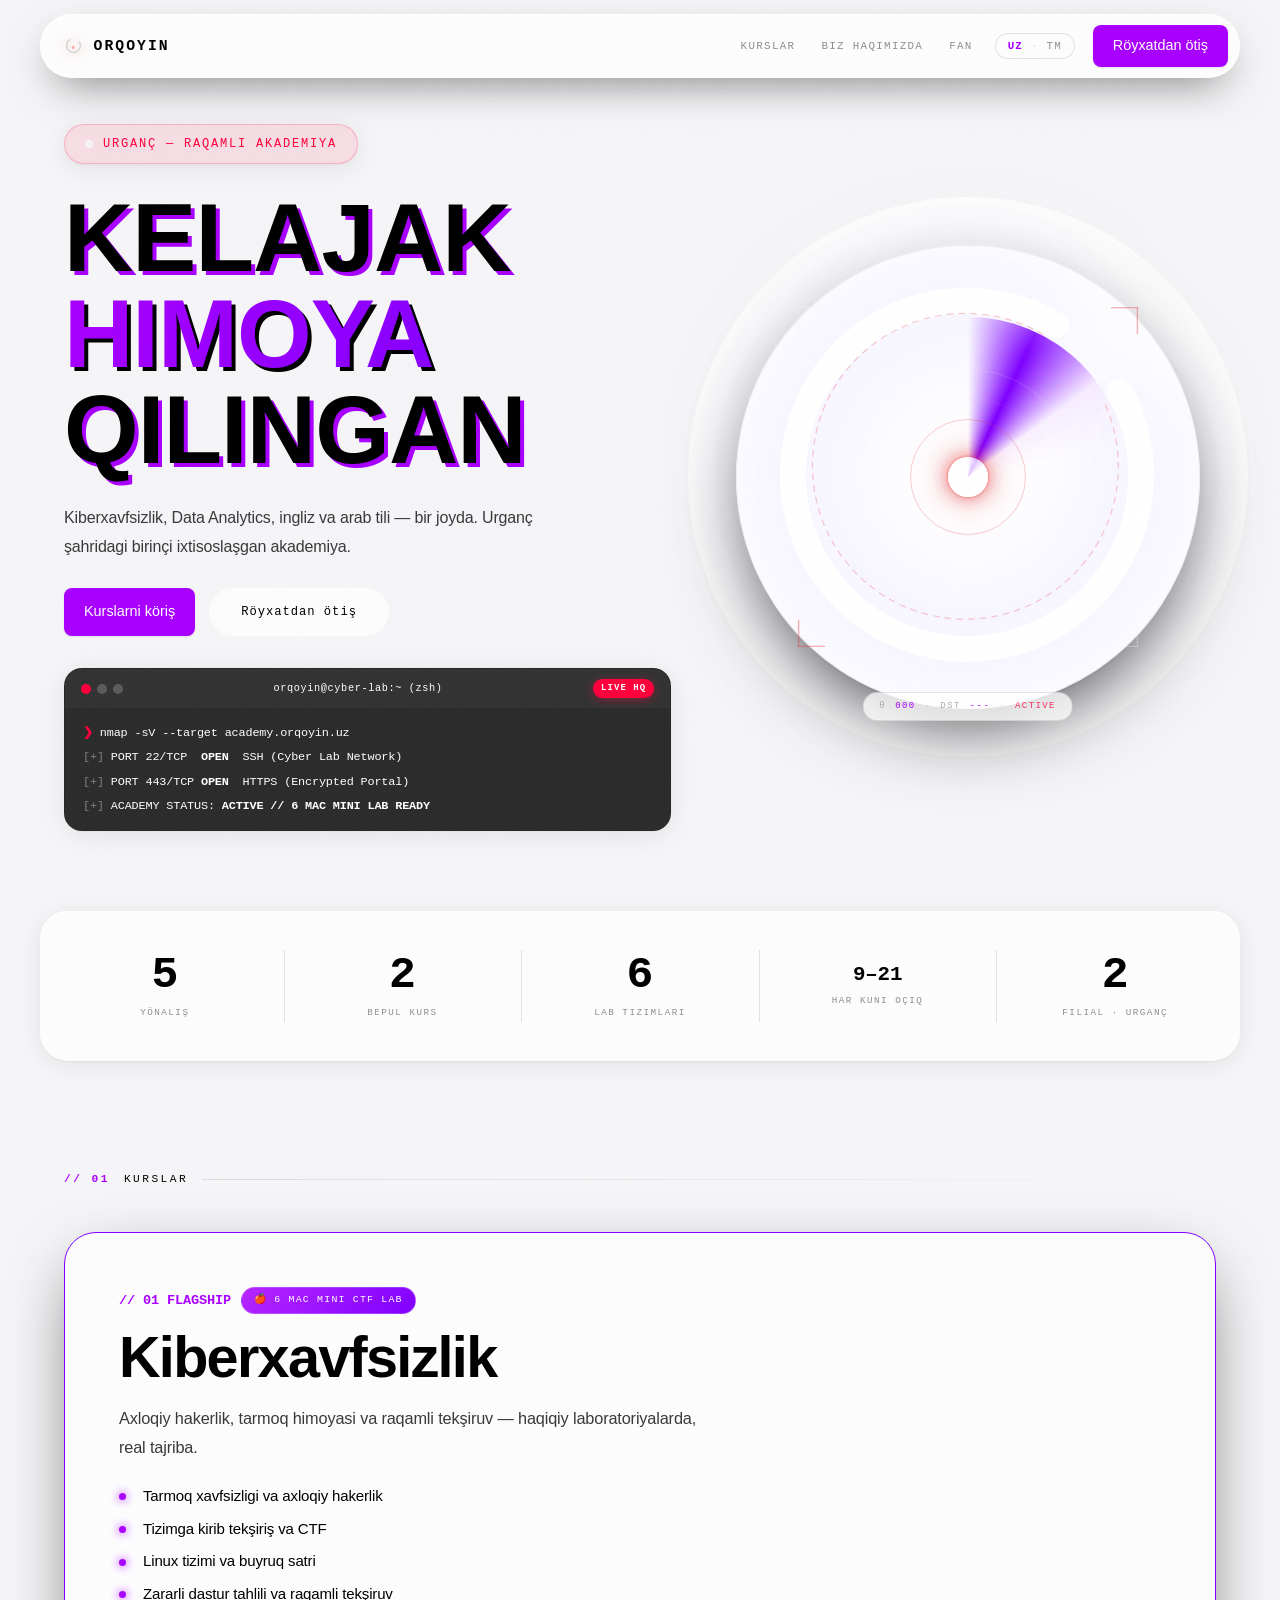
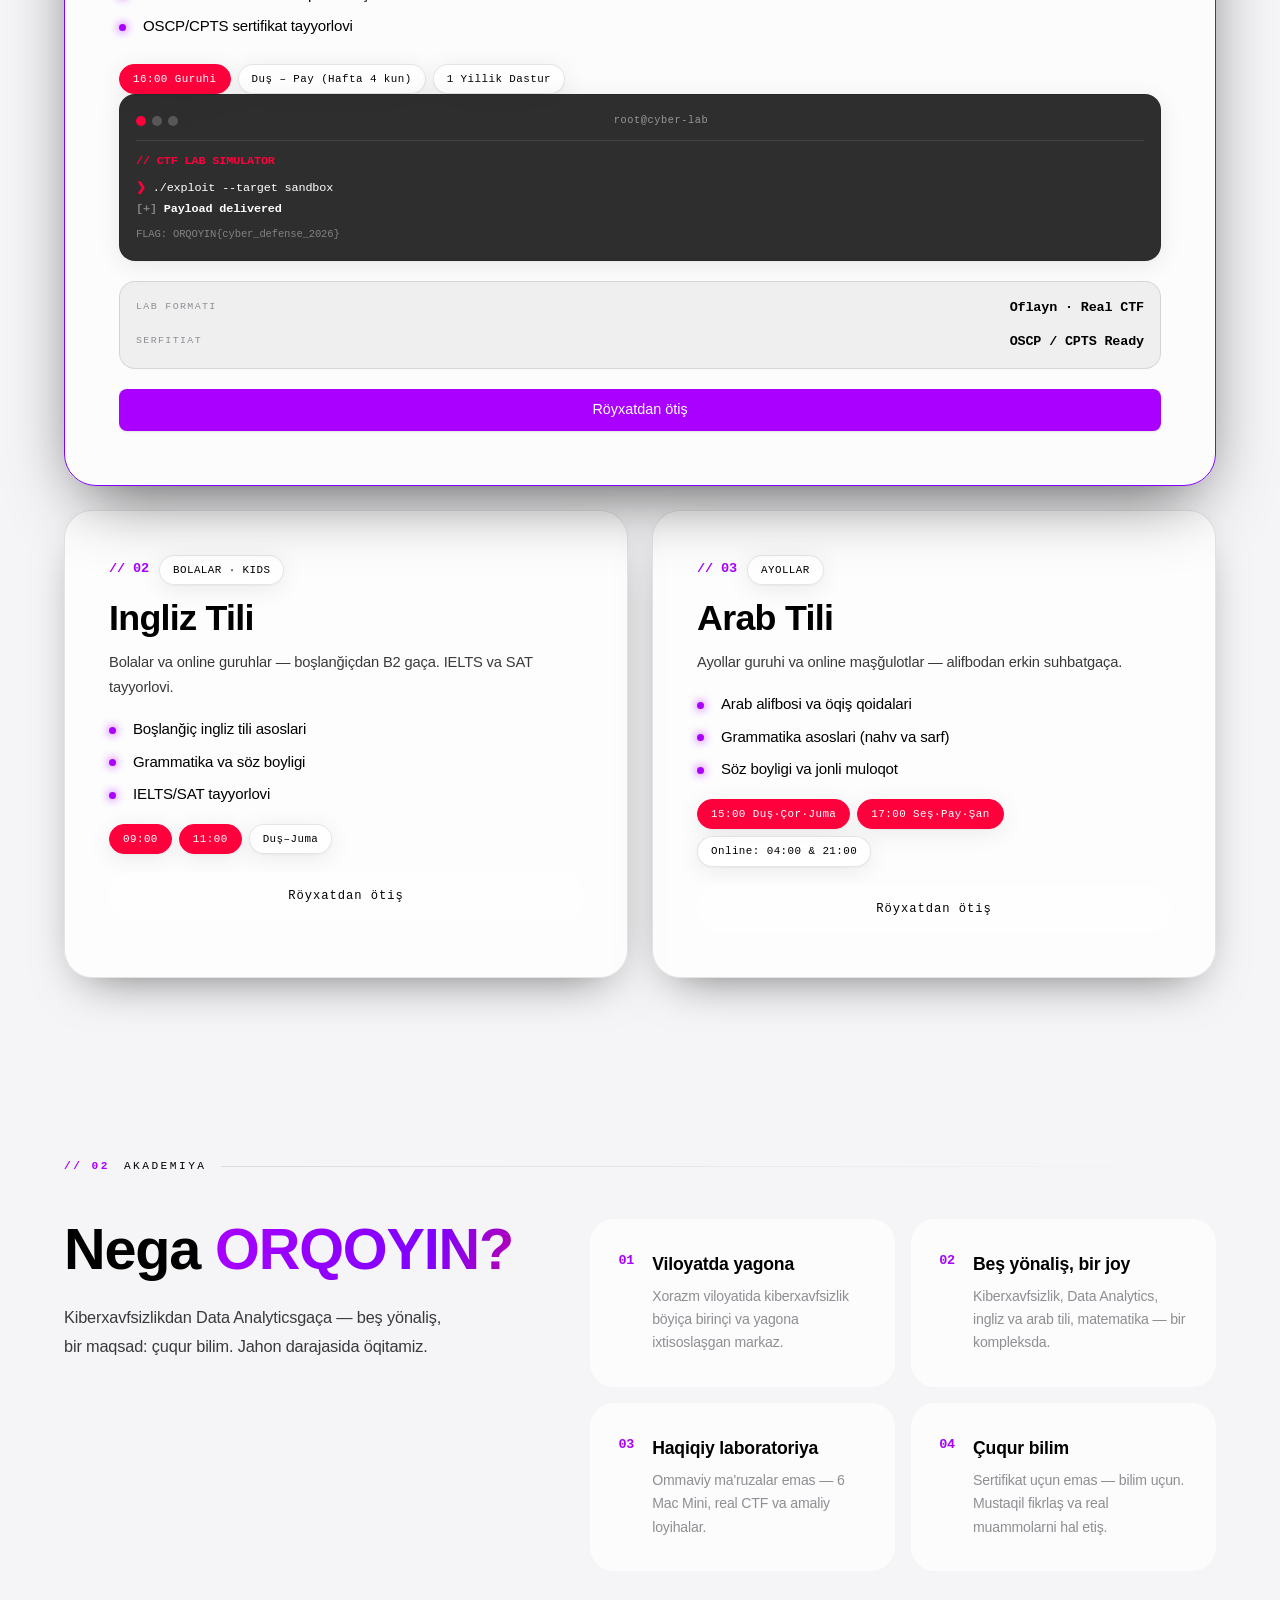
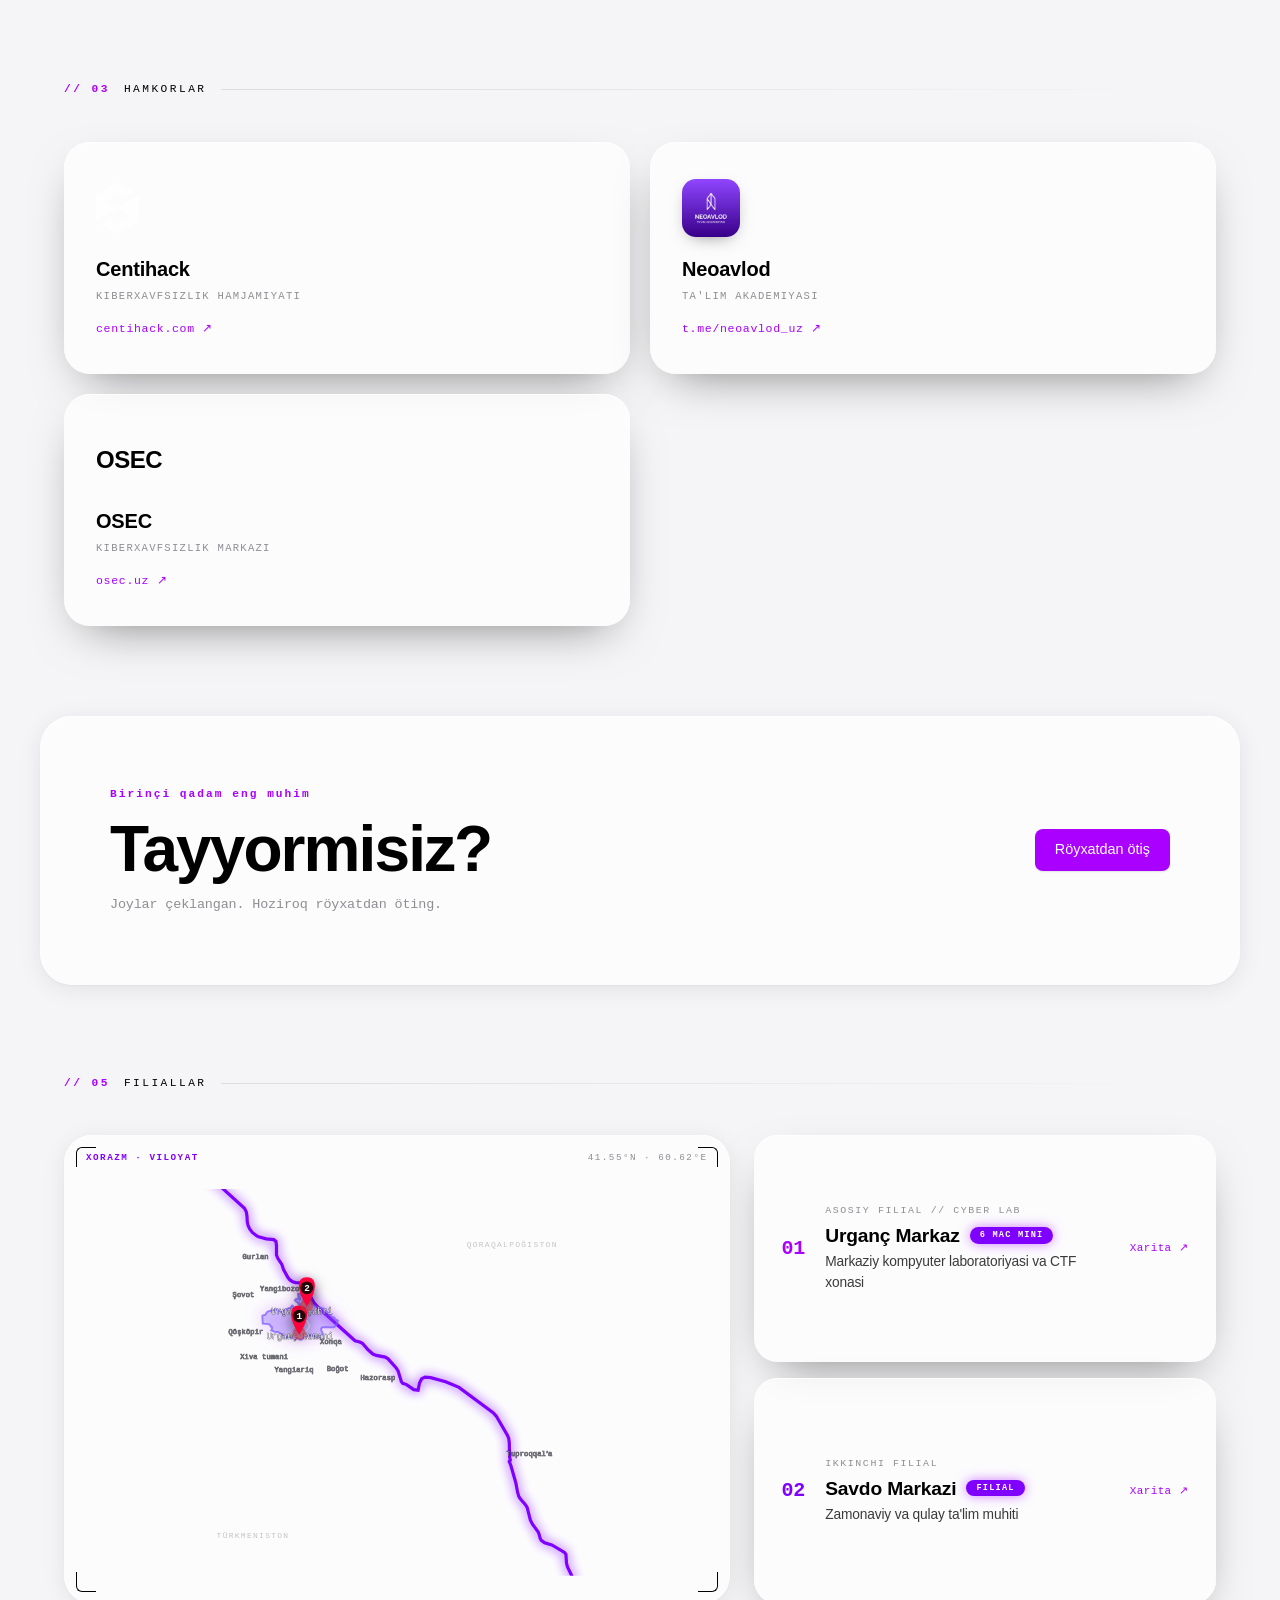
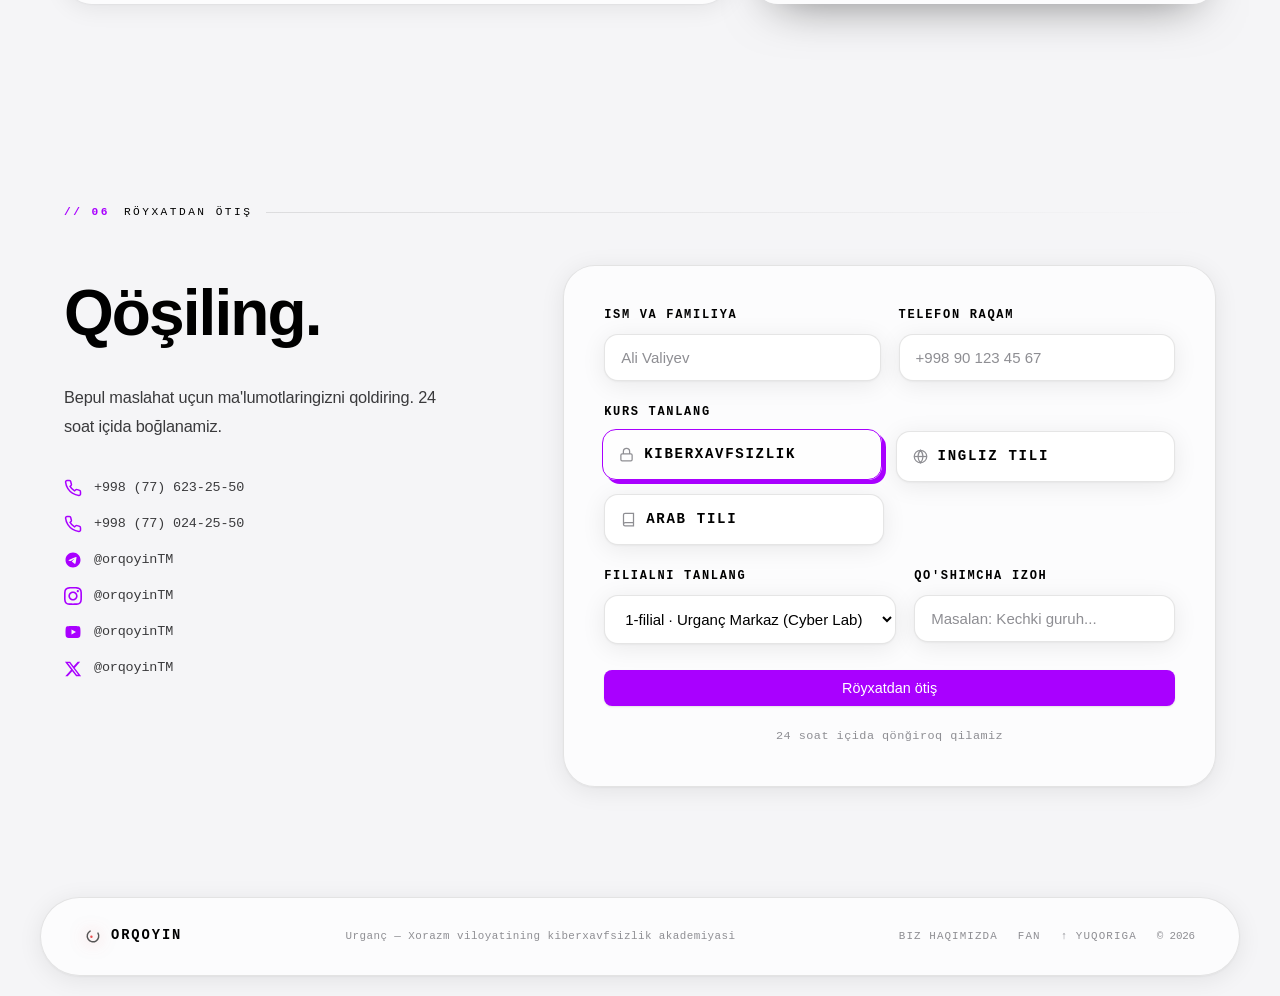
<file: index.html>
<!DOCTYPE html>
<html lang="uz" data-lang="uz">
<head>
    <meta charset="UTF-8">
    <meta name="viewport" content="width=device-width, initial-scale=1.0">
    <title>ORQOYIN — Urganç Akademiyasi: Kiberxavfsizlik, Ingliz & Arab tili</title>
    <meta name="description" content="Kiberxavfsizlik, ingliz va arab tili — Urganç şahridagi birinçi ixtisoslaşgan akademiya.">
    <meta name="theme-color" content="#050711">
    <meta property="og:title" content="ORQOYIN — Urganç Akademiyasi">
    <meta property="og:description" content="Kiberxavfsizlik, ingliz va arab tili — bir joyda.">
    <meta property="og:type" content="website">
    <link rel="icon" href="favicon.svg?v=20260718" type="image/svg+xml">
    <link rel="preconnect" href="https://fonts.googleapis.com">
    <link rel="preconnect" href="https://fonts.gstatic.com" crossorigin>
    <link href="https://fonts.googleapis.com/css2?family=Space+Grotesk:wght@300;400;500;600;700;800&family=Space+Mono:wght@400;700&display=swap" rel="stylesheet">
    <link rel="stylesheet" href="style.css?v=1787836158">
</head>
<body>

<!-- AURORA & CYBER LIGHT FIELD -->
<div class="aurora" aria-hidden="true">
    <span class="au1"></span><span class="au2"></span><span class="au3"></span>
</div>
<div class="aura-mouse" id="aura-mouse" aria-hidden="true"></div>

<!-- GRAIN -->
<svg class="grain" aria-hidden="true">
    <filter id="gf"><feTurbulence type="fractalNoise" baseFrequency="0.68" numOctaves="3" stitchTiles="stitch"/><feColorMatrix type="saturate" values="0"/></filter>
    <rect width="100%" height="100%" filter="url(#gf)" opacity="0.022"/>
</svg>

<!-- CURSOR -->
<div class="cur" id="cur" aria-hidden="true"></div>
<div class="cur-ring" id="cur-ring" aria-hidden="true"></div>

<!-- NAV -->
<header class="nav" id="nav">
    <a href="#top" class="logo" aria-label="ORQOYIN">
        <img class="logo-mark" src="logo.svg?v=20260718" width="19" height="19" alt="" aria-hidden="true">
        <span>ORQOYIN</span>
    </a>
    <div class="nav-end">
        <a href="#courses" class="nav-sci" data-i18n="nav_courses">Kurslar</a>
        <a href="/about/" class="nav-sci" data-i18n="nav_about_page">Biz haqimizda</a>
        <a href="/science/" class="nav-sci" data-i18n="nav_science">Fan</a>
        <button class="lang-btn" id="lang-toggle" aria-label="Til">
            <span class="lang-opt" data-l="uz">UZ</span>
            <span class="lang-sep">·</span>
            <span class="lang-opt" data-l="tm">TM</span>
        </button>
        <a href="#contact" class="nav-reg" data-i18n="nav_register">Röyxatdan ötiş</a>
        <button class="burger" id="burger" aria-label="Menu" aria-expanded="false">
            <span></span><span></span>
        </button>
    </div>
</header>

<!-- MOBILE MENU -->
<div class="mob-menu" id="mobile-menu" aria-hidden="true">
    <div class="mm-lang">
        <button class="mm-lang-btn" data-l="uz">Özbek</button>
        <button class="mm-lang-btn" data-l="tm">Türkmen</button>
    </div>
    <a href="#courses" class="mm-link" data-i18n="nav_courses">Kurslar</a>
    <a href="#about"   class="mm-link" data-i18n="nav_about">Akademiya</a>
    <a href="/about/"  class="mm-link" data-i18n="nav_about_page">Biz haqimizda</a>
    <a href="/science/" class="mm-link mm-sci" data-i18n="nav_science">Fan</a>
    <a href="#contact" class="mm-link mm-cta" data-i18n="nav_register">Röyxatdan ötiş</a>
</div>

<!-- ═══ HERO ═════════════════════════════════════════════════ -->
<section class="hero" id="top">

    <div class="hero-text">
        <p class="hero-eyebrow" data-i18n="hero_badge">OFFENSIVE SECURITY ACADEMY // CYBER HQ</p>
        <h1 class="hero-title">
            <span class="ht scramble" data-final-uz="KELAJAK"  data-final-tm="GELJEK">KELAJAK</span>
            <span class="ht ht-amber scramble" data-final-uz="HIMOYA" data-final-tm="GORAGLY">HIMOYA</span>
            <span class="ht scramble" data-final-uz="QILINGAN" data-final-tm="BOLSUN">QILINGAN</span>
        </h1>
        <p class="hero-sub" data-i18n="hero_sub">Kiberxavfsizlik, ingliz va arab tili — bir joyda.<br>Urganç şahridagi birinçi ixtisoslaşgan akademiya.</p>
        <div class="hero-btns">
            <a href="#courses" class="btn-amber" data-i18n="hero_btn_courses">Kurslarni köriş</a>
            <a href="#contact" class="btn-ghost" data-i18n="nav_register">Röyxat</a>
        </div>

        <!-- LIVE TERMINAL PREVIEW -->
        <div class="hero-terminal">
            <div class="term-header">
                <div class="term-dots"><span></span><span></span><span></span></div>
                <span class="term-title">orqoyin@cyber-lab:~ (zsh)</span>
                <span class="term-badge">LIVE HQ</span>
            </div>
            <div class="term-body mono">
                <p class="term-line"><span class="t-prompt">❯</span> nmap -sV --target academy.orqoyin.uz</p>
                <p class="term-res"><span class="t-dim">[+]</span> PORT 22/TCP  &nbsp;<span class="t-cyan">OPEN</span> &nbsp;SSH (Cyber Lab Network)</p>
                <p class="term-res"><span class="t-dim">[+]</span> PORT 443/TCP <span class="t-cyan">OPEN</span> &nbsp;HTTPS (Encrypted Portal)</p>
                <p class="term-res"><span class="t-dim">[+]</span> ACADEMY STATUS: <span class="t-green">ACTIVE // 6 MAC MINI LAB READY</span></p>
            </div>
        </div>
    </div>

    <div class="hero-eye-wrap">
        <div class="eye-haze"></div>
        <div class="eye" id="eye">
            <div class="eye-lens" aria-hidden="true"></div>
            <div class="eye-scan"></div>
            <div class="eye-iris eye-i1"></div>
            <div class="eye-iris eye-i2"></div>
            <div class="eye-iris eye-i3"></div>
            <div class="eye-ch-h"></div>
            <div class="eye-ch-v"></div>
            <div class="eye-pupil" id="eye-pupil"></div>
            <svg class="eye-svg" viewBox="0 0 340 340" fill="none" aria-hidden="true">
                <circle cx="170" cy="170" r="163" stroke="rgba(245,241,232,0.025)" stroke-width="1" stroke-dasharray="2 8"/>
                <!-- Main ORQOYIN arc — 300°, gap upper-right -->
                <path d="M 299 97 A 148 148 0 1 1 245 41"
                      stroke="white" stroke-width="22" stroke-linecap="round"
                      class="eye-arc"/>
                <!-- inner echo -->
                <path d="M 287 109 A 130 130 0 1 1 234 49"
                      stroke="rgba(232,64,64,0.28)" stroke-width="1"
                      stroke-dasharray="5 5" stroke-linecap="round"/>
                <!-- HUD corners -->
                <polyline points="26,26 26,48"   stroke="rgba(245,241,232,0.3)" stroke-width="1.2" stroke-linecap="round"/>
                <polyline points="26,26 48,26"   stroke="rgba(245,241,232,0.3)" stroke-width="1.2" stroke-linecap="round"/>
                <polyline points="314,26 314,48"  stroke="rgba(232,64,64,0.4)" stroke-width="1.2" stroke-linecap="round"/>
                <polyline points="292,26 314,26"  stroke="rgba(232,64,64,0.4)" stroke-width="1.2" stroke-linecap="round"/>
                <polyline points="26,314 26,292"  stroke="rgba(232,64,64,0.4)" stroke-width="1.2" stroke-linecap="round"/>
                <polyline points="26,314 48,314"  stroke="rgba(232,64,64,0.4)" stroke-width="1.2" stroke-linecap="round"/>
                <polyline points="314,314 314,292" stroke="rgba(245,241,232,0.3)" stroke-width="1.2" stroke-linecap="round"/>
                <polyline points="292,314 314,314" stroke="rgba(245,241,232,0.3)" stroke-width="1.2" stroke-linecap="round"/>
            </svg>
            <div class="eye-hud">
                <span class="hk">θ</span><span class="hv" id="eye-angle">000</span>
                <span class="hs">·</span>
                <span class="hk">DST</span><span class="hv" id="eye-dist">---</span>
                <span class="hs">·</span>
                <span class="hactive">ACTIVE</span>
            </div>
        </div>
    </div>

</section>

<!-- ═══ STATS ══════════════════════════════════════════════════ -->
<div class="stats-bar">
    <div class="stat-item"><span class="sv" data-count="5">5</span><span class="sl" data-i18n="stat_directions">Yönaliş</span></div>
    <div class="stat-item"><span class="sv" data-count="2">2</span><span class="sl" data-i18n="stat_free">Bepul kurs</span></div>
    <div class="stat-item"><span class="sv" data-count="6">6</span><span class="sl">Lab Tizimlari</span></div>
    <div class="stat-item"><span class="sv sv-sm">9–21</span><span class="sl" data-i18n="stat_hours">Har kuni oçiq</span></div>
    <div class="stat-item"><span class="sv" data-count="2">2</span><span class="sl" data-i18n="stat_branches">Filial · Urganç</span></div>
</div>

<!-- ═══ BENTO COURSES MATRIX ═══════════════════════════════════ -->
<section class="courses" id="courses">
    <div class="sec-label"><span class="mono">// 01</span><span data-i18n="nav_courses">KURSLAR MATRITSASI</span></div>

    <div class="bento-courses-grid">

        <!-- 01 FLAGSHIP CYBERSECURITY -->
        <div class="bento-flagship reveal">
            <div class="bento-main">
                <div class="bento-tag-row">
                    <span class="bento-num">// 01 FLAGSHIP</span>
                    <span class="bento-badge-lab">🍎 6 MAC MINI CTF LAB</span>
                </div>
                <h2 class="bento-title" data-i18n="cyber_title">Kiberxavfsizlik</h2>
                <p class="bento-desc" data-i18n="cyber_desc">Axloqiy hakerlik, tarmoq himoyasi va raqamli tekşiruv — haqiqiy laboratoriyalarda, real tajriba va CTF.</p>
                <ul class="bento-list">
                    <li data-i18n="cyber_t1">Tarmoq xavfsizligi va axloqiy hakerlik (Ethical Hacking)</li>
                    <li data-i18n="cyber_t2">Tizimga kirib tekşiriş va CTF musobaqalari</li>
                    <li data-i18n="cyber_t3">Linux tizimi, Bash scripting va buyruq satri</li>
                    <li data-i18n="cyber_t4">Zararli dastur tahlili va raqamli tekşiruv</li>
                    <li data-i18n="cyber_t5">OSCP / CPTS xalqaro sertifikat tayyorlovi</li>
                </ul>
                <div class="chips">
                    <span class="chip chip-hot">16:00 Guruhi</span>
                    <span class="chip">Duş – Pay (Hafta 4 kun)</span>
                    <span class="chip">1 Yillik Dastur</span>
                </div>
            </div>

            <div class="bento-side-panel">
                <div class="bento-terminal-box">
                    <div class="term-header" style="padding: 0 0 10px 0; margin-bottom: 10px; border-bottom: 1px solid rgba(255,255,255,0.1); background: transparent;">
                        <div class="term-dots"><span></span><span></span><span></span></div>
                        <span class="term-title" style="color: rgba(255,255,255,0.5);">root@cyber-lab</span>
                        <div></div>
                    </div>
                    <p style="color:var(--red); font-weight:700; margin-bottom:6px;">// CTF LAB SIMULATOR</p>
                    <p style="color:#ffffff;"><span style="color:var(--red); font-weight:700;">❯</span> ./exploit --target sandbox</p>
                    <p style="color:#ffffff; font-weight:700;"><span style="color:rgba(255,255,255,0.4);">[+]</span> Payload delivered</p>
                    <p style="color:rgba(255,255,255,0.4); font-size:.66rem; margin-top:4px;">FLAG: ORQOYIN{cyber_defense_2026}</p>
                </div>
                <div class="bento-meta-strip">
                    <div class="bento-meta-item">
                        <span class="bento-meta-k">LAB FORMATI</span>
                        <span class="bento-meta-v">Oflayn · Real CTF</span>
                    </div>
                    <div class="bento-meta-item">
                        <span class="bento-meta-k">SERFITIAT</span>
                        <span class="bento-meta-v">OSCP / CPTS Ready</span>
                    </div>
                </div>
                <a href="#contact" class="btn-amber" style="width:100%;" data-i18n="nav_register">Kiberxavfsizlikka yozilish</a>
            </div>
        </div>

        <!-- 02 ENGLISH -->
        <div class="bento-card-6 reveal" data-d="2">
            <div>
                <div class="bento-tag-row">
                    <span class="bento-num">// 02</span>
                    <span class="chip" data-i18n="eng_kids_label">KIDS & ONLINE</span>
                </div>
                <h3 class="bento-card-title" data-i18n="eng_title">Ingliz Tili</h3>
                <p class="bento-card-desc" data-i18n="eng_desc">Bolalar va online guruhlar — boşlanğiçdan B2 gaça. IELTS va SAT tayyorlovi.</p>
                <ul class="bento-list" style="margin-bottom:18px;">
                    <li data-i18n="eng_t1">Boşlanğiç ingliz tili asoslari</li>
                    <li data-i18n="eng_t2">Grammatika va faol söz boyligi</li>
                    <li data-i18n="eng_t5">IELTS / SAT xalqaro imtihonlari</li>
                </ul>
            </div>
            <div>
                <div class="chips" style="margin-bottom:18px;">
                    <span class="chip chip-hot">09:00</span>
                    <span class="chip chip-hot">11:00</span>
                    <span class="chip">Duş–Juma</span>
                </div>
                <a href="#contact" class="btn-ghost" style="width:100%; justify-content:center;" data-i18n="nav_register">Röyxatdan ötiş</a>
            </div>
        </div>

        <!-- 03 ARABIC -->
        <div class="bento-card-6 reveal" data-d="3">
            <div>
                <div class="bento-tag-row">
                    <span class="bento-num">// 03</span>
                    <span class="chip" data-i18n="arab_women_label">AYOLLAR & ONLINE</span>
                </div>
                <h3 class="bento-card-title" data-i18n="arab_title">Arab Tili</h3>
                <p class="bento-card-desc" data-i18n="arab_desc">Ayollar guruhi va online maşğulotlar — alifbodan erkin suhbatgaça.</p>
                <ul class="bento-list" style="margin-bottom:18px;">
                    <li data-i18n="arab_t1">Arab alifbosi va tajvid qoidalari</li>
                    <li data-i18n="arab_t2">Grammatika asoslari (Nahv va Sarf)</li>
                    <li data-i18n="arab_t3">Söz boyligi va jonli muloqot</li>
                </ul>
            </div>
            <div>
                <div class="chips" style="margin-bottom:18px;">
                    <span class="chip chip-hot">15:00 Duş·Çor·Juma</span>
                    <span class="chip chip-hot">17:00 Seş·Pay·Şan</span>
                    <span class="chip">Online: 04:00 & 21:00</span>
                </div>
                <a href="#contact" class="btn-ghost" style="width:100%; justify-content:center;" data-i18n="nav_register">Röyxatdan ötiş</a>
            </div>
        </div>

        
</section>

<!-- ═══ WHY ═══════════════════════════════════════════════════ -->
<section class="why" id="about">
    <div class="sec-label"><span class="mono">// 02</span><span data-i18n="nav_about">AKADEMIYA VA USTUNLIKLAR</span></div>
    <div class="why-inner">
        <div class="why-left reveal">
            <p class="why-stmt"><span data-i18n="why_title">Nega</span> <span class="amber-t">ORQOYIN?</span></p>
            <p class="why-desc" data-i18n="why_desc">Amaliy kiberxavfsizlik, xorijiy tillar va matematika. Haqiqiy bilim va natijaga yo'naltirilgan akademiya.</p>
        </div>
        <div class="why-right">
            <div class="why-item reveal"><span class="wi-n mono">01</span><div><p class="wi-t" data-i18n="reason1_title">Viloyatda yagona</p><p class="wi-d" data-i18n="reason1_desc">Xorazm viloyatida kiberxavfsizlik böyiça birinçi va yagona ixtisoslaşgan markaz.</p></div></div>
            <div class="why-item reveal" data-d="2"><span class="wi-n mono">02</span><div><p class="wi-t" data-i18n="reason2_title">To'rt yo'nalish, bir joy</p><p class="wi-d" data-i18n="reason2_desc">Kiberxavfsizlik, ingliz va arab tili, matematika — bir kompleksda.</p></div></div>
            <div class="why-item reveal" data-d="3"><span class="wi-n mono">03</span><div><p class="wi-t" data-i18n="reason3_title">Haqiqiy laboratoriya</p><p class="wi-d" data-i18n="reason3_desc">Quruq nazariya emas — real CTF va amaliy laboratoriyalar asosidagi o'quv dasturi.</p></div></div>
            <div class="why-item reveal" data-d="4"><span class="wi-n mono">04</span><div><p class="wi-t" data-i18n="reason4_title">Çuqur bilim</p><p class="wi-d" data-i18n="reason4_desc">Sertifikat uçun emas — bilim uçun. Mustaqil fikrlaş va real muammolarni hal etiş.</p></div></div>
        </div>
    </div>
</section>

<!-- ═══ PARTNERS (HAAD REMOVED) ════════════════════════════════ -->
<section class="partners" id="partners">
    <div class="sec-label"><span class="mono">// 03</span><span data-i18n="partners_label">HAMKORLAR</span></div>
    <div class="pt-grid">
        <a class="pt-card reveal" href="https://centihack.com" target="_blank" rel="noopener">
            <div class="pt-logo"><img class="mono-mark" src="/partners/centihack.png?v=20260718" alt="Centihack" width="140" height="58" loading="lazy"></div>
            <div><p class="pt-name">Centihack</p><p class="pt-role" data-i18n="pt_centihack">Kiberxavfsizlik hamjamiyati</p></div>
            <span class="pt-link mono">centihack.com&nbsp;↗</span>
        </a>
        <a class="pt-card reveal" data-d="2" href="https://t.me/neoavlod_uz" target="_blank" rel="noopener">
            <div class="pt-logo"><img class="avatar" src="/partners/neoavlod.jpg?v=20260718" alt="Neoavlod" width="58" height="58" loading="lazy"></div>
            <div><p class="pt-name">Neoavlod</p><p class="pt-role" data-i18n="pt_neoavlod">Ta'lim akademiyasi</p></div>
            <span class="pt-link mono">t.me/neoavlod_uz&nbsp;↗</span>
        </a>
        <a class="pt-card reveal" data-d="3" href="https://osec.uz" target="_blank" rel="noopener">
            <div class="pt-logo"><div style="font-size: 24px; font-weight: 800; color: var(--accent); letter-spacing: -0.5px;">OSEC</div></div>
            <div><p class="pt-name">OSEC</p><p class="pt-role">Kiberxavfsizlik markazi</p></div>
            <span class="pt-link mono">osec.uz&nbsp;↗</span>
        </a>
    </div>
</section>



<!-- ═══ CTA ══════════════════════════════════════════════════ -->
<div class="cta-strip reveal">
    <div>
        <p class="cta-eye mono" data-i18n="cta_sub">Birinçi qadam eng muhim</p>
        <h2 class="cta-title" data-i18n="cta_title">Tayyormisiz?</h2>
        <p class="cta-note mono" data-i18n="cta_note">Joylar çeklangan. Hoziroq röyxatdan öting.</p>
    </div>
    <a href="#contact" class="btn-amber cta-btn" data-i18n="nav_register">Röyxatdan ötiş</a>
</div>

<!-- ═══ BRANCHES ═══════════════════════════════════════════════ -->
<section class="branches" id="branches">
    <div class="sec-label"><span class="mono">// 05</span><span data-i18n="branches_label">FILIALLAR</span></div>
    <div class="br-inner">
        <div class="br-map reveal">
            <span class="hud-c tl"></span><span class="hud-c tr"></span><span class="hud-c bl"></span><span class="hud-c br"></span>
            <div class="br-map-head">
                <span class="mono br-map-title">XORAZM · VILOYAT</span>
                <span class="mono br-map-coord">41.55°N · 60.62°E</span>
            </div>
            <svg class="kh-map" viewBox="0 0 360 290" fill="none" xmlns="http://www.w3.org/2000/svg" xmlns:xlink="http://www.w3.org/1999/xlink" role="img" aria-label="Xorazm — filiallar">
            <defs><radialGradient id="fmain" cx="50%" cy="50%" r="62%"><stop offset="0%" stop-color="#fff" stop-opacity="1"/><stop offset="66%" stop-color="#fff" stop-opacity=".8"/><stop offset="100%" stop-color="#fff" stop-opacity="0"/></radialGradient><mask id="mmain"><rect width="360" height="290" fill="url(#fmain)"/></mask><clipPath id="cmain"><rect width="360" height="290"/></clipPath></defs>
            <g clip-path="url(#cmain)">
            <g class="kh-nb-g" mask="url(#mmain)">
            <path class="kh-nb" d="M197.9,153.6L192.2,154.3L185.7,148.6L184.4,134.8L160.8,123.3L161.4,119.4L157.6,112.8L140.1,104.5L138.2,99.2L128.9,91.8L120.0,80.4L117.6,71.8L110.6,68.6L105.1,60.9L99.1,38.4L95.2,34.9L83.4,31.1L71.9,38.2L66.6,37.0L65.5,45.6L52.9,54.0L30.7,38.3L30.7,35.4L39.1,33.8L36.3,18.6L33.1,13.0L41.6,9.7L41.1,4.3L31.6,0.3L24.3,-9.0L16.8,-12.6L12.8,-6.8L-0.7,-9.6L-31.5,-9.1L-47.3,-26.8L-46.2,-31.7L-54.9,-43.7L-58.8,-46.5L-66.3,-43.4L-74.5,-44.4L-84.1,-48.1L-121.2,-87.3L-122.1,-82.4L-119.9,-77.0L-126.0,-75.7L-124.3,-73.9L-124.7,-67.5L-126.7,-65.6L-140.4,-65.7L-161.2,-71.0L-175.7,-62.5L-175.3,-58.9L-157.9,-49.6L-146.6,-27.7L-146.2,-22.4L-136.0,-16.9L-133.3,-13.2L-134.6,-10.6L-146.9,-11.9L-148.9,-26.5L-155.9,-34.3L-168.0,-37.3L-178.6,-33.2L-183.2,-40.6L-187.7,-42.9L-195.7,-39.8L-197.4,-33.5L-202.8,-35.6L-204.1,-30.9L-199.1,-22.6L-200.8,-4.7L-202.1,-2.3L-210.3,-3.7L-209.8,7.5L-232.1,11.4L-248.0,7.6L-260.8,8.3L-280.5,19.8L-288.7,38.0L-293.0,42.8L-305.3,47.8L-309.3,53.1L-311.6,64.1L-311.1,84.3L-305.0,100.2L-302.6,123.1L-298.5,129.2L-289.8,129.3L-290.5,132.3L-299.8,137.8L-303.0,146.8L-422.6,138.4L-419.2,-425.0L-170.0,-499.7L-82.0,-479.5L-4.8,-425.9L142.2,-303.3L169.8,-290.8L181.5,-289.7L183.0,-292.2L266.1,-194.0L303.5,-191.7L311.8,-179.9L336.0,-169.9L336.2,-166.0L320.7,-140.0L270.3,-61.0L265.6,-31.4L265.3,-6.7L276.4,21.0L242.5,41.8L257.8,71.7L276.4,97.1L321.5,172.2L287.8,186.5L279.4,179.2L249.0,141.1L236.8,134.1L211.1,132.4L204.2,134.6L197.9,139.4L198.0,152.1Z"/>
            </g>
            <text class="kh-nb-l" x="266.4" y="43.6" text-anchor="middle">QORAQALPOĞISTON</text>
            <text class="kh-nb-l" x="72.0" y="261.4" text-anchor="middle">TÜRKMENISTON</text>
            <path class="kh-river" d="M318.1,338.3L316.9,334.2L314.9,325.6L314.6,322.1L315.0,318.8L316.0,316.1L316.6,313.3L316.2,310.1L312.7,302.2L312.2,299.1L312.1,295.1L311.7,292.0L310.7,289.3L307.8,283.2L307.1,280.4L306.7,274.0L305.6,272.6L296.1,267.0L290.7,265.4L288.2,263.5L287.4,262.1L286.5,258.7L285.8,257.2L281.6,251.4L280.0,248.2L277.6,238.8L276.3,236.7L272.6,232.5L271.3,230.5L270.4,227.2L269.1,220.3L265.4,207.4L264.2,204.4L265.0,203.3L264.5,201.0L264.2,190.2L263.8,187.1L262.8,184.6L254.4,170.3L252.1,167.8L226.5,148.8L216.5,144.5L205.3,141.5L201.1,141.1L198.5,142.3L196.9,145.5L195.8,150.9L192.6,150.5L187.2,146.7L184.3,145.7L183.3,144.6L180.8,136.4L179.4,134.2L173.3,127.4L171.1,126.1L164.5,124.8L161.9,123.8L158.3,120.6L154.2,115.9L152.9,115.1L151.4,114.5L148.5,113.8L121.3,89.3L117.6,85.1L114.7,79.8L112.7,73.9L111.4,71.4L109.6,70.3L104.1,70.2L101.7,69.5L99.7,68.2L98.1,66.2L94.9,60.4L93.6,56.5L90.5,51.8L89.6,49.4L89.6,42.5L89.2,39.3L87.6,38.0L81.9,37.4L76.2,35.9L74.9,35.2L71.5,32.6L69.5,30.0L68.3,27.4L67.7,24.5L67.5,20.6L67.0,17.2L65.6,14.5L42.5,-6.5L37.1,-9.7L32.9,-11.0L28.4,-14.5L25.9,-15.5L23.2,-15.3L18.4,-13.7L16.0,-13.3L13.0,-13.5L10.4,-14.1L-4.5,-21.8L-8.6,-24.7L-19.4,-39.1"/>
            <path class="kh-hx kh-on" fill-rule="evenodd" d="M129.5,93.6L130.6,95.0L130.9,95.5L131.3,96.1L132.2,96.1L133.1,96.6L133.1,97.5L135.6,98.7L135.3,100.5L133.9,102.8L133.4,103.2L133.1,103.4L132.4,103.7L131.2,103.8L126.0,103.6L124.8,103.7L124.1,103.8L123.8,104.0L123.5,104.2L123.3,104.5L123.2,104.9L123.1,105.2L123.2,105.9L123.4,106.5L123.8,107.0L124.1,107.5L124.2,108.1L124.1,108.4L123.9,109.1L123.1,110.6L122.6,111.1L122.3,111.2L121.5,111.4L121.1,111.4L120.3,111.3L119.6,111.1L118.5,110.6L117.8,110.3L117.0,110.1L116.2,110.0L113.6,109.9L107.8,113.2L106.8,112.8L106.0,112.1L105.0,111.7L104.5,111.7L104.1,112.8L102.3,112.1L101.8,111.4L101.2,111.6L99.7,111.3L98.1,111.3L96.7,111.0L96.6,111.0L95.9,110.9L95.0,110.5L94.6,109.2L93.2,108.7L92.2,108.0L90.8,107.4L90.0,107.1L89.2,107.3L88.2,107.2L87.6,106.8L87.0,106.5L86.0,106.3L85.6,106.1L86.1,105.3L86.3,104.3L86.2,103.6L85.7,103.5L85.7,103.4L84.7,101.9L84.0,101.4L81.8,101.2L79.3,101.0L79.1,97.4L79.0,95.0L81.3,94.3L81.9,93.1L82.5,92.3L83.1,91.9L85.1,91.3L87.1,90.9L87.4,90.8L87.7,90.8L88.1,90.6L88.2,90.6L88.3,90.5L88.5,90.4L88.7,90.3L89.5,90.6L89.8,90.2L93.7,92.7L94.1,92.0L94.2,92.1L94.8,91.1L99.1,89.2L99.8,89.5L100.4,89.6L100.5,88.4L101.4,87.4L102.0,87.8L102.4,89.0L103.1,90.1L103.8,90.7L105.7,90.2L106.3,90.0L106.7,90.3L108.5,90.2L109.0,90.3L110.5,91.4L110.9,90.9L110.4,90.1L111.6,88.9L110.2,88.8L109.4,89.4L108.9,89.1L108.0,88.3L107.7,87.2L107.2,87.0L107.2,86.3L106.5,85.6L106.1,86.3L105.3,84.8L105.0,84.9L104.1,84.2L103.4,83.4L104.2,82.5L104.4,82.8L104.5,82.9L105.2,82.4L105.2,82.4L106.3,81.7L106.9,83.1L107.4,82.7L106.9,81.3L106.8,80.9L105.8,80.2L105.8,78.4L105.9,78.3L108.9,79.9L112.5,82.0L113.1,82.2L113.2,82.2L113.8,82.2L116.5,86.3L117.2,87.0L119.2,88.2L120.9,88.7L121.6,89.2L123.1,88.9L123.7,89.4L125.0,89.6L125.2,90.7L127.3,91.9L128.4,93.1L129.5,93.6Z"/>
            <path class="kh-hx kh-on kh-city" d="M114.5,102.6L112.8,98.9L108.7,97.4L104.7,98.9L103.0,102.6L104.7,106.2L108.7,107.8L112.8,106.2Z"/>
            </g>
            <text class="kh-l" x="73.9" y="52.2" text-anchor="middle">Gurlan</text>
            <text class="kh-l" x="64.9" y="80.7" text-anchor="middle">Şovot</text>
            <text class="kh-l" x="93.7" y="76.8" text-anchor="middle">Yangibozor</text>
            <text class="kh-l" x="66.7" y="109.1" text-anchor="middle">Qöşköpir</text>
            <text class="kh-l kh-l-on" x="107.2" y="112.6" text-anchor="middle">Urganç tumani</text>
            <text class="kh-l" x="80.4" y="127.6" text-anchor="middle">Xiva tumani</text>
            <text class="kh-l" x="102.8" y="137.3" text-anchor="middle">Yangiariq</text>
            <text class="kh-l" x="135.5" y="136.2" text-anchor="middle">Boğot</text>
            <text class="kh-l" x="130.5" y="116.0" text-anchor="middle">Xonqa</text>
            <text class="kh-l" x="165.7" y="143.6" text-anchor="middle">Hazorasp</text>
            <text class="kh-l" x="279.4" y="200.3" text-anchor="middle">Tuproqqalʼa</text>
            <text class="kh-l kh-l-on kh-l-city" x="108.7" y="93.6" text-anchor="middle">Urganç şahri</text>
            <a class="kh-pinlink" xlink:href="https://maps.app.goo.gl/df6pieRZq7c63Wmv9" href="https://maps.app.goo.gl/df6pieRZq7c63Wmv9" target="_blank" rel="noopener" aria-label="Filial 1">
            <g class="kh-pin" transform="translate(106.6,108.3)"><circle class="kh-pulse" cx="0" cy="0" r="5"/><path class="kh-pin-body" d="M0,1 C -8,-11 -8,-21 0,-21 C 8,-21 8,-11 0,1 Z"/><circle class="kh-pin-hole" cx="0" cy="-13" r="4.8"/><text class="kh-pin-n" x="0" y="-10.8" text-anchor="middle">1</text></g></a>
            <a class="kh-pinlink" xlink:href="https://maps.app.goo.gl/RjgL6YTadvhFP4uGA" href="https://maps.app.goo.gl/RjgL6YTadvhFP4uGA" target="_blank" rel="noopener" aria-label="Filial 2">
            <g class="kh-pin" transform="translate(112.4,87.1)"><circle class="kh-pulse" cx="0" cy="0" r="5"/><path class="kh-pin-body" d="M0,1 C -8,-11 -8,-21 0,-21 C 8,-21 8,-11 0,1 Z"/><circle class="kh-pin-hole" cx="0" cy="-13" r="4.8"/><text class="kh-pin-n" x="0" y="-10.8" text-anchor="middle">2</text></g></a>
            </svg>
        </div>

        <div class="br-cards">
            <div class="br-card reveal">
                <span class="br-num mono">01</span>
                <div class="br-body">
                    <span class="br-tag mono">ASOSIY FILIAL // CYBER LAB</span>
                    <h3 class="br-name">Urganç Markaz <span class="br-badge mono">6 MAC MINI</span></h3>
                    <p class="br-sub">Markaziy kompyuter laboratoriyasi va CTF xonasi</p>
                </div>
                <a class="br-go mono" href="https://maps.app.goo.gl/df6pieRZq7c63Wmv9" target="_blank" rel="noopener">Xarita&nbsp;↗</a>
            </div>
            <div class="br-card reveal" data-d="2">
                <span class="br-num br-num-new mono">02</span>
                <div class="br-body">
                    <span class="br-tag mono">IKKINCHI FILIAL</span>
                    <h3 class="br-name">Savdo Markazi <span class="br-badge mono">FILIAL</span></h3>
                    <p class="br-sub">Zamonaviy va qulay ta'lim muhiti</p>
                </div>
                <a class="br-go mono" href="https://maps.app.goo.gl/RjgL6YTadvhFP4uGA" target="_blank" rel="noopener">Xarita&nbsp;↗</a>
            </div>
        </div>
    </div>
</section>

<!-- ═══ CONTACT ══════════════════════════════════════════════ -->
<section class="contact" id="contact">
    <div class="sec-label"><span class="mono">// 06</span><span data-i18n="nav_register">RO'YXATDAN O'TISH TERMINALI</span></div>
    <div class="contact-inner">
        <div class="contact-left reveal">
            <h2 class="contact-title" data-i18n="contact_title">Safimizga qöşiling</h2>
            <p class="contact-desc" data-i18n="contact_desc">Savollaringiz bormi yoki röyxatdan ötmoqçimisiz? Biz bilan boğlaning — har bir murojaatga tezda javob beramiz.</p>
            <div class="c-links">
                <a class="c-link" href="tel:+998776232550">
                    <svg width="18" height="18" viewBox="0 0 24 24" fill="none" stroke="currentColor" stroke-width="2"><path d="M22 16.92v3a2 2 0 0 1-2.18 2 19.79 19.79 0 0 1-8.63-3.07 19.5 19.5 0 0 1-6-6 19.79 19.79 0 0 1-3.07-8.67A2 2 0 0 1 4.11 2h3a2 2 0 0 1 2 1.72 12.84 12.84 0 0 0 .7 2.81 2 2 0 0 1-.45 2.11L8.09 9.91a16 16 0 0 0 6 6l1.27-1.27a2 2 0 0 1 2.11-.45 12.84 12.84 0 0 0 2.81.7A2 2 0 0 1 22 16.92z"/></svg>
                    <span>+998 (77) 623-25-50</span>
                </a>
                <a class="c-link" href="tel:+998770242550">
                    <svg width="18" height="18" viewBox="0 0 24 24" fill="none" stroke="currentColor" stroke-width="2"><path d="M22 16.92v3a2 2 0 0 1-2.18 2 19.79 19.79 0 0 1-8.63-3.07 19.5 19.5 0 0 1-6-6 19.79 19.79 0 0 1-3.07-8.67A2 2 0 0 1 4.11 2h3a2 2 0 0 1 2 1.72 12.84 12.84 0 0 0 .7 2.81 2 2 0 0 1-.45 2.11L8.09 9.91a16 16 0 0 0 6 6l1.27-1.27a2 2 0 0 1 2.11-.45 12.84 12.84 0 0 0 2.81.7A2 2 0 0 1 22 16.92z"/></svg>
                    <span>+998 (77) 024-25-50</span>
                </a>
                <a class="c-link" href="https://t.me/orqoyinTM" target="_blank" rel="noopener">
                    <svg width="18" height="18" viewBox="0 0 24 24" fill="currentColor"><path d="M12 2C6.48 2 2 6.48 2 12s4.48 10 10 10 10-4.48 10-10S17.52 2 12 2zm4.64 6.8c-.15 1.58-.8 5.42-1.13 7.19-.14.75-.42 1-.68 1.03-.58.05-1.02-.38-1.58-.75-.88-.58-1.38-.94-2.23-1.5-.99-.65-.35-1.01.22-1.59.15-.15 2.71-2.48 2.76-2.69a.2.2 0 0 0-.05-.18c-.06-.05-.14-.03-.21-.02-.09.02-1.49.95-4.22 2.79-.4.27-.76.41-1.08.4-.36-.01-1.04-.2-1.55-.37-.63-.2-1.12-.31-1.08-.66.02-.18.27-.36.75-.55 2.92-1.27 4.86-2.11 5.83-2.51 2.78-1.16 3.35-1.36 3.73-1.36.08 0 .27.02.39.12.1.08.13.19.14.27-.01.06.01.24 0 .38z"/></svg>
                    <span>@orqoyinTM</span>
                </a>
                <a class="c-link" href="https://instagram.com/orqoyinTM" target="_blank" rel="noopener">
                    <svg width="18" height="18" viewBox="0 0 24 24" fill="currentColor"><path d="M12 2.163c3.204 0 3.584.012 4.85.07 3.252.148 4.771 1.691 4.919 4.919.058 1.265.069 1.645.069 4.849 0 3.205-.012 3.584-.069 4.849-.149 3.225-1.664 4.771-4.919 4.919-1.266.058-1.644.07-4.85.07-3.204 0-3.584-.012-4.849-.07-3.26-.149-4.771-1.699-4.919-4.92-.058-1.265-.07-1.644-.07-4.849 0-3.204.013-3.583.07-4.849.149-3.227 1.664-4.771 4.919-4.919 1.266-.057 1.645-.069 4.849-.069zm0-2.163c-3.259 0-3.667.014-4.947.072-4.358.2-6.78 2.618-6.98 6.98-.059 1.281-.073 1.689-.073 4.948 0 3.259.014 3.668.072 4.948.2 4.358 2.618 6.78 6.98 6.98 1.281.058 1.689.072 4.948.072 3.259 0 3.668-.014 4.948-.072 4.354-.2 6.782-2.618 6.979-6.98.059-1.28.073-1.689.073-4.948 0-3.259-.014-3.667-.072-4.947-.196-4.354-2.617-6.78-6.979-6.98-1.281-.059-1.69-.073-4.949-.073zm0 5.838c-3.403 0-6.162 2.759-6.162 6.162s2.759 6.163 6.162 6.163 6.162-2.759 6.162-6.163c0-3.403-2.759-6.162-6.162-6.162zm0 10.162c-2.209 0-4-1.79-4-4 0-2.209 1.791-4 4-4s4 1.791 4 4c0 2.21-1.791 4-4 4zm6.406-11.845c-.796 0-1.441.645-1.441 1.44s.645 1.44 1.441 1.44c.795 0 1.439-.645 1.439-1.44s-.644-1.44-1.439-1.44z"/></svg>
                    <span>@orqoyinTM</span>
                </a>
                <a class="c-link" href="https://youtube.com/@orqoyinTM" target="_blank" rel="noopener">
                    <svg width="18" height="18" viewBox="0 0 24 24" fill="currentColor"><path d="M21.582,6.186c-0.23-0.86-0.908-1.538-1.768-1.768C18.254,4,12,4,12,4s-6.254,0-7.814,0.418 c-0.86,0.23-1.538,0.908-1.768,1.768C2,7.746,2,12,2,12s0,4.254,0.418,5.814c0.23,0.86,0.908,1.538,1.768,1.768 C5.746,20,12,20,12,20s6.254,0,7.814-0.418c0.86-0.23,1.538-0.908,1.768-1.768C22,16.254,22,12,22,12S22,7.746,21.582,6.186z M10,15.464V8.536L16,12L10,15.464z"/></svg>
                    <span>@orqoyinTM</span>
                </a>
                <a class="c-link" href="https://x.com/orqoyinTM" target="_blank" rel="noopener">
                    <svg width="18" height="18" viewBox="0 0 24 24" fill="currentColor"><path d="M18.244 2.25h3.308l-7.227 8.26 8.502 11.24H16.17l-5.214-6.817L4.99 21.75H1.68l7.73-8.835L1.254 2.25H8.08l4.713 6.231zm-1.161 17.52h1.833L7.084 4.126H5.117z"/></svg>
                    <span>@orqoyinTM</span>
                </a>
            </div>
        </div>

        <form class="reg-form reveal" id="reg-form" novalidate>
            <div class="fg-row">
                <div class="fg">
                    <label for="f-name" data-i18n="form_name">Ism va Familiya</label>
                    <input type="text" id="f-name" name="name" placeholder="Ali Valiyev" required autocomplete="name">
                </div>
                <div class="fg">
                    <label for="f-phone" data-i18n="form_phone">Telefon raqam</label>
                    <input type="tel" id="f-phone" name="phone" placeholder="+998 90 123 45 67" required autocomplete="tel">
                </div>
            </div>

            <div class="fg">
                <label data-i18n="form_course">Yönalişni tanlang</label>
                <div class="course-sel">
                    <label class="cs-opt">
                        <input type="radio" name="course" value="cyber" checked>
                        <span class="cs-card">
                            <svg width="15" height="15" viewBox="0 0 24 24" fill="none" stroke="currentColor" stroke-width="2"><rect x="3" y="11" width="18" height="11" rx="2" ry="2"/><path d="M7 11V7a5 5 0 0 1 10 0v4"/></svg>
                            <span data-i18n="cyber_title">Kiberxavfsizlik</span>
                        </span>
                    </label>
                    <label class="cs-opt">
                        <input type="radio" name="course" value="english">
                        <span class="cs-card">
                            <svg width="15" height="15" viewBox="0 0 24 24" fill="none" stroke="currentColor" stroke-width="2"><circle cx="12" cy="12" r="10"/><line x1="2" y1="12" x2="22" y2="12"/><path d="M12 2a15.3 15.3 0 0 1 4 10 15.3 15.3 0 0 1-4 10 15.3 15.3 0 0 1-4-10 15.3 15.3 0 0 1 4-10z"/></svg>
                            <span data-i18n="eng_title">Ingliz Tili</span>
                        </span>
                    </label>
                    <label class="cs-opt">
                        <input type="radio" name="course" value="arabic">
                        <span class="cs-card">
                            <svg width="15" height="15" viewBox="0 0 24 24" fill="none" stroke="currentColor" stroke-width="2"><path d="M4 19.5A2.5 2.5 0 0 1 6.5 17H20"/><path d="M6.5 2H20v20H6.5A2.5 2.5 0 0 1 4 19.5v-15A2.5 2.5 0 0 1 6.5 2z"/></svg>
                            <span data-i18n="arab_title">Arab Tili</span>
                        </span>
                    </label>
                    
                </div>
            </div>

            <div class="fg-row">
                <div class="fg">
                    <label for="f-branch" data-i18n="form_branch">Filial</label>
                    <select id="f-branch" name="branch">
                        <option value="1">1-filial · Urganç Markaz (Cyber Lab)</option>
                        <option value="2">2-filial · Savdo Markazi</option>
                    </select>
                </div>
                <div class="fg">
                    <label for="f-note">Qo'shimcha izoh</label>
                    <input type="text" id="f-note" name="note" placeholder="Masalan: Kechki guruh...">
                </div>
            </div>

            <input type="text" name="hp_field" class="hp-trap" tabindex="-1" autocomplete="off">

            <button type="submit" class="btn-amber btn-submit" id="btn-submit" data-i18n="nav_register">Röyxatdan ötiş</button>
            <p class="form-note" data-i18n="form_note">Ma'lumotlaringiz xavfsiz saqlanadi.</p>
        </form>
    </div>
</section>

<!-- ═══ FOOTER ════════════════════════════════════════════════ -->
<footer class="footer">
    <a href="/" class="foot-logo">
        <img class="logo-mark" src="logo.svg?v=20260718" width="16" height="16" alt="" aria-hidden="true">
        ORQOYIN
    </a>
    <p class="foot-tag mono" data-i18n="footer_tagline">Urganç — Xorazm viloyatining kiberxavfsizlik akademiyasi</p>
    <div class="foot-links">
        <a href="/about/" class="foot-link" data-i18n="nav_about_page">Biz haqimizda</a>
        <a href="/science/" class="foot-link">Fan</a>
        <a href="#top" class="foot-link">↑ Yuqoriga</a>
        <p class="foot-copy mono">© 2026</p>
    </div>
</footer>

<div class="toast" id="toast" role="status" aria-live="polite">
    <svg width="18" height="18" viewBox="0 0 24 24" fill="none" stroke="currentColor" stroke-width="2"><path d="M22 11.08V12a10 10 0 1 1-5.93-9.14"/><polyline points="22 4 12 14.01 9 11.01"/></svg>
    <span id="toast-msg">Muvaffaqiyatli yuborildi!</span>
</div>

<script src="script.js?v=1787836158" defer></script>
</body>
</html>
</file>
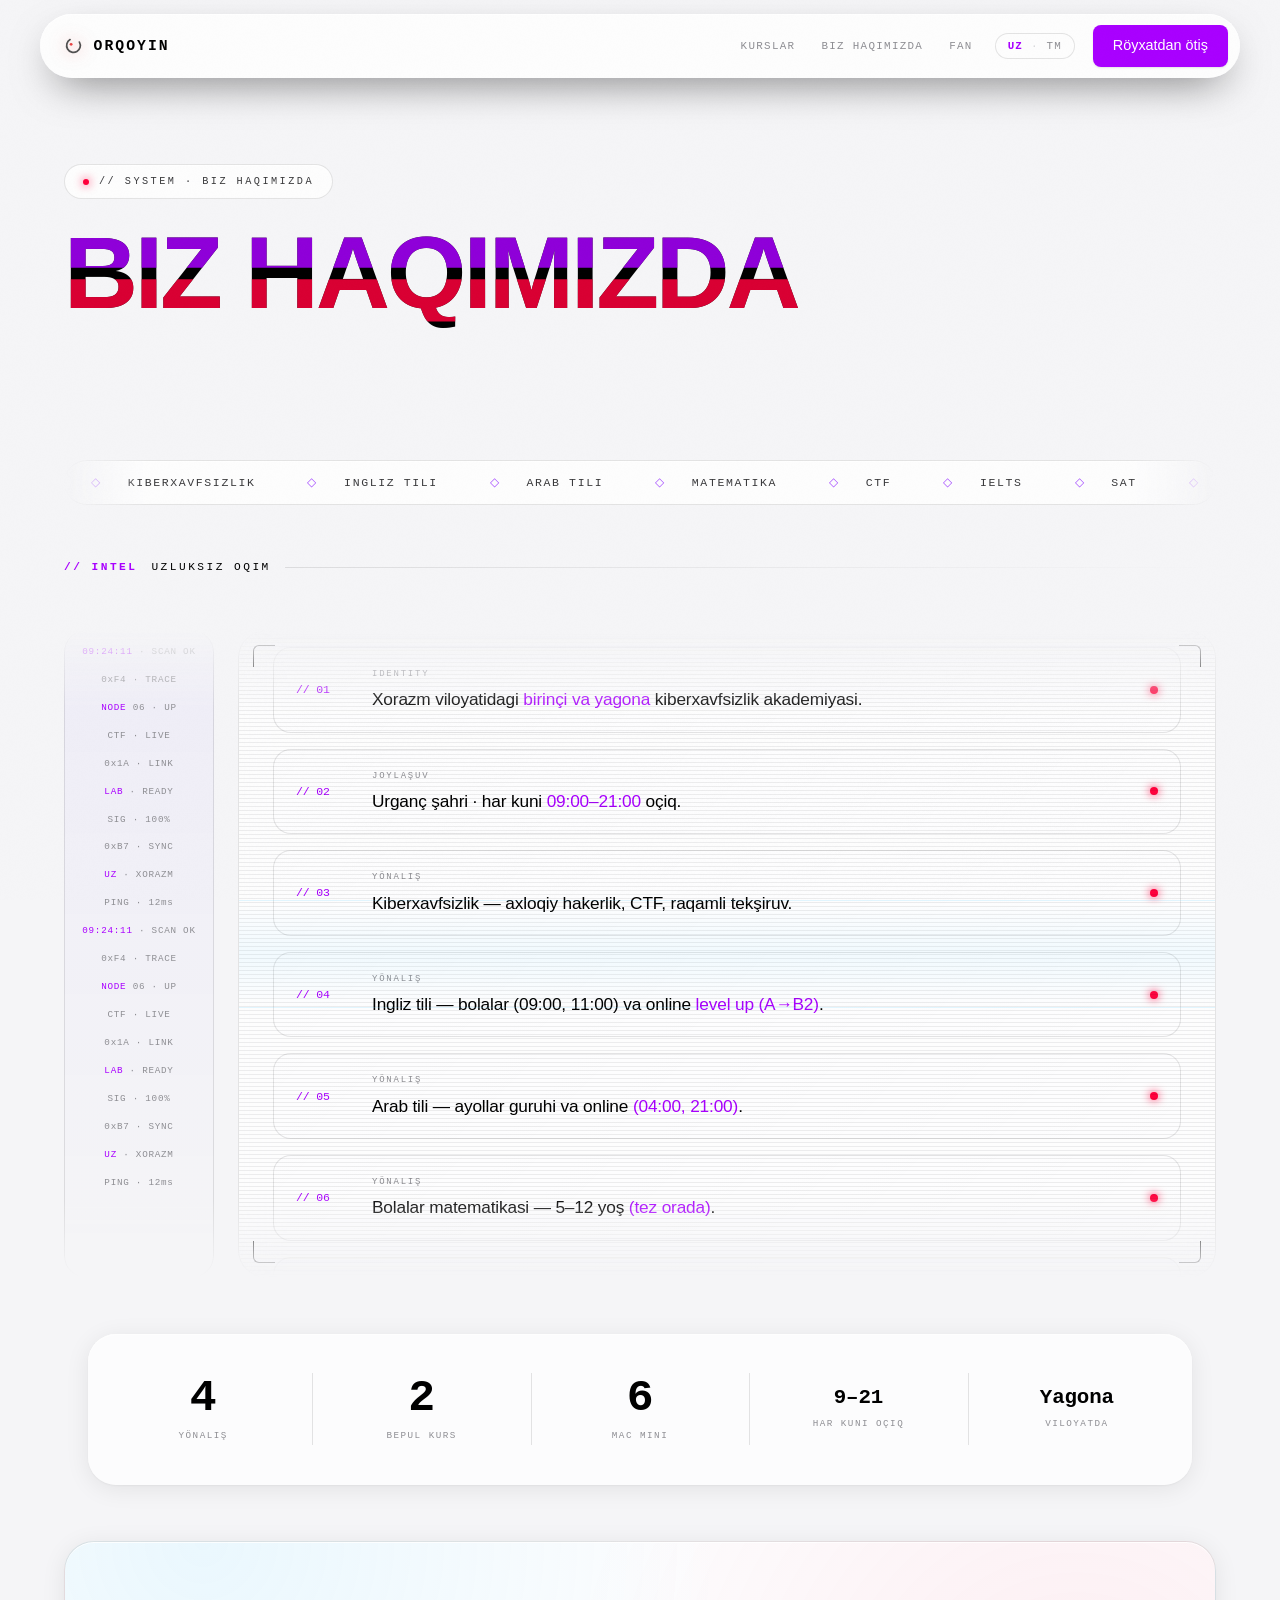
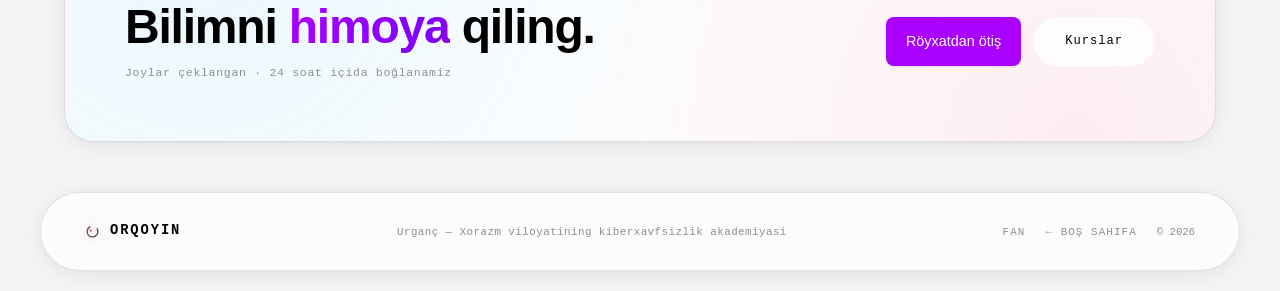
<file: about/index.html>
<!DOCTYPE html>
<html lang="uz" data-lang="uz">
<head>
    <meta charset="UTF-8">
    <meta name="viewport" content="width=device-width, initial-scale=1.0">
    <title>Biz haqimizda — ORQOYIN</title>
    <meta name="description" content="ORQOYIN — Urganç, Xorazm viloyatidagi birinçi kiberxavfsizlik akademiyasi. Bizning missiya, yönalişlar va qadriyatlar.">
    <meta name="theme-color" content="#060812">
    <meta property="og:title" content="Biz haqimizda — ORQOYIN">
    <meta property="og:description" content="Viloyatdagi birinçi kiberxavfsizlik akademiyasi. Sertifikat uçun emas — bilim uçun.">
    <meta property="og:type" content="website">
    <link rel="icon" href="/favicon.svg?v=20260718" type="image/svg+xml">
    <link rel="preconnect" href="https://fonts.googleapis.com">
    <link rel="preconnect" href="https://fonts.gstatic.com" crossorigin>
    <link href="https://fonts.googleapis.com/css2?family=Space+Grotesk:wght@400;500;700&family=Space+Mono:wght@400;700&display=swap" rel="stylesheet">
    <link rel="stylesheet" href="/style.css?v=1787835987">
    <style>
        /* ═══ ABOUT — cyberpunk × liquid glass, infinite stream ═══ */
        .ab { max-width: var(--max); margin: 0 auto; padding: calc(var(--nav-h) + 40px) var(--pad) 40px; }

        /* hero */
        .ab-hero { position: relative; padding: 40px 0 18px; }
        .ab-eyebrow {
            display: inline-flex; align-items: center; gap: 10px;
            font-family: var(--mono); font-size: .64rem; letter-spacing: .24em; text-transform: uppercase;
            color: var(--t2); padding: 9px 18px; border-radius: 100px; margin-bottom: 26px;
            background: var(--glass-bg); border: 1px solid var(--border); box-shadow: var(--rim);
            backdrop-filter: blur(14px); -webkit-backdrop-filter: blur(14px);
        }
        .ab-eyebrow::before { content:''; width:6px; height:6px; border-radius:50%; background: var(--red); box-shadow: 0 0 10px var(--red); animation: pulse-dot 2s ease-in-out infinite; }

        .glitch { position: relative; font-weight: 700; color: var(--t1); letter-spacing: -.03em;
            font-size: clamp(2.8rem, 8vw, 6.5rem); line-height: .94; }
        .glitch::before, .glitch::after {
            content: attr(data-text); position: absolute; left: 0; top: 0; width: 100%;
            pointer-events: none; opacity: .85;
        }
        .glitch::before { color: var(--c1); clip-path: inset(0 0 56% 0); animation: gl-a 4s steps(1) infinite; }
        .glitch::after  { color: var(--c3); clip-path: inset(56% 0 0 0); animation: gl-b 4s steps(1) infinite; }
        @keyframes gl-a {
            0%,92%,100%{ transform: translate(0,0); opacity:0 }
            93%{ transform: translate(-3px,1px); opacity:.9 }
            95%{ transform: translate(2px,-1px); opacity:.9 }
            97%{ transform: translate(-2px,0);  opacity:.9 }
        }
        @keyframes gl-b {
            0%,92%,100%{ transform: translate(0,0); opacity:0 }
            94%{ transform: translate(3px,-1px); opacity:.9 }
            96%{ transform: translate(-2px,1px); opacity:.9 }
            98%{ transform: translate(2px,0);   opacity:.9 }
        }

        /* rotating "one by one" phrases */
        .rotator { position: relative; height: 3.4em; margin-top: 26px; max-width: 620px; }
        .rot-line {
            position: absolute; inset: 0;
            font-size: clamp(1.05rem, 2vw, 1.45rem); color: var(--t2); line-height: 1.5;
            animation: rot-cyc 12s var(--ease) infinite both;
        }
        .rot-line b { color: var(--c1); font-weight: 700; }
        @keyframes rot-cyc {
            0%   { opacity:0; transform: translateY(18px); filter: blur(6px); }
            4%   { opacity:1; transform: translateY(0);    filter: blur(0); }
            21%  { opacity:1; transform: translateY(0);    filter: blur(0); }
            25%  { opacity:0; transform: translateY(-18px);filter: blur(6px); }
            100% { opacity:0; transform: translateY(-18px);filter: blur(6px); }
        }

        /* horizontal keyword ticker */
        .ticker {
            position: relative; overflow: hidden; margin: 40px 0 0;
            border-radius: 100px; border: 1px solid var(--border); box-shadow: var(--rim);
            background: var(--glass-bg); backdrop-filter: blur(14px); -webkit-backdrop-filter: blur(14px);
            -webkit-mask-image: linear-gradient(to right, transparent, #000 7%, #000 93%, transparent);
                    mask-image: linear-gradient(to right, transparent, #000 7%, #000 93%, transparent);
        }
        .ticker-track { display: inline-flex; gap: 0; white-space: nowrap; padding: 13px 0;
            animation: tick 32s linear infinite; will-change: transform; }
        .ticker:hover .ticker-track { animation-play-state: paused; }
        @keyframes tick { to { transform: translateX(-50%); } }
        .tk { font-family: var(--mono); font-size: .72rem; letter-spacing: .14em; color: var(--t2); text-transform: uppercase; padding: 0 26px; }
        .tk::before { content:'◇'; color: var(--c2); margin-right: 26px; opacity:.7; }

        /* the infinite intel stream */
        .stream-wrap { display: grid; grid-template-columns: 150px 1fr; gap: 24px; margin-top: 54px; }

        /* left data rail */
        .rail {
            position: relative; overflow: hidden; height: clamp(440px, 72vh, 760px);
            border-radius: 22px; border: 1px solid var(--border); box-shadow: var(--rim);
            background: linear-gradient(180deg, rgba(122,92,255,.05), rgba(255,255,255,.02));
            -webkit-mask-image: linear-gradient(to bottom, transparent, #000 12%, #000 88%, transparent);
                    mask-image: linear-gradient(to bottom, transparent, #000 12%, #000 88%, transparent);
        }
        .rail-track { display: flex; flex-direction: column; gap: 14px; padding: 14px 0;
            animation: stream-up 18s linear infinite; will-change: transform; }
        .rail-line { font-family: var(--mono); font-size: .58rem; letter-spacing: .08em; color: var(--t3); text-align: center; }
        .rail-line b { color: var(--c1); font-weight: 400; }

        /* console */
        .console {
            position: relative; overflow: hidden; height: clamp(440px, 72vh, 760px);
            border-radius: 28px; border: 1px solid var(--border);
            background: var(--glass-bg);
            backdrop-filter: blur(20px) saturate(170%); -webkit-backdrop-filter: blur(20px) saturate(170%);
            box-shadow: var(--rim), var(--float);
            -webkit-mask-image: linear-gradient(to bottom, transparent, #000 13%, #000 87%, transparent);
                    mask-image: linear-gradient(to bottom, transparent, #000 13%, #000 87%, transparent);
        }
        /* scanlines + center focus line live above the mask via a sibling */
        .console-fx { position: absolute; inset: 0; pointer-events: none; z-index: 3; border-radius: 28px; overflow: hidden; }
        .console-fx::before {
            content:''; position:absolute; inset:0;
            background: repeating-linear-gradient(180deg, transparent 0 3px, rgba(0,0,0,.16) 3px 4px);
            opacity:.4; mix-blend-mode: overlay; animation: flick 6s steps(60) infinite;
        }
        @keyframes flick { 0%,97%,100%{opacity:.4} 98%{opacity:.22} }
        .console-fx::after {
            content:''; position:absolute; left:0; right:0; top:50%; height:108px; transform: translateY(-50%);
            background: linear-gradient(180deg, transparent, rgba(100,210,255,.07) 45%, rgba(100,210,255,.07) 55%, transparent);
            border-top: 1px solid rgba(100,210,255,.18); border-bottom: 1px solid rgba(100,210,255,.18);
        }
        /* HUD corner brackets */
        .hud-c { position:absolute; width:22px; height:22px; z-index:4; border-color: rgba(100,210,255,.55); }
        .hud-c.tl { top:14px; left:14px; border-top:1.5px solid; border-left:1.5px solid; border-top-left-radius:6px; }
        .hud-c.tr { top:14px; right:14px; border-top:1.5px solid; border-right:1.5px solid; border-top-right-radius:6px; }
        .hud-c.bl { bottom:14px; left:14px; border-bottom:1.5px solid; border-left:1.5px solid; border-bottom-left-radius:6px; }
        .hud-c.br { bottom:14px; right:14px; border-bottom:1.5px solid; border-right:1.5px solid; border-bottom-right-radius:6px; }

        .stream-track {
            display: flex; flex-direction: column; gap: 16px; padding: 16px clamp(18px, 3vw, 34px);
            animation: stream-up 38s linear infinite; will-change: transform;
        }
        .console:hover .stream-track, .rail:hover .rail-track { animation-play-state: paused; }
        @keyframes stream-up { to { transform: translateY(-50%); } }

        .intel {
            display: grid; grid-template-columns: 58px 1fr auto; align-items: center; gap: 18px;
            padding: 20px 22px; border-radius: 18px;
            background: linear-gradient(135deg, rgba(255,255,255,.07), rgba(255,255,255,.02));
            border: 1px solid var(--border);
            box-shadow: inset 0 1px 0 rgba(255,255,255,.16);
        }
        .intel-idx { font-family: var(--mono); font-size: .72rem; color: var(--c1); }
        .intel-kicker { display:block; font-family: var(--mono); font-size: .56rem; letter-spacing: .2em; color: var(--t3); text-transform: uppercase; margin-bottom: 6px; }
        .intel-line { font-size: clamp(.92rem, 1.5vw, 1.08rem); color: var(--t1); line-height: 1.4; }
        .intel-line .hl { color: var(--c1); }
        .intel-dot { width: 8px; height: 8px; border-radius: 50%; background: var(--red); box-shadow: 0 0 10px var(--red); }

        /* stats */
        .ab-stats { margin-top: 56px; }

        /* closing CTA */
        .ab-cta {
            margin: 56px 0 10px; padding: clamp(34px,5vw,60px);
            display: flex; align-items: center; justify-content: space-between; gap: 30px; flex-wrap: wrap;
            border-radius: 30px; position: relative; overflow: hidden;
            background:
                radial-gradient(circle at 12% 0%, rgba(100,210,255,.12), transparent 50%),
                radial-gradient(circle at 88% 100%, rgba(255,100,130,.10), transparent 50%),
                var(--glass-bg);
            backdrop-filter: blur(20px) saturate(170%); -webkit-backdrop-filter: blur(20px) saturate(170%);
            border: 1px solid var(--border); box-shadow: var(--rim), var(--float);
        }
        .ab-cta h2 { font-size: clamp(1.8rem, 4vw, 3rem); font-weight: 700; color: var(--t1); letter-spacing: -.025em; line-height: 1.05; }
        .ab-cta p { font-family: var(--mono); font-size: .72rem; color: var(--t3); letter-spacing: .06em; margin-top: 12px; }
        .ab-cta-btns { display: flex; gap: 12px; flex-wrap: wrap; }

        @media (max-width: 760px) {
            .stream-wrap { grid-template-columns: 1fr; }
            .rail { display: none; }
            .console { height: clamp(420px, 76vh, 640px); }
            .intel { grid-template-columns: 44px 1fr auto; gap: 12px; padding: 16px 16px; }
        }
        @media (prefers-reduced-motion: reduce) {
            .stream-track, .rail-track, .ticker-track { animation: none !important; }
        }
    </style>
</head>
<body>

<!-- LIGHT FIELD -->
<div class="aurora" aria-hidden="true">
    <span class="au1"></span><span class="au2"></span><span class="au3"></span>
</div>
<div class="aura-mouse" id="aura-mouse" aria-hidden="true"></div>

<!-- GRAIN -->
<svg class="grain" aria-hidden="true">
    <filter id="gf"><feTurbulence type="fractalNoise" baseFrequency="0.68" numOctaves="3" stitchTiles="stitch"/><feColorMatrix type="saturate" values="0"/></filter>
    <rect width="100%" height="100%" filter="url(#gf)" opacity="0.02"/>
</svg>

<!-- CURSOR -->
<div class="cur" id="cur" aria-hidden="true"></div>
<div class="cur-ring" id="cur-ring" aria-hidden="true"></div>

<!-- NAV -->
<header class="nav scrolled" id="nav">
    <a href="/" class="logo" aria-label="ORQOYIN">
        <img class="logo-mark" src="/logo.svg?v=20260718" width="19" height="19" alt="" aria-hidden="true">
        <span>ORQOYIN</span>
    </a>
    <div class="nav-end">
        <a href="/#courses" class="nav-sci" data-i18n="nav_courses">Kurslar</a>
        <a href="/about/" class="nav-sci" data-i18n="nav_about_page">Biz haqimizda</a>
        <a href="/science/" class="nav-sci" data-i18n="nav_science">Fan</a>
        <button class="lang-btn" id="lang-toggle" aria-label="Til">
            <span class="lang-opt" data-l="uz">UZ</span>
            <span class="lang-sep">·</span>
            <span class="lang-opt" data-l="tm">TM</span>
        </button>
        <a href="/#contact" class="nav-reg" data-i18n="nav_register">Röyxatdan ötiş</a>
        <button class="burger" id="burger" aria-label="Menu" aria-expanded="false">
            <span></span><span></span>
        </button>
    </div>
</header>

<!-- MOBILE MENU -->
<div class="mob-menu" id="mobile-menu" aria-hidden="true">
    <div class="mm-lang">
        <button class="mm-lang-btn" data-l="uz">Özbek</button>
        <button class="mm-lang-btn" data-l="tm">Türkmen</button>
    </div>
    <a href="/#courses" class="mm-link" data-i18n="nav_courses">Kurslar</a>
    <a href="/about/"   class="mm-link" data-i18n="nav_about_page">Biz haqimizda</a>
    <a href="/#contact" class="mm-link mm-cta" data-i18n="nav_register">Röyxatdan ötiş</a>
    <a href="/science/" class="mm-link mm-sci" data-i18n="nav_science">Fan</a>
</div>

<!-- ═══ ABOUT ═══════════════════════════════════════════════ -->
<main class="ab">

    <section class="ab-hero">
        <p class="ab-eyebrow">// SYSTEM · BIZ HAQIMIZDA</p>
        <h1 class="glitch" data-text="BIZ HAQIMIZDA">BIZ HAQIMIZDA</h1>
        <div class="rotator" aria-label="ORQOYIN haqida">
            <p class="rot-line" style="animation-delay:0s">Viloyatdagi <b>birinçi</b> kiberxavfsizlik akademiyasi.</p>
            <p class="rot-line" style="animation-delay:3s">Sertifikat uçun emas — <b>bilim uçun.</b></p>
            <p class="rot-line" style="animation-delay:6s">Beş yönaliş. Bir maqsad: <b>çuqur bilim.</b></p>
            <p class="rot-line" style="animation-delay:9s">Urganç · Xorazm · <b>2026.</b></p>
        </div>
    </section>

    <!-- keyword ticker -->
    <div class="ticker" aria-hidden="true">
        <div class="ticker-track">
            <span class="tk">Kiberxavfsizlik</span><span class="tk">Ingliz tili</span><span class="tk">Arab tili</span><span class="tk">Matematika</span><span class="tk">CTF</span><span class="tk">IELTS</span><span class="tk">SAT</span><span class="tk">Linux</span><span class="tk">OSINT</span>
            <span class="tk">Kiberxavfsizlik</span><span class="tk">Ingliz tili</span><span class="tk">Arab tili</span><span class="tk">Matematika</span><span class="tk">CTF</span><span class="tk">IELTS</span><span class="tk">SAT</span><span class="tk">Linux</span><span class="tk">OSINT</span>
        </div>
    </div>

    <!-- infinite intel stream -->
    <p class="sec-label" style="margin-top:54px;margin-bottom:0"><span class="mono">// INTEL</span><span>UZLUKSIZ OQIM</span></p>

    <div class="stream-wrap">

        <!-- data rail -->
        <div class="rail" aria-hidden="true">
            <div class="rail-track">
                <span class="rail-line"><b>09:24:11</b> · SCAN OK</span>
                <span class="rail-line">0xF4 · TRACE</span>
                <span class="rail-line"><b>NODE</b> 06 · UP</span>
                <span class="rail-line">CTF · LIVE</span>
                <span class="rail-line">0x1A · LINK</span>
                <span class="rail-line"><b>LAB</b> · READY</span>
                <span class="rail-line">SIG · 100%</span>
                <span class="rail-line">0xB7 · SYNC</span>
                <span class="rail-line"><b>UZ</b> · XORAZM</span>
                <span class="rail-line">PING · 12ms</span>
                <!-- dup -->
                <span class="rail-line"><b>09:24:11</b> · SCAN OK</span>
                <span class="rail-line">0xF4 · TRACE</span>
                <span class="rail-line"><b>NODE</b> 06 · UP</span>
                <span class="rail-line">CTF · LIVE</span>
                <span class="rail-line">0x1A · LINK</span>
                <span class="rail-line"><b>LAB</b> · READY</span>
                <span class="rail-line">SIG · 100%</span>
                <span class="rail-line">0xB7 · SYNC</span>
                <span class="rail-line"><b>UZ</b> · XORAZM</span>
                <span class="rail-line">PING · 12ms</span>
            </div>
        </div>

        <!-- console -->
        <div class="console">
            <span class="hud-c tl"></span><span class="hud-c tr"></span><span class="hud-c bl"></span><span class="hud-c br"></span>
            <div class="stream-track">
                <!-- SET A -->
                <div class="intel"><span class="intel-idx mono">// 01</span><div class="intel-body"><span class="intel-kicker">IDENTITY</span><p class="intel-line">Xorazm viloyatidagi <span class="hl">birinçi va yagona</span> kiberxavfsizlik akademiyasi.</p></div><span class="intel-dot"></span></div>
                <div class="intel"><span class="intel-idx mono">// 02</span><div class="intel-body"><span class="intel-kicker">JOYLAŞUV</span><p class="intel-line">Urganç şahri · har kuni <span class="hl">09:00–21:00</span> oçiq.</p></div><span class="intel-dot"></span></div>
                <div class="intel"><span class="intel-idx mono">// 03</span><div class="intel-body"><span class="intel-kicker">YÖNALIŞ</span><p class="intel-line">Kiberxavfsizlik — axloqiy hakerlik, CTF, raqamli tekşiruv.</p></div><span class="intel-dot"></span></div>
                <div class="intel"><span class="intel-idx mono">// 04</span><div class="intel-body"><span class="intel-kicker">YÖNALIŞ</span><p class="intel-line">Ingliz tili — bolalar (09:00, 11:00) va online <span class="hl">level up (A→B2)</span>.</p></div><span class="intel-dot"></span></div>
                <div class="intel"><span class="intel-idx mono">// 05</span><div class="intel-body"><span class="intel-kicker">YÖNALIŞ</span><p class="intel-line">Arab tili — ayollar guruhi va online <span class="hl">(04:00, 21:00)</span>.</p></div><span class="intel-dot"></span></div>
                                <div class="intel"><span class="intel-idx mono">// 06</span><div class="intel-body"><span class="intel-kicker">YÖNALIŞ</span><p class="intel-line">Bolalar matematikasi — 5–12 yoş <span class="hl">(tez orada)</span>.</p></div><span class="intel-dot"></span></div>
                <div class="intel"><span class="intel-idx mono">// 07</span><div class="intel-body"><span class="intel-kicker">LABORATORIYA</span><p class="intel-line"><span class="hl">6 Mac Mini</span> · real CTF · amaliy loyihalar.</p></div><span class="intel-dot"></span></div>
                <div class="intel"><span class="intel-idx mono">// 08</span><div class="intel-body"><span class="intel-kicker">BEPUL</span><p class="intel-line">IELTS va SAT tayyorlovi — <span class="hl">tölovsiz.</span></p></div><span class="intel-dot"></span></div>
                <div class="intel"><span class="intel-idx mono">// 09</span><div class="intel-body"><span class="intel-kicker">QADRIYAT</span><p class="intel-line">Mustaqil fikrlaş. Real muammolar. Çuqur bilim.</p></div><span class="intel-dot"></span></div>
                <div class="intel"><span class="intel-idx mono">// 10</span><div class="intel-body"><span class="intel-kicker">JAMOA</span><p class="intel-line">Offensive security mutaxassislari va öqituvçilar.</p></div><span class="intel-dot"></span></div>
                <div class="intel"><span class="intel-idx mono">// 11</span><div class="intel-body"><span class="intel-kicker">PLATFORMA</span><p class="intel-line">Gara Öý (kompyuter) va Bayt (mobil) — <span class="hl">tez orada</span>.</p></div><span class="intel-dot"></span></div>
                                <!-- SET B (duplicate for seamless loop) -->
                <div class="intel"><span class="intel-idx mono">// 01</span><div class="intel-body"><span class="intel-kicker">IDENTITY</span><p class="intel-line">Xorazm viloyatidagi <span class="hl">birinçi va yagona</span> kiberxavfsizlik akademiyasi.</p></div><span class="intel-dot"></span></div>
                <div class="intel"><span class="intel-idx mono">// 02</span><div class="intel-body"><span class="intel-kicker">JOYLAŞUV</span><p class="intel-line">Urganç şahri · har kuni <span class="hl">09:00–21:00</span> oçiq.</p></div><span class="intel-dot"></span></div>
                <div class="intel"><span class="intel-idx mono">// 03</span><div class="intel-body"><span class="intel-kicker">YÖNALIŞ</span><p class="intel-line">Kiberxavfsizlik — axloqiy hakerlik, CTF, raqamli tekşiruv.</p></div><span class="intel-dot"></span></div>
                <div class="intel"><span class="intel-idx mono">// 04</span><div class="intel-body"><span class="intel-kicker">YÖNALIŞ</span><p class="intel-line">Ingliz tili — bolalar (09:00, 11:00) va online <span class="hl">level up (A→B2)</span>.</p></div><span class="intel-dot"></span></div>
                <div class="intel"><span class="intel-idx mono">// 05</span><div class="intel-body"><span class="intel-kicker">YÖNALIŞ</span><p class="intel-line">Arab tili — ayollar guruhi va online <span class="hl">(04:00, 21:00)</span>.</p></div><span class="intel-dot"></span></div>
                                <div class="intel"><span class="intel-idx mono">// 06</span><div class="intel-body"><span class="intel-kicker">YÖNALIŞ</span><p class="intel-line">Bolalar matematikasi — 5–12 yoş <span class="hl">(tez orada)</span>.</p></div><span class="intel-dot"></span></div>
                <div class="intel"><span class="intel-idx mono">// 07</span><div class="intel-body"><span class="intel-kicker">LABORATORIYA</span><p class="intel-line"><span class="hl">6 Mac Mini</span> · real CTF · amaliy loyihalar.</p></div><span class="intel-dot"></span></div>
                <div class="intel"><span class="intel-idx mono">// 08</span><div class="intel-body"><span class="intel-kicker">BEPUL</span><p class="intel-line">IELTS va SAT tayyorlovi — <span class="hl">tölovsiz.</span></p></div><span class="intel-dot"></span></div>
                <div class="intel"><span class="intel-idx mono">// 09</span><div class="intel-body"><span class="intel-kicker">QADRIYAT</span><p class="intel-line">Mustaqil fikrlaş. Real muammolar. Çuqur bilim.</p></div><span class="intel-dot"></span></div>
                <div class="intel"><span class="intel-idx mono">// 10</span><div class="intel-body"><span class="intel-kicker">JAMOA</span><p class="intel-line">Offensive security mutaxassislari va öqituvçilar.</p></div><span class="intel-dot"></span></div>
                <div class="intel"><span class="intel-idx mono">// 11</span><div class="intel-body"><span class="intel-kicker">PLATFORMA</span><p class="intel-line">Gara Öý (kompyuter) va Bayt (mobil) — <span class="hl">tez orada</span>.</p></div><span class="intel-dot"></span></div>
                            </div>
            <div class="console-fx"></div>
        </div>

    </div>

    <!-- stats -->
    <div class="stats-bar ab-stats">
        <div class="stat-item"><span class="sv" data-count="4">4</span><span class="sl" data-i18n="stat_directions">Yönaliş</span></div>
        <div class="stat-item"><span class="sv" data-count="2">2</span><span class="sl" data-i18n="stat_free">Bepul kurs</span></div>
        <div class="stat-item"><span class="sv" data-count="6">6</span><span class="sl">Mac Mini</span></div>
        <div class="stat-item"><span class="sv sv-sm">9–21</span><span class="sl" data-i18n="stat_hours">Har kuni oçiq</span></div>
        <div class="stat-item"><span class="sv sv-sm" data-i18n="stat_unique">Yagona</span><span class="sl" data-i18n="stat_unique_sub">Viloyatda</span></div>
    </div>

    <!-- closing CTA -->
    <div class="ab-cta">
        <div>
            <h2>Bilimni <span class="grad-text">himoya</span> qiling.</h2>
            <p>Joylar çeklangan · 24 soat içida boğlanamiz</p>
        </div>
        <div class="ab-cta-btns">
            <a href="/#contact" class="btn-amber" data-i18n="nav_register">Röyxatdan ötiş</a>
            <a href="/#courses" class="btn-ghost" data-i18n="nav_courses">Kurslar</a>
        </div>
    </div>

</main>

<!-- FOOTER -->
<footer class="footer">
    <a href="/" class="foot-logo">
        <img class="logo-mark" src="/logo.svg?v=20260718" width="15" height="15" alt="" aria-hidden="true">
        ORQOYIN
    </a>
    <p class="foot-tag mono" data-i18n="footer_tagline">Urganç — Xorazm viloyatining kiberxavfsizlik akademiyasi</p>
    <div class="foot-links">
        <a href="/science/" class="foot-link" data-i18n="nav_science">Fan</a>
        <a href="/" class="foot-link">← Boş sahifa</a>
        <p class="foot-copy mono">© 2026</p>
    </div>
</footer>

<script src="/script.js?v=1787835987" defer></script>
</body>
</html>
</file>
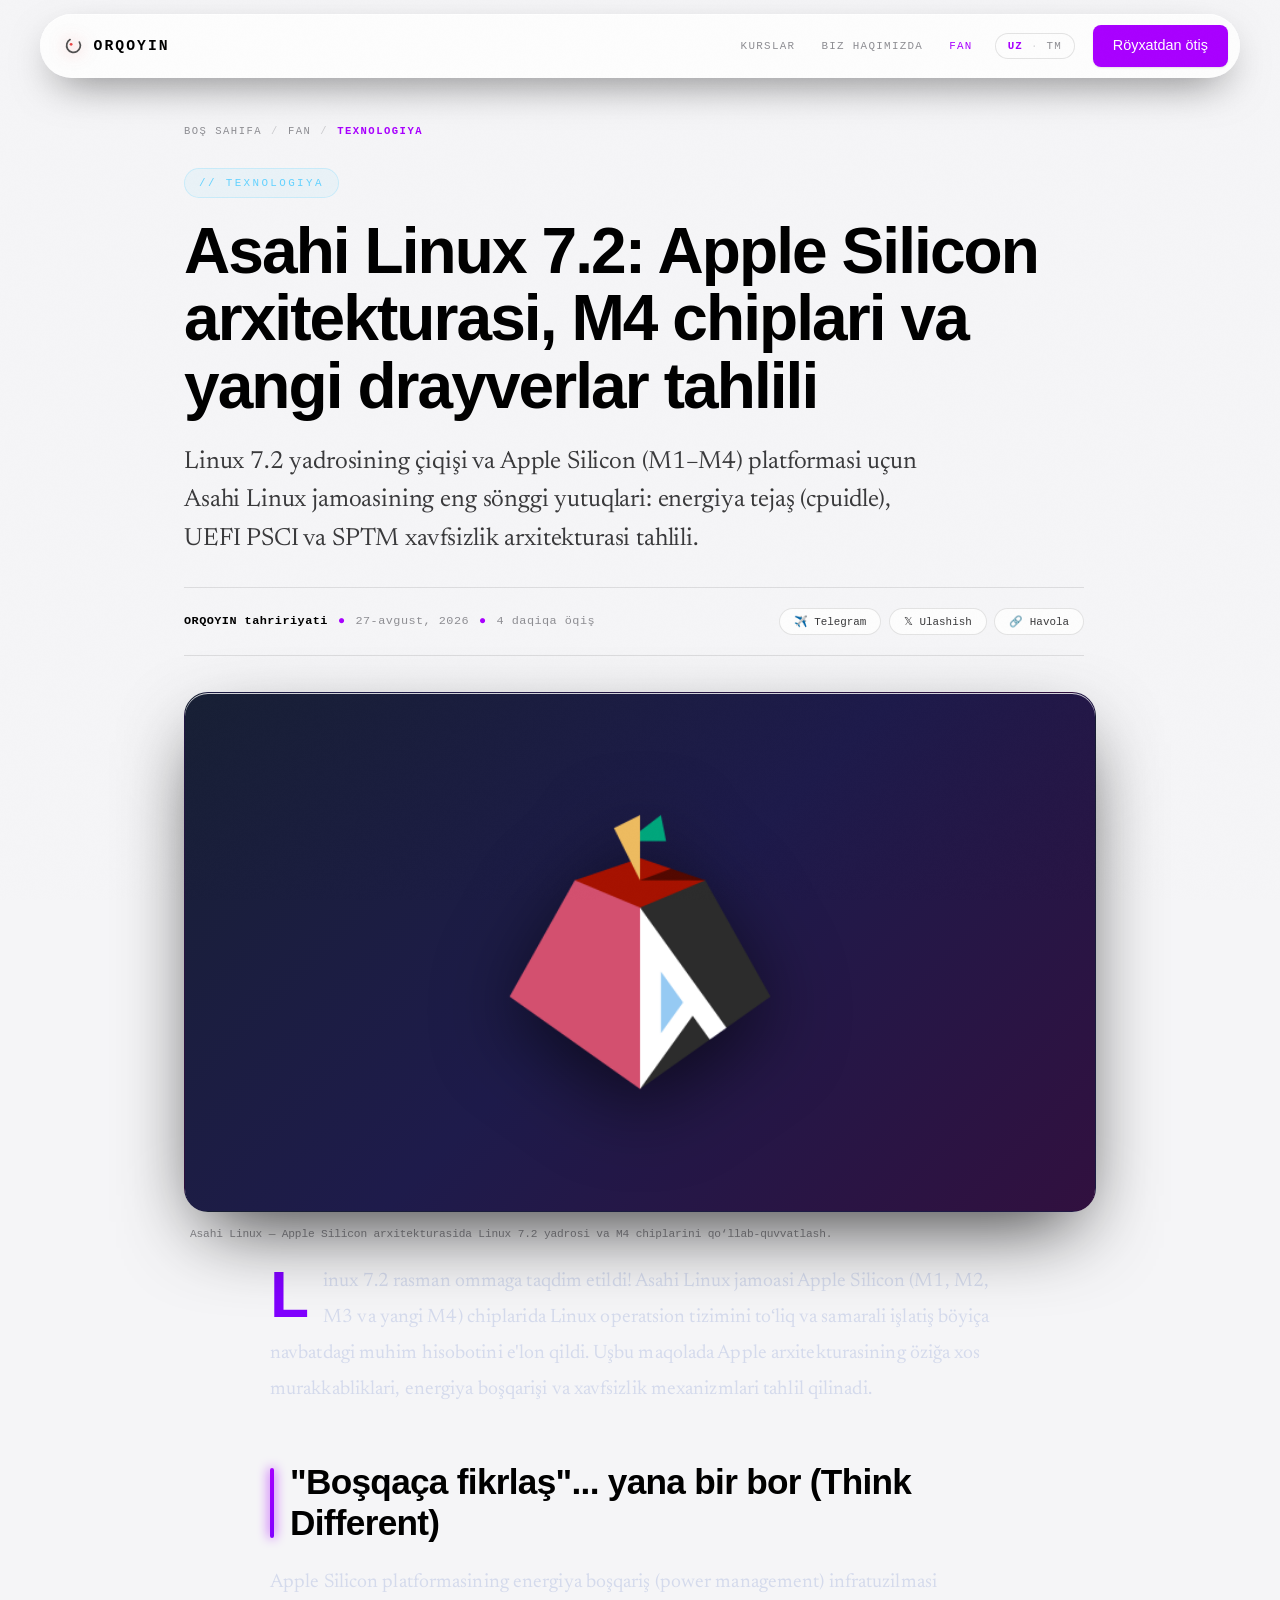
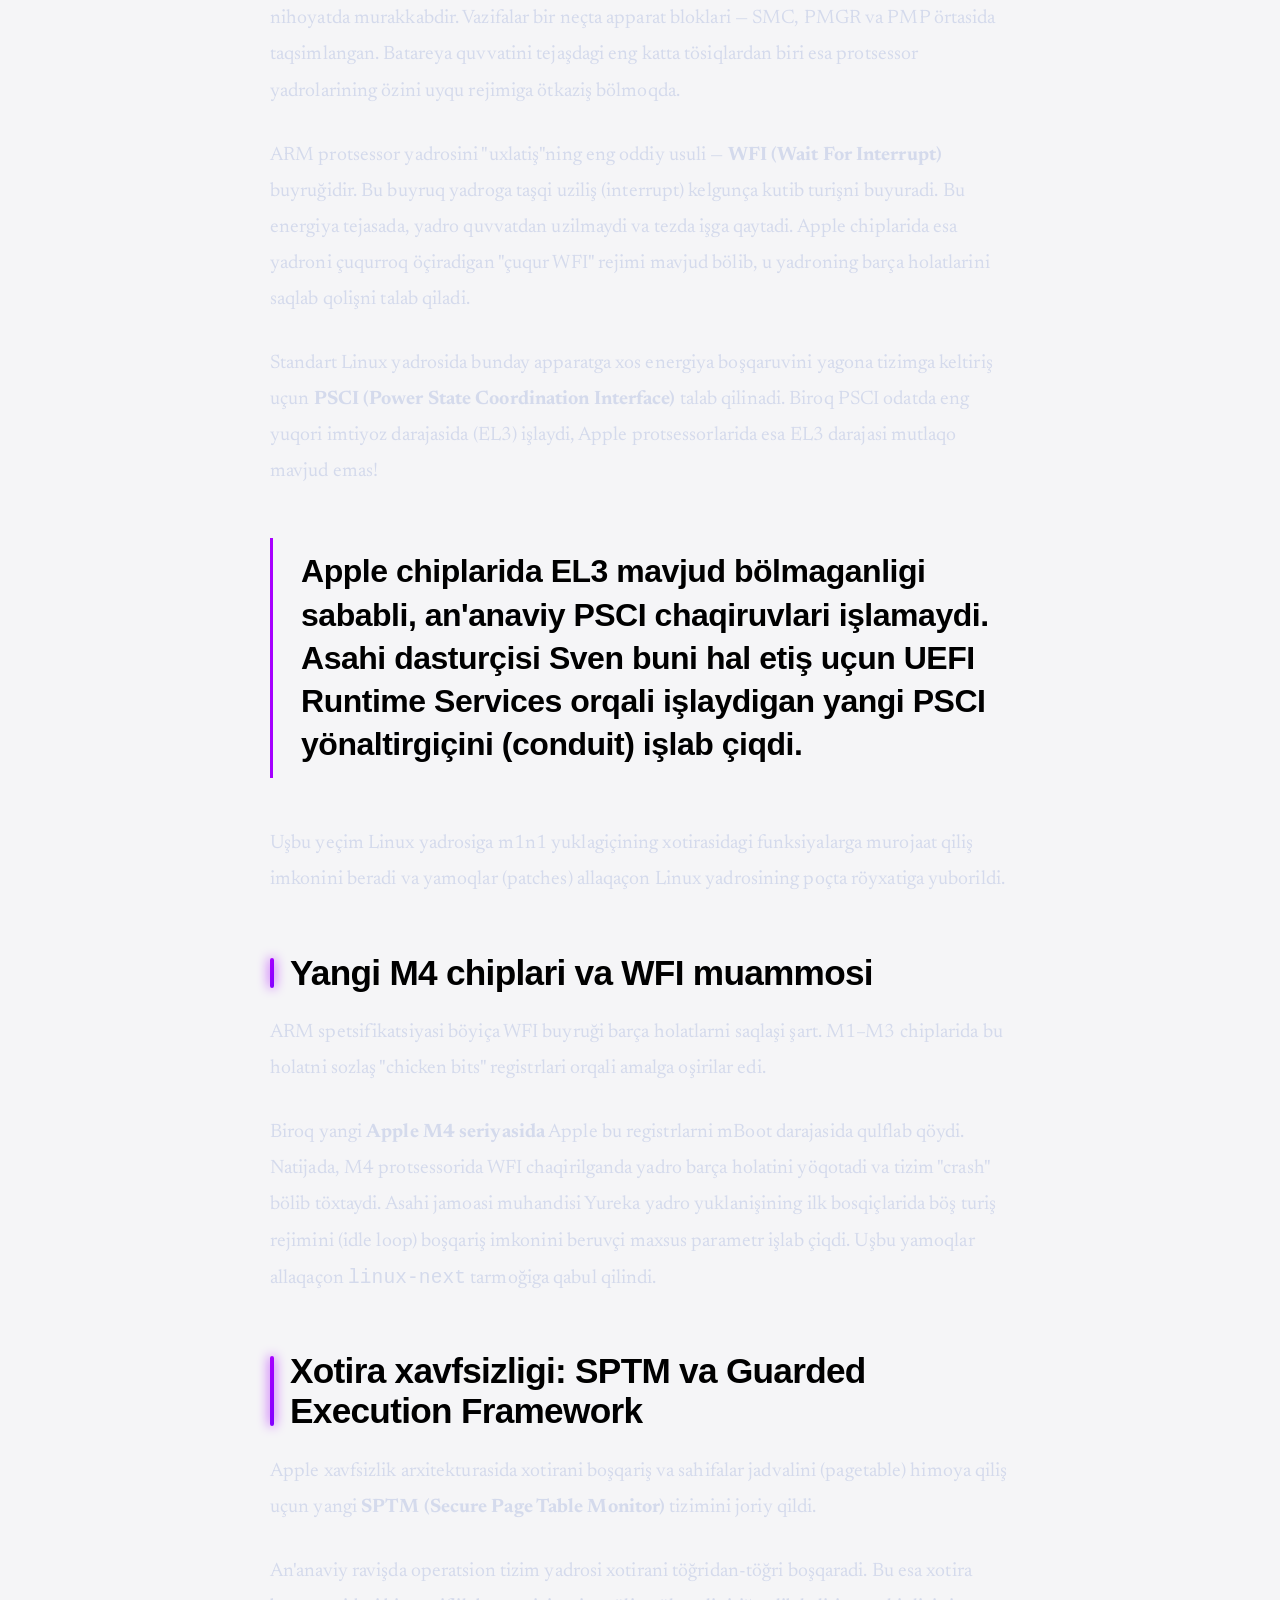
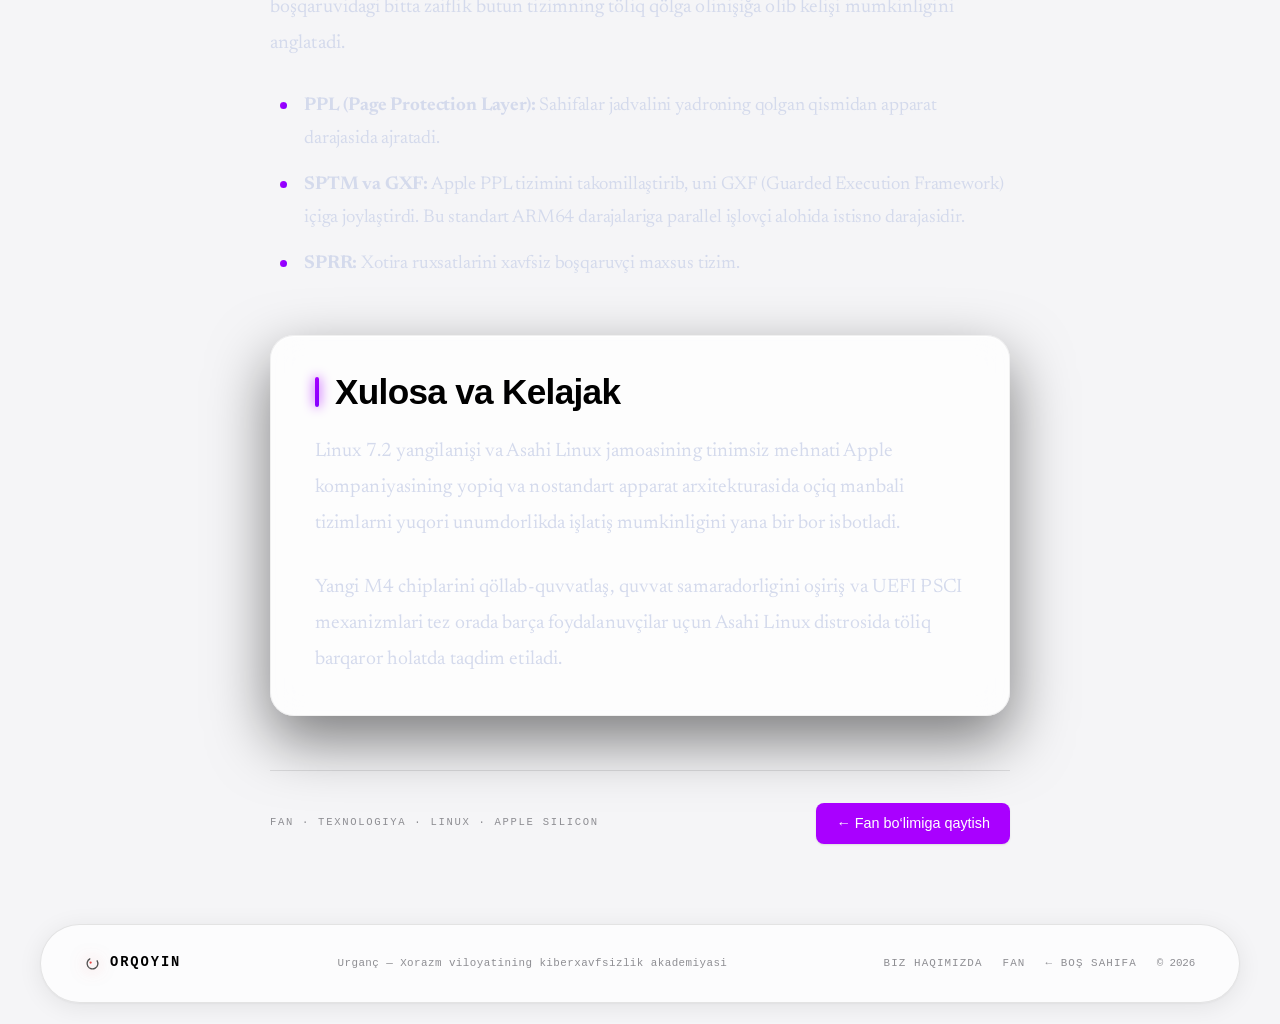
<file: science/asahi-linux-7-2-apple-silicon-m4-tahlil/index.html>
<!DOCTYPE html>
<html lang="uz" data-lang="uz">
<head>
    <meta charset="UTF-8">
    <meta name="viewport" content="width=device-width, initial-scale=1.0">
    <title>Asahi Linux 7.2: Apple Silicon arxitekturasi, M4 chiplari va yangi drayverlar tahlili — ORQOYIN</title>
    <meta name="description" content="Linux 7.2 yadrosining çiqişi va Apple Silicon (M1–M4) platformasi uçun Asahi Linux jamoasining eng sönggi yutuqlari: energiya tejaş (cpuidle), UEFI PSCI va SPTM xavfsizlik arxitekturasi tahlili.">
    <meta property="og:title" content="Asahi Linux 7.2: Apple Silicon arxitekturasi, M4 chiplari va yangi drayverlar tahlili">
    <meta property="og:description" content="Linux 7.2 yadrosining çiqişi va Apple Silicon (M1–M4) platformasi uçun Asahi Linux jamoasining eng sönggi yutuqlari: energiya tejaş (cpuidle), UEFI PSCI va SPTM xavfsizlik arxitekturasi tahlili.">
    <meta property="og:image" content="/science/asahi-linux-7-2.png">
    <meta property="og:type" content="article">
    <meta name="theme-color" content="#060812">
    <link rel="icon" href="/favicon.svg?v=20260718" type="image/svg+xml">
    <link rel="preconnect" href="https://fonts.googleapis.com">
    <link rel="preconnect" href="https://fonts.gstatic.com" crossorigin>
    <link href="https://fonts.googleapis.com/css2?family=Space+Grotesk:wght@300;400;500;600;700;800&family=Space+Mono:wght@400;700&family=Newsreader:opsz,wght@6..72,400;6..72,500;6..72,600&family=Newsreader:ital,opsz,wght@1,6..72,400&display=swap" rel="stylesheet">
    <link rel="stylesheet" href="/style.css?v=20260718">
    <link rel="stylesheet" href="/science/science.css?v=20260827_3">
    <style>
        :root { --read: 740px; --ink: #d4daec; }
        .article-page { max-width: 960px; margin: 0 auto; padding: calc(var(--nav-h) + 40px) var(--pad) 80px; }
        .a-crumbs { display: flex; align-items: center; gap: 9px; font-family: var(--mono); font-size: .66rem; letter-spacing: .14em; color: var(--t3); text-transform: uppercase; margin-bottom: 28px; flex-wrap: wrap; }
        .a-crumbs a { color: var(--t3); transition: color .2s; }
        .a-crumbs a:hover { color: var(--c1); }
        .a-crumbs .sep { opacity: .4; }
        .a-crumbs .cur-crumb { color: var(--c1); font-weight: 700; }
        .a-head { max-width: 900px; margin-bottom: 30px; }
        .a-eyebrow {
            display: inline-flex; align-items: center; gap: 8px;
            font-family: var(--mono); font-size: .68rem; letter-spacing: .22em; text-transform: uppercase;
            color: var(--verge-neon); background: rgba(100, 210, 255, 0.08); border: 1px solid rgba(100, 210, 255, 0.25);
            padding: 6px 14px; border-radius: 100px; margin-bottom: 20px;
        }
        .a-title {
            font-family: var(--font); font-weight: 800; color: var(--t1);
            font-size: clamp(2.2rem, 5.2vw, 4rem); line-height: 1.05; letter-spacing: -.03em; margin-bottom: 24px;
        }
        .a-standfirst {
            font-family: 'Newsreader', Georgia, serif; font-weight: 400;
            font-size: clamp(1.2rem, 2.2vw, 1.55rem); line-height: 1.55; color: var(--t2);
            max-width: var(--read); margin-bottom: 28px;
        }
        .a-byline {
            display: flex; align-items: center; justify-content: space-between; flex-wrap: wrap; gap: 16px;
            font-family: var(--mono); font-size: .74rem; letter-spacing: .04em; color: var(--t3);
            padding: 20px 0; border-top: 1px solid var(--border); border-bottom: 1px solid var(--border);
        }
        .a-byline-meta { display: flex; align-items: center; gap: 10px; flex-wrap: wrap; }
        .a-byline .a-author { color: var(--t1); font-weight: 700; }
        .a-byline .a-dot { color: var(--c1); }
        .a-hero { margin: 36px 0 20px; }
        .a-hero-panel {
            position: relative; border-radius: 24px; overflow: hidden;
            background: linear-gradient(135deg, #182035 0%, #1e1b4b 50%, #31103f 100%);
            display: grid; place-items: center;
            min-height: clamp(320px, 52vw, 520px); padding: 40px;
            box-shadow: 0 30px 80px -20px rgba(0,0,0,0.8), var(--rim);
            border: 1px solid var(--border2);
        }
        .a-hero-panel img {
            position: relative; max-height: clamp(240px, 40vw, 380px); width: auto; max-width: 100%;
            filter: drop-shadow(0 20px 40px rgba(0,0,0,0.6));
        }
        .a-hero figcaption {
            font-family: var(--mono); font-size: .7rem; line-height: 1.6; color: var(--t3);
            padding: 14px 6px 0; max-width: var(--read);
        }
        .a-body { max-width: var(--read); margin: 0 auto; }
        .a-body p {
            font-family: 'Newsreader', Georgia, serif; font-size: 1.22rem; line-height: 1.85; color: var(--ink);
            margin-bottom: 28px; letter-spacing: .005em;
        }
        .a-body p a { color: var(--c1); text-decoration: underline; text-underline-offset: 3px; }
        .a-lead::first-letter {
            float: left; font-family: var(--font); font-weight: 800; color: var(--c2);
            font-size: 4rem; line-height: .8; padding: 6px 14px 0 0;
        }
        .a-body h2 {
            font-family: var(--font); font-weight: 700; color: var(--t1);
            font-size: clamp(1.6rem, 3.2vw, 2.2rem); line-height: 1.15; letter-spacing: -.02em;
            margin: 54px 0 22px; padding-left: 20px; position: relative;
        }
        .a-body h2::before {
            content: ''; position: absolute; left: 0; top: .15em; bottom: .15em; width: 4px; border-radius: 4px;
            background: var(--grad); box-shadow: 0 0 12px var(--c1);
        }
        .a-body ul, .a-body ol { margin: 0 0 28px; padding-left: 6px; }
        .a-body ul li, .a-body ol li {
            font-family: 'Newsreader', Georgia, serif; font-size: 1.16rem; line-height: 1.75; color: var(--ink);
            position: relative; padding-left: 28px; margin-bottom: 14px;
        }
        .a-body ul li::before {
            content: ''; position: absolute; left: 4px; top: .65em; width: 7px; height: 7px; border-radius: 50%;
            background: var(--grad);
        }
        .a-pull {
            margin: 48px 0; padding: 12px 0 12px 28px; border-left: 3px solid transparent;
            border-image: var(--grad) 1;
            font-family: var(--font); font-weight: 600; color: var(--t1);
            font-size: clamp(1.4rem, 2.8vw, 2rem); line-height: 1.35; letter-spacing: -.015em;
        }
        .a-conclusion {
            margin: 54px auto 20px; padding: 36px clamp(24px, 4vw, 44px);
            border-radius: 24px; border: 1px solid var(--border2); background: var(--glass-bg);
            backdrop-filter: blur(16px); -webkit-backdrop-filter: blur(16px);
            box-shadow: 0 24px 60px rgba(0,0,0,0.5), var(--rim);
        }
        .a-conclusion h2 { margin-top: 0; }
        .a-conclusion p:last-child { margin-bottom: 0; }
        .a-foot {
            max-width: var(--read); margin: 54px auto 0; padding-top: 32px; border-top: 1px solid var(--border);
            display: flex; align-items: center; justify-content: space-between; gap: 18px; flex-wrap: wrap;
        }
        .a-tag { font-family: var(--mono); font-size: .66rem; letter-spacing: .16em; color: var(--t3); text-transform: uppercase; }
        .share-btn {
            display: inline-flex; align-items: center; gap: 6px; font-family: var(--mono); font-size: .68rem;
            color: var(--t2); background: var(--glass); border: 1px solid var(--border); padding: 6px 14px;
            border-radius: 100px; transition: all .2s; cursor: pointer;
        }
        .share-btn:hover { color: #fff; border-color: var(--c1); background: rgba(100, 210, 255, 0.1); }
        .copy-toast {
            position: fixed; bottom: 30px; left: 50%; transform: translateX(-50%) translateY(20px);
            background: #10b981; color: #000; font-family: var(--mono); font-size: .78rem; font-weight: 700;
            padding: 10px 20px; border-radius: 100px; box-shadow: 0 10px 30px rgba(16, 185, 129, 0.4);
            opacity: 0; pointer-events: none; transition: all .25s var(--ease); z-index: 9999;
        }
        .copy-toast.show { opacity: 1; transform: translateX(-50%) translateY(0); }
    </style>
</head>
<body>

<div class="reading-progress-bar" id="read-progress"></div>

<!-- AURORA -->
<div class="aurora" aria-hidden="true">
    <span class="au1"></span><span class="au2"></span><span class="au3"></span>
</div>
<div class="aura-mouse" id="aura-mouse" aria-hidden="true"></div>

<!-- GRAIN -->
<svg class="grain" aria-hidden="true">
    <filter id="gf"><feTurbulence type="fractalNoise" baseFrequency="0.68" numOctaves="3" stitchTiles="stitch"/><feColorMatrix type="saturate" values="0"/></filter>
    <rect width="100%" height="100%" filter="url(#gf)" opacity="0.022"/>
</svg>

<!-- CURSOR -->
<div class="cur" id="cur" aria-hidden="true"></div>
<div class="cur-ring" id="cur-ring" aria-hidden="true"></div>

<!-- NAV -->
<header class="nav scrolled" id="nav">
    <a href="/" class="logo" aria-label="ORQOYIN">
        <img class="logo-mark" src="/logo.svg?v=20260718" width="19" height="19" alt="" aria-hidden="true">
        <span>ORQOYIN</span>
    </a>
    <div class="nav-end">
        <a href="/#courses" class="nav-sci" data-i18n="nav_courses">Kurslar</a>
        <a href="/about/" class="nav-sci" data-i18n="nav_about_page">Biz haqimizda</a>
        <a href="/science/" class="nav-sci" data-i18n="nav_science" style="color:var(--c1);">Fan</a>
        <button class="lang-btn" id="lang-toggle" aria-label="Til">
            <span class="lang-opt" data-l="uz">UZ</span>
            <span class="lang-sep">·</span>
            <span class="lang-opt" data-l="tm">TM</span>
        </button>
        <a href="/#contact" class="nav-reg" data-i18n="nav_register">Röyxatdan ötiş</a>
        <button class="burger" id="burger" aria-label="Menu" aria-expanded="false">
            <span></span><span></span>
        </button>
    </div>
</header>

<!-- MOBILE MENU -->
<div class="mob-menu" id="mobile-menu" aria-hidden="true">
    <div class="mm-lang">
        <button class="mm-lang-btn" data-l="uz">Özbek</button>
        <button class="mm-lang-btn" data-l="tm">Türkmen</button>
    </div>
    <a href="/#courses" class="mm-link" data-i18n="nav_courses">Kurslar</a>
    <a href="/#about"   class="mm-link" data-i18n="nav_about">Akademiya</a>
    <a href="/about/"   class="mm-link" data-i18n="nav_about_page">Biz haqimizda</a>
    <a href="/science/" class="mm-link mm-sci" data-i18n="nav_science">Fan</a>
    <a href="/#contact" class="mm-link mm-cta" data-i18n="nav_register">Röyxatdan ötiş</a>
</div>

<!-- MAIN ARTICLE -->
<main>
<article class="article-page">
    <div class="a-head">
        <nav class="a-crumbs" aria-label="breadcrumb">
            <a href="/">Boş sahifa</a><span class="sep">/</span>
            <a href="/science/">Fan</a><span class="sep">/</span>
            <span class="cur-crumb">Texnologiya</span>
        </nav>
        <div class="a-eyebrow">// TEXNOLOGIYA</div>
        <h1 class="a-title">Asahi Linux 7.2: Apple Silicon arxitekturasi, M4 chiplari va yangi drayverlar tahlili</h1>
        <p class="a-standfirst">Linux 7.2 yadrosining çiqişi va Apple Silicon (M1–M4) platformasi uçun Asahi Linux jamoasining eng sönggi yutuqlari: energiya tejaş (cpuidle), UEFI PSCI va SPTM xavfsizlik arxitekturasi tahlili.</p>
        
        <div class="a-byline">
            <div class="a-byline-meta">
                <span class="a-author">ORQOYIN tahririyati</span>
                <span class="a-dot">●</span>
                <time datetime="2026-08-27">27-avgust, 2026</time>
                <span class="a-dot">●</span>
                <span>4 daqiqa öqiş</span>
            </div>
            <div class="a-share-group">
                <button type="button" class="share-btn" id="btn-share-tg">✈️ Telegram</button>
                <button type="button" class="share-btn" id="btn-share-x">𝕏 Ulashish</button>
                <button type="button" class="share-btn" id="btn-copy-link">🔗 Havola</button>
            </div>
        </div>
    </div>

    <figure class="a-hero">
        <div class="a-hero-panel">
            <img src="/science/asahi-linux-7-2.png" alt="Asahi Linux logo" width="300" height="300">
        </div>
        <figcaption>Asahi Linux — Apple Silicon arxitekturasida Linux 7.2 yadrosi va M4 chiplarini qo‘llab-quvvatlash.</figcaption>
    </figure>

    <div class="a-body">
        <p class="a-lead">Linux 7.2 rasman ommaga taqdim etildi! Asahi Linux jamoasi Apple Silicon (M1, M2, M3 va yangi M4) chiplarida Linux operatsion tizimini to‘liq va samarali işlatiş böyiça navbatdagi muhim hisobotini e'lon qildi. Uşbu maqolada Apple arxitekturasining öziğa xos murakkabliklari, energiya boşqarişi va xavfsizlik mexanizmlari tahlil qilinadi.</p>

        <h2>"Boşqaça fikrlaş"... yana bir bor (Think Different)</h2>

        <p>Apple Silicon platformasining energiya boşqariş (power management) infratuzilmasi nihoyatda murakkabdir. Vazifalar bir neçta apparat bloklari — SMC, PMGR va PMP örtasida taqsimlangan. Batareya quvvatini tejaşdagi eng katta tösiqlardan biri esa protsessor yadrolarining özini uyqu rejimiga ötkaziş bölmoqda.</p>

        <p>ARM protsessor yadrosini "uxlatiş"ning eng oddiy usuli — <strong>WFI (Wait For Interrupt)</strong> buyruğidir. Bu buyruq yadroga taşqi uziliş (interrupt) kelgunça kutib turişni buyuradi. Bu energiya tejasada, yadro quvvatdan uzilmaydi va tezda işga qaytadi. Apple chiplarida esa yadroni çuqurroq öçiradigan "çuqur WFI" rejimi mavjud bölib, u yadroning barça holatlarini saqlab qolişni talab qiladi.</p>

        <p>Standart Linux yadrosida bunday apparatga xos energiya boşqaruvini yagona tizimga keltiriş uçun <strong>PSCI (Power State Coordination Interface)</strong> talab qilinadi. Biroq PSCI odatda eng yuqori imtiyoz darajasida (EL3) işlaydi, Apple protsessorlarida esa EL3 darajasi mutlaqo mavjud emas!</p>

        <blockquote class="a-pull">
            Apple chiplarida EL3 mavjud bölmaganligi sababli, an'anaviy PSCI chaqiruvlari işlamaydi. Asahi dasturçisi Sven buni hal etiş uçun <strong>UEFI Runtime Services</strong> orqali işlaydigan yangi PSCI yönaltirgiçini (conduit) işlab çiqdi.
        </blockquote>

        <p>Uşbu yeçim Linux yadrosiga m1n1 yuklagiçining xotirasidagi funksiyalarga murojaat qiliş imkonini beradi va yamoqlar (patches) allaqaçon Linux yadrosining poçta röyxatiga yuborildi.</p>

        <h2>Yangi M4 chiplari va WFI muammosi</h2>

        <p>ARM spetsifikatsiyasi böyiça WFI buyruği barça holatlarni saqlaşi şart. M1–M3 chiplarida bu holatni sozlaş "chicken bits" registrlari orqali amalga oşirilar edi.</p>

        <p>Biroq yangi <strong>Apple M4 seriyasida</strong> Apple bu registrlarni mBoot darajasida qulflab qöydi. Natijada, M4 protsessorida WFI chaqirilganda yadro barça holatini yöqotadi va tizim "crash" bölib töxtaydi. Asahi jamoasi muhandisi Yureka yadro yuklanişining ilk bosqiçlarida böş turiş rejimini (idle loop) boşqariş imkonini beruvçi maxsus parametr işlab çiqdi. Uşbu yamoqlar allaqaçon <code>linux-next</code> tarmoğiga qabul qilindi.</p>

        <h2>Xotira xavfsizligi: SPTM va Guarded Execution Framework</h2>

        <p>Apple xavfsizlik arxitekturasida xotirani boşqariş va sahifalar jadvalini (pagetable) himoya qiliş uçun yangi <strong>SPTM (Secure Page Table Monitor)</strong> tizimini joriy qildi.</p>

        <p>An'anaviy ravişda operatsion tizim yadrosi xotirani töğridan-töğri boşqaradi. Bu esa xotira boşqaruvidagi bitta zaiflik butun tizimning töliq qölga olinişiğa olib kelişi mumkinligini anglatadi.</p>

        <ul>
            <li><strong>PPL (Page Protection Layer):</strong> Sahifalar jadvalini yadroning qolgan qismidan apparat darajasida ajratadi.</li>
            <li><strong>SPTM va GXF:</strong> Apple PPL tizimini takomillaştirib, uni GXF (Guarded Execution Framework) içiga joylaştirdi. Bu standart ARM64 darajalariga parallel işlovçi alohida istisno darajasidir.</li>
            <li><strong>SPRR:</strong> Xotira ruxsatlarini xavfsiz boşqaruvçi maxsus tizim.</li>
        </ul>

        <div class="a-conclusion">
            <h2>Xulosa va Kelajak</h2>
            <p>Linux 7.2 yangilanişi va Asahi Linux jamoasining tinimsiz mehnati Apple kompaniyasining yopiq va nostandart apparat arxitekturasida oçiq manbali tizimlarni yuqori unumdorlikda işlatiş mumkinligini yana bir bor isbotladi.</p>
            <p>Yangi M4 chiplarini qöllab-quvvatlaş, quvvat samaradorligini oşiriş va UEFI PSCI mexanizmlari tez orada barça foydalanuvçilar uçun Asahi Linux distrosida töliq barqaror holatda taqdim etiladi.</p>
        </div>

        <div class="a-foot">
            <span class="a-tag">Fan · Texnologiya · Linux · Apple Silicon</span>
            <a href="/science/" class="btn-yoz-shortcut">← Fan bo‘limiga qaytish</a>
        </div>
    </div>
</article>
</main>

<div class="copy-toast" id="copy-toast">Havola nusxalandi!</div>

<!-- FOOTER -->
<footer class="footer">
    <a href="/" class="foot-logo">
        <img class="logo-mark" src="/logo.svg?v=20260718" width="15" height="15" alt="" aria-hidden="true">
        ORQOYIN
    </a>
    <p class="foot-tag mono" data-i18n="footer_tagline">Urganç — Xorazm viloyatining kiberxavfsizlik akademiyasi</p>
    <div class="foot-links">
        <a href="/about/" class="foot-link" data-i18n="nav_about_page">Biz haqimizda</a>
        <a href="/science/" class="foot-link">Fan</a>
        <a href="/" class="foot-link">← Boş sahifa</a>
        <p class="foot-copy mono">© 2026</p>
    </div>
</footer>

<script src="/script.js?v=20260718" defer></script>
<script>
document.addEventListener('DOMContentLoaded', () => {
    const progressBar = document.getElementById('read-progress');
    const copyToast = document.getElementById('copy-toast');

    window.addEventListener('scroll', () => {
        const total = document.documentElement.scrollHeight - window.innerHeight;
        if (total > 0) {
            const pct = Math.min(100, Math.max(0, (window.scrollY / total) * 100));
            progressBar.style.width = pct + '%';
        }
    });

    const currentUrl = window.location.href;
    const pageTitle = document.title;

    document.getElementById('btn-share-tg').onclick = () => {
        window.open(`https://t.me/share/url?url=${encodeURIComponent(currentUrl)}&text=${encodeURIComponent(pageTitle)}`, '_blank');
    };
    document.getElementById('btn-share-x').onclick = () => {
        window.open(`https://twitter.com/intent/tweet?url=${encodeURIComponent(currentUrl)}&text=${encodeURIComponent(pageTitle)}`, '_blank');
    };
    document.getElementById('btn-copy-link').onclick = () => {
        navigator.clipboard.writeText(currentUrl).then(() => {
            copyToast.classList.add('show');
            setTimeout(() => copyToast.classList.remove('show'), 2500);
        });
    };
});
</script>
</body>
</html>
</file>
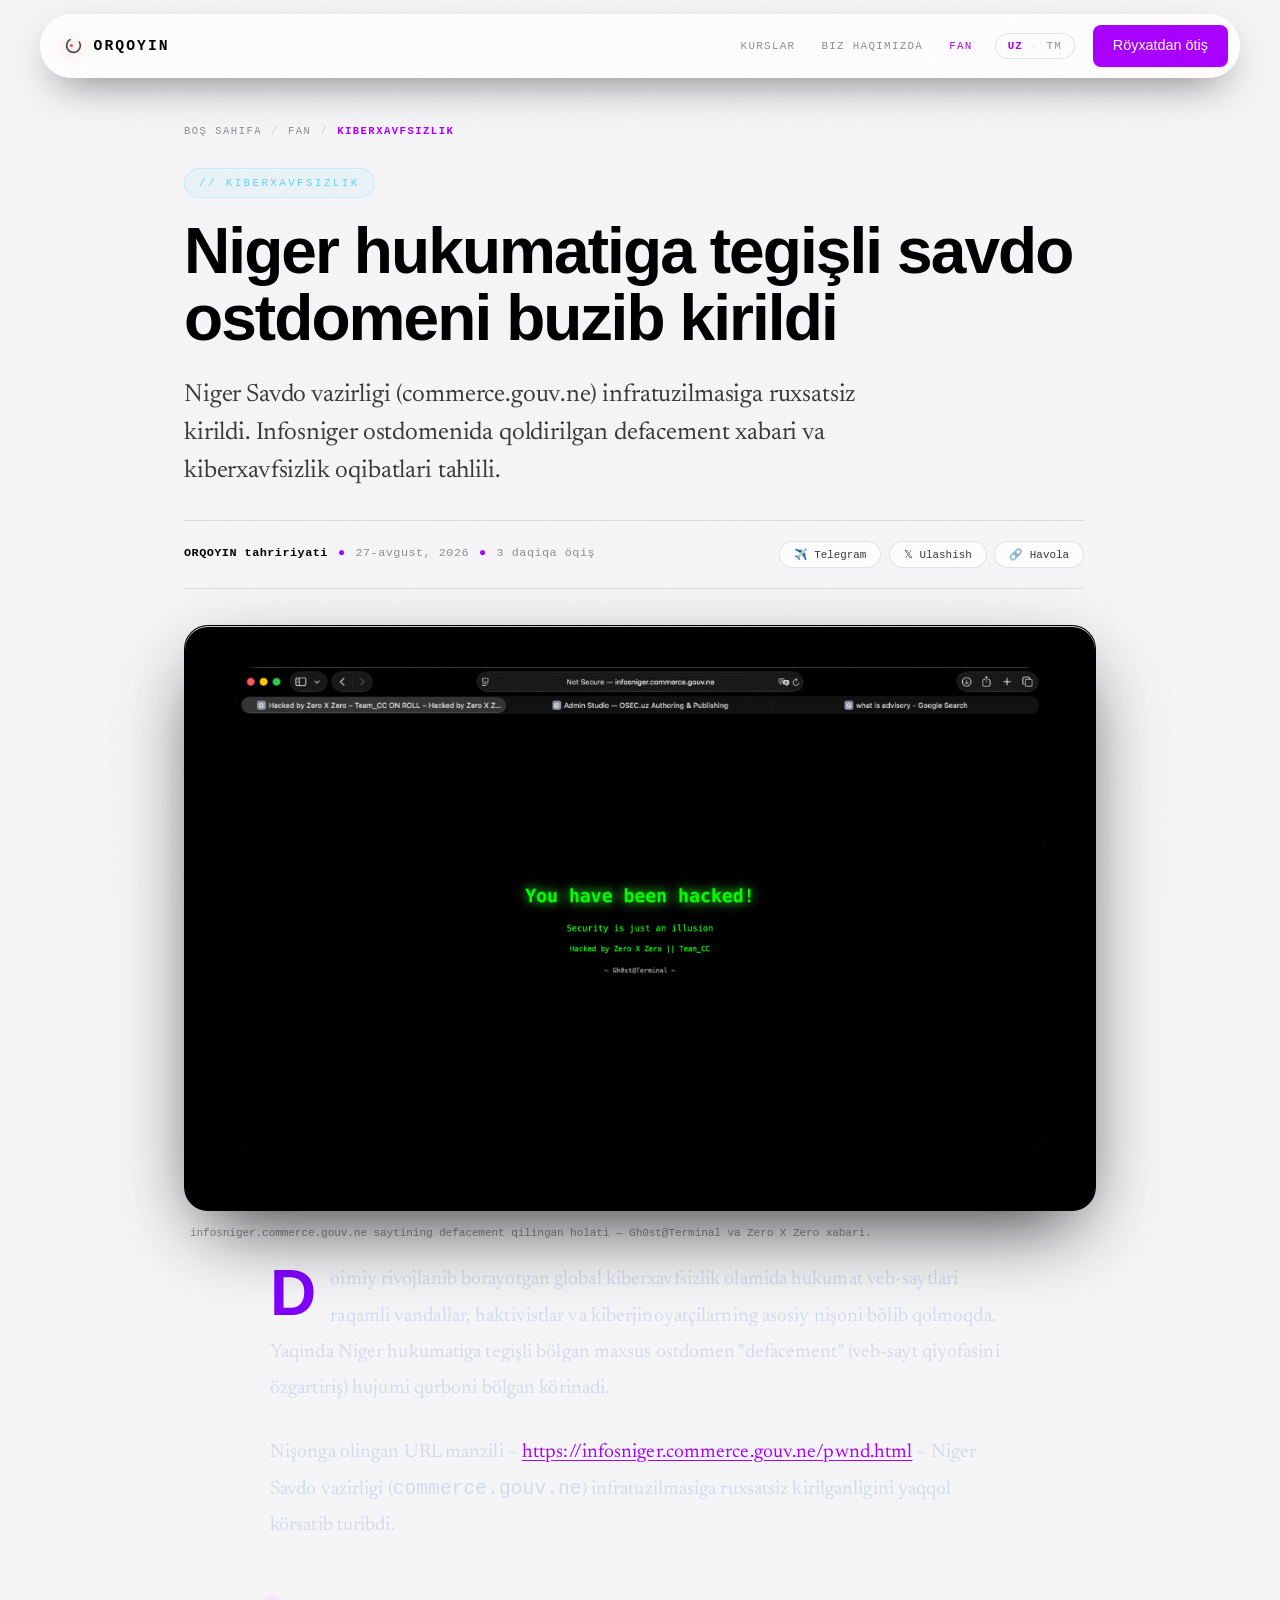
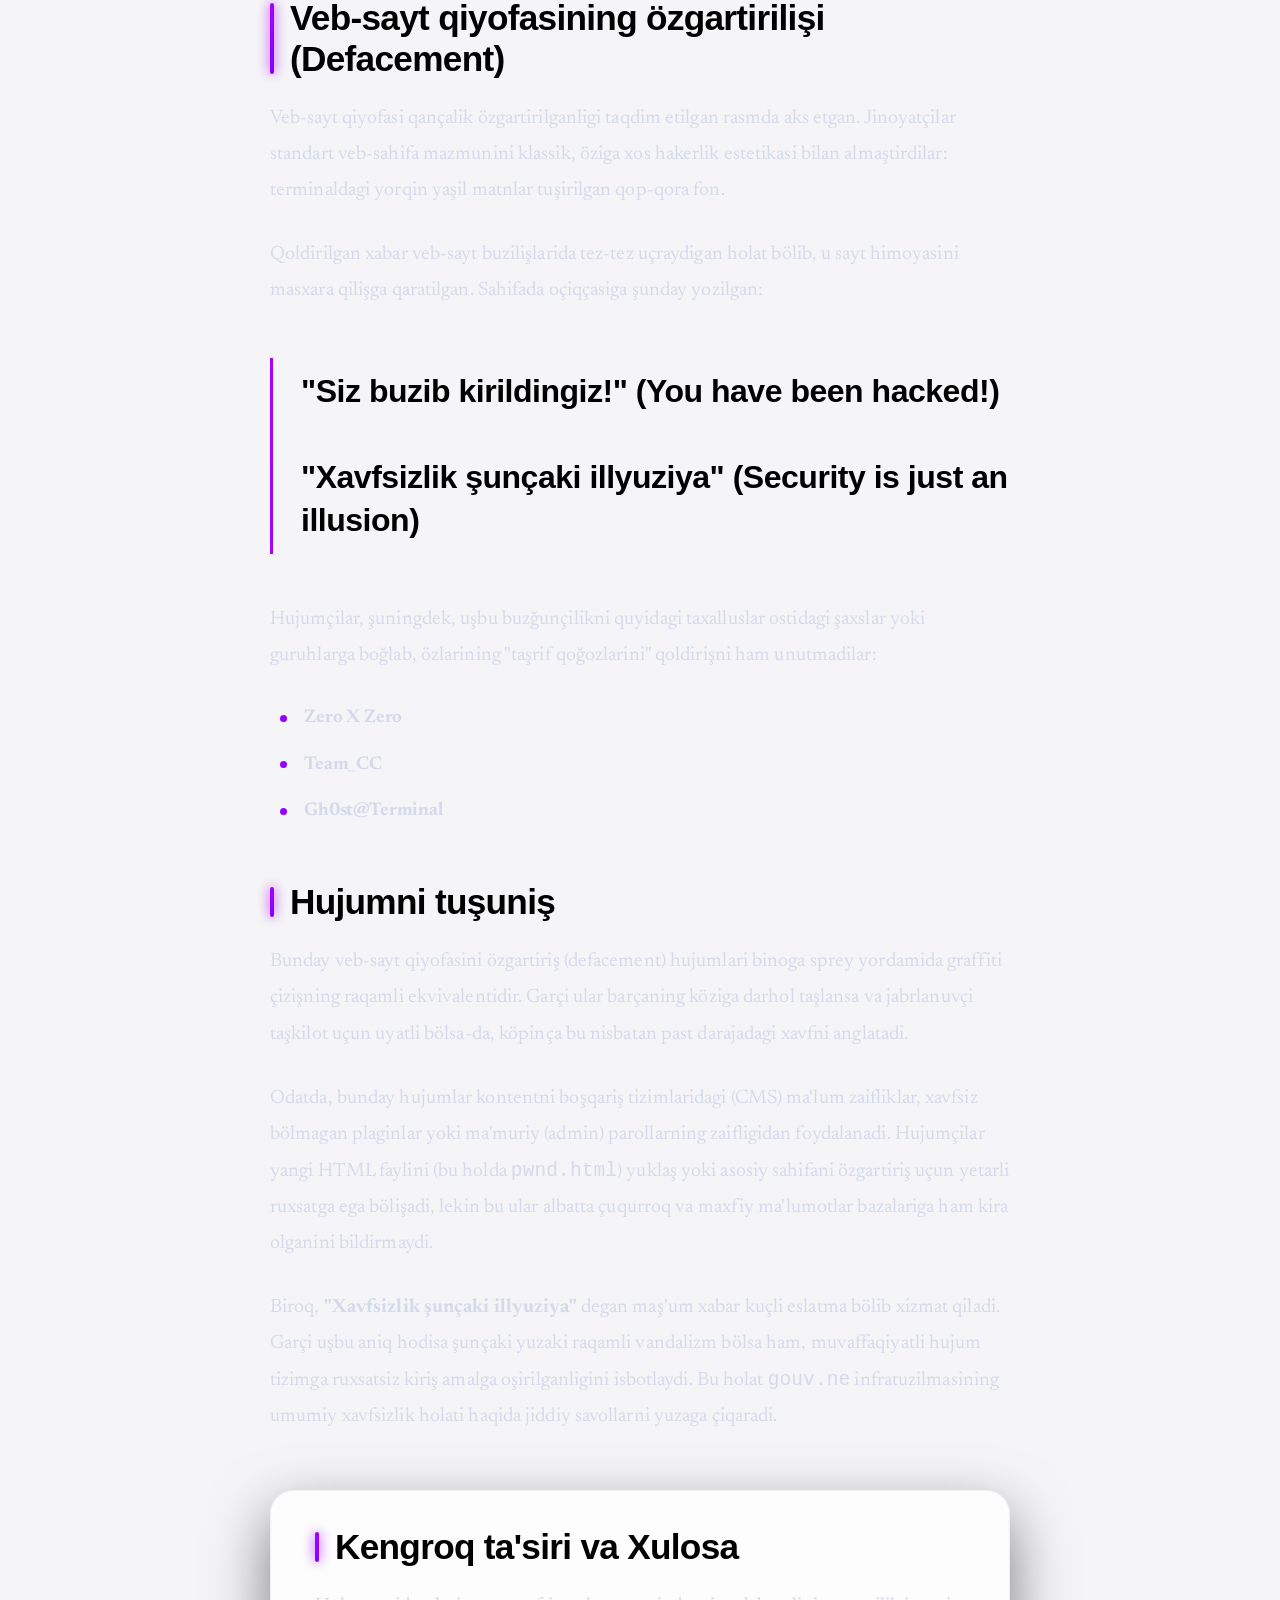
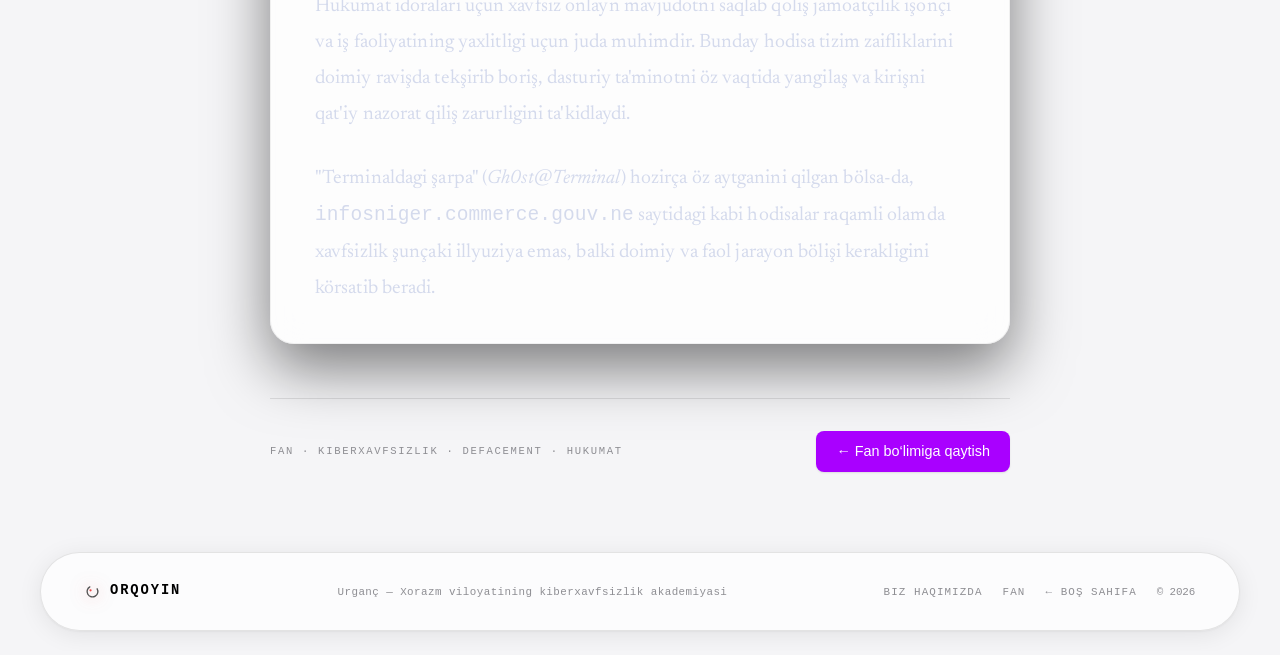
<file: science/niger-hukumatiga-tegishli-savdo-ostdomeni-buzib-kirildi/index.html>
<!DOCTYPE html>
<html lang="uz" data-lang="uz">
<head>
    <meta charset="UTF-8">
    <meta name="viewport" content="width=device-width, initial-scale=1.0">
    <title>Niger hukumatiga tegişli savdo ostdomeni buzib kirildi — ORQOYIN</title>
    <meta name="description" content="Niger Savdo vazirligi (commerce.gouv.ne) infratuzilmasiga ruxsatsiz kirildi. Infosniger ostdomenida qoldirilgan defacement xabari va kiberxavfsizlik oqibatlari tahlili.">
    <meta property="og:title" content="Niger hukumatiga tegişli savdo ostdomeni buzib kirildi">
    <meta property="og:description" content="Niger Savdo vazirligi (commerce.gouv.ne) infratuzilmasiga ruxsatsiz kirildi. Infosniger ostdomenida qoldirilgan defacement xabari va kiberxavfsizlik oqibatlari tahlili.">
    <meta property="og:image" content="/science/niger-defacement.png">
    <meta property="og:type" content="article">
    <meta name="theme-color" content="#060812">
    <link rel="icon" href="/favicon.svg?v=20260718" type="image/svg+xml">
    <link rel="preconnect" href="https://fonts.googleapis.com">
    <link rel="preconnect" href="https://fonts.gstatic.com" crossorigin>
    <link href="https://fonts.googleapis.com/css2?family=Space+Grotesk:wght@300;400;500;600;700;800&family=Space+Mono:wght@400;700&family=Newsreader:opsz,wght@6..72,400;6..72,500;6..72,600&family=Newsreader:ital,opsz,wght@1,6..72,400&display=swap" rel="stylesheet">
    <link rel="stylesheet" href="/style.css?v=20260718">
    <link rel="stylesheet" href="/science/science.css?v=20260827_3">
    <style>
        :root { --read: 740px; --ink: #d4daec; }
        .article-page { max-width: 960px; margin: 0 auto; padding: calc(var(--nav-h) + 40px) var(--pad) 80px; }
        .a-crumbs { display: flex; align-items: center; gap: 9px; font-family: var(--mono); font-size: .66rem; letter-spacing: .14em; color: var(--t3); text-transform: uppercase; margin-bottom: 28px; flex-wrap: wrap; }
        .a-crumbs a { color: var(--t3); transition: color .2s; }
        .a-crumbs a:hover { color: var(--c1); }
        .a-crumbs .sep { opacity: .4; }
        .a-crumbs .cur-crumb { color: var(--c1); font-weight: 700; }
        .a-head { max-width: 900px; margin-bottom: 30px; }
        .a-eyebrow {
            display: inline-flex; align-items: center; gap: 8px;
            font-family: var(--mono); font-size: .68rem; letter-spacing: .22em; text-transform: uppercase;
            color: var(--verge-neon); background: rgba(100, 210, 255, 0.08); border: 1px solid rgba(100, 210, 255, 0.25);
            padding: 6px 14px; border-radius: 100px; margin-bottom: 20px;
        }
        .a-title {
            font-family: var(--font); font-weight: 800; color: var(--t1);
            font-size: clamp(2.2rem, 5.2vw, 4rem); line-height: 1.05; letter-spacing: -.03em; margin-bottom: 24px;
        }
        .a-standfirst {
            font-family: 'Newsreader', Georgia, serif; font-weight: 400;
            font-size: clamp(1.2rem, 2.2vw, 1.55rem); line-height: 1.55; color: var(--t2);
            max-width: var(--read); margin-bottom: 28px;
        }
        .a-byline {
            display: flex; align-items: center; justify-content: space-between; flex-wrap: wrap; gap: 16px;
            font-family: var(--mono); font-size: .74rem; letter-spacing: .04em; color: var(--t3);
            padding: 20px 0; border-top: 1px solid var(--border); border-bottom: 1px solid var(--border);
        }
        .a-byline-meta { display: flex; align-items: center; gap: 10px; flex-wrap: wrap; }
        .a-byline .a-author { color: var(--t1); font-weight: 700; }
        .a-byline .a-dot { color: var(--c1); }
        .a-hero { margin: 36px 0 20px; }
        .a-hero-panel {
            position: relative; border-radius: 24px; overflow: hidden;
            background: #000;
            display: grid; place-items: center;
            min-height: clamp(320px, 52vw, 580px); padding: 20px;
            box-shadow: 0 30px 80px -20px rgba(0,0,0,0.8), var(--rim);
            border: 1px solid var(--border2);
        }
        .a-hero-panel img {
            position: relative; max-height: 100%; width: 100%; object-fit: contain; border-radius: 12px;
        }
        .a-hero figcaption {
            font-family: var(--mono); font-size: .7rem; line-height: 1.6; color: var(--t3);
            padding: 14px 6px 0; max-width: var(--read);
        }
        .a-body { max-width: var(--read); margin: 0 auto; }
        .a-body p {
            font-family: 'Newsreader', Georgia, serif; font-size: 1.22rem; line-height: 1.85; color: var(--ink);
            margin-bottom: 28px; letter-spacing: .005em;
        }
        .a-body p a { color: var(--c1); text-decoration: underline; text-underline-offset: 3px; }
        .a-lead::first-letter {
            float: left; font-family: var(--font); font-weight: 800; color: var(--c2);
            font-size: 4rem; line-height: .8; padding: 6px 14px 0 0;
        }
        .a-body h2 {
            font-family: var(--font); font-weight: 700; color: var(--t1);
            font-size: clamp(1.6rem, 3.2vw, 2.2rem); line-height: 1.15; letter-spacing: -.02em;
            margin: 54px 0 22px; padding-left: 20px; position: relative;
        }
        .a-body h2::before {
            content: ''; position: absolute; left: 0; top: .15em; bottom: .15em; width: 4px; border-radius: 4px;
            background: var(--grad); box-shadow: 0 0 12px var(--c1);
        }
        .a-body ul, .a-body ol { margin: 0 0 28px; padding-left: 6px; }
        .a-body ul li, .a-body ol li {
            font-family: 'Newsreader', Georgia, serif; font-size: 1.16rem; line-height: 1.75; color: var(--ink);
            position: relative; padding-left: 28px; margin-bottom: 14px;
        }
        .a-body ul li::before {
            content: ''; position: absolute; left: 4px; top: .65em; width: 7px; height: 7px; border-radius: 50%;
            background: var(--grad);
        }
        .a-pull {
            margin: 48px 0; padding: 12px 0 12px 28px; border-left: 3px solid transparent;
            border-image: var(--grad) 1;
            font-family: var(--font); font-weight: 600; color: var(--t1);
            font-size: clamp(1.4rem, 2.8vw, 2rem); line-height: 1.35; letter-spacing: -.015em;
        }
        .a-conclusion {
            margin: 54px auto 20px; padding: 36px clamp(24px, 4vw, 44px);
            border-radius: 24px; border: 1px solid var(--border2); background: var(--glass-bg);
            backdrop-filter: blur(16px); -webkit-backdrop-filter: blur(16px);
            box-shadow: 0 24px 60px rgba(0,0,0,0.5), var(--rim);
        }
        .a-conclusion h2 { margin-top: 0; }
        .a-conclusion p:last-child { margin-bottom: 0; }
        .a-foot {
            max-width: var(--read); margin: 54px auto 0; padding-top: 32px; border-top: 1px solid var(--border);
            display: flex; align-items: center; justify-content: space-between; gap: 18px; flex-wrap: wrap;
        }
        .a-tag { font-family: var(--mono); font-size: .66rem; letter-spacing: .16em; color: var(--t3); text-transform: uppercase; }
        .share-btn {
            display: inline-flex; align-items: center; gap: 6px; font-family: var(--mono); font-size: .68rem;
            color: var(--t2); background: var(--glass); border: 1px solid var(--border); padding: 6px 14px;
            border-radius: 100px; transition: all .2s; cursor: pointer;
        }
        .share-btn:hover { color: #fff; border-color: var(--c1); background: rgba(100, 210, 255, 0.1); }
        .copy-toast {
            position: fixed; bottom: 30px; left: 50%; transform: translateX(-50%) translateY(20px);
            background: #10b981; color: #000; font-family: var(--mono); font-size: .78rem; font-weight: 700;
            padding: 10px 20px; border-radius: 100px; box-shadow: 0 10px 30px rgba(16, 185, 129, 0.4);
            opacity: 0; pointer-events: none; transition: all .25s var(--ease); z-index: 9999;
        }
        .copy-toast.show { opacity: 1; transform: translateX(-50%) translateY(0); }
    </style>
</head>
<body>

<div class="reading-progress-bar" id="read-progress"></div>

<!-- AURORA -->
<div class="aurora" aria-hidden="true">
    <span class="au1"></span><span class="au2"></span><span class="au3"></span>
</div>
<div class="aura-mouse" id="aura-mouse" aria-hidden="true"></div>

<!-- GRAIN -->
<svg class="grain" aria-hidden="true">
    <filter id="gf"><feTurbulence type="fractalNoise" baseFrequency="0.68" numOctaves="3" stitchTiles="stitch"/><feColorMatrix type="saturate" values="0"/></filter>
    <rect width="100%" height="100%" filter="url(#gf)" opacity="0.022"/>
</svg>

<!-- CURSOR -->
<div class="cur" id="cur" aria-hidden="true"></div>
<div class="cur-ring" id="cur-ring" aria-hidden="true"></div>

<!-- NAV -->
<header class="nav scrolled" id="nav">
    <a href="/" class="logo" aria-label="ORQOYIN">
        <img class="logo-mark" src="/logo.svg?v=20260718" width="19" height="19" alt="" aria-hidden="true">
        <span>ORQOYIN</span>
    </a>
    <div class="nav-end">
        <a href="/#courses" class="nav-sci" data-i18n="nav_courses">Kurslar</a>
        <a href="/about/" class="nav-sci" data-i18n="nav_about_page">Biz haqimizda</a>
        <a href="/science/" class="nav-sci" data-i18n="nav_science" style="color:var(--c1);">Fan</a>
        <button class="lang-btn" id="lang-toggle" aria-label="Til">
            <span class="lang-opt" data-l="uz">UZ</span>
            <span class="lang-sep">·</span>
            <span class="lang-opt" data-l="tm">TM</span>
        </button>
        <a href="/#contact" class="nav-reg" data-i18n="nav_register">Röyxatdan ötiş</a>
        <button class="burger" id="burger" aria-label="Menu" aria-expanded="false">
            <span></span><span></span>
        </button>
    </div>
</header>

<!-- MOBILE MENU -->
<div class="mob-menu" id="mobile-menu" aria-hidden="true">
    <div class="mm-lang">
        <button class="mm-lang-btn" data-l="uz">Özbek</button>
        <button class="mm-lang-btn" data-l="tm">Türkmen</button>
    </div>
    <a href="/#courses" class="mm-link" data-i18n="nav_courses">Kurslar</a>
    <a href="/#about"   class="mm-link" data-i18n="nav_about">Akademiya</a>
    <a href="/about/"   class="mm-link" data-i18n="nav_about_page">Biz haqimizda</a>
    <a href="/science/" class="mm-link mm-sci" data-i18n="nav_science">Fan</a>
    <a href="/#contact" class="mm-link mm-cta" data-i18n="nav_register">Röyxatdan ötiş</a>
</div>

<!-- MAIN ARTICLE -->
<main>
<article class="article-page">
    <div class="a-head">
        <nav class="a-crumbs" aria-label="breadcrumb">
            <a href="/">Boş sahifa</a><span class="sep">/</span>
            <a href="/science/">Fan</a><span class="sep">/</span>
            <span class="cur-crumb">Kiberxavfsizlik</span>
        </nav>
        <div class="a-eyebrow">// KIBERXAVFSIZLIK</div>
        <h1 class="a-title">Niger hukumatiga tegişli savdo ostdomeni buzib kirildi</h1>
        <p class="a-standfirst">Niger Savdo vazirligi (commerce.gouv.ne) infratuzilmasiga ruxsatsiz kirildi. Infosniger ostdomenida qoldirilgan defacement xabari va kiberxavfsizlik oqibatlari tahlili.</p>
        
        <div class="a-byline">
            <div class="a-byline-meta">
                <span class="a-author">ORQOYIN tahririyati</span>
                <span class="a-dot">●</span>
                <time datetime="2026-08-27">27-avgust, 2026</time>
                <span class="a-dot">●</span>
                <span>3 daqiqa öqiş</span>
            </div>
            <div class="a-share-group">
                <button type="button" class="share-btn" id="btn-share-tg">✈️ Telegram</button>
                <button type="button" class="share-btn" id="btn-share-x">𝕏 Ulashish</button>
                <button type="button" class="share-btn" id="btn-copy-link">🔗 Havola</button>
            </div>
        </div>
    </div>

    <figure class="a-hero">
        <div class="a-hero-panel">
            <img src="/science/niger-defacement.png" alt="infosniger.commerce.gouv.ne defacement screenshot">
        </div>
        <figcaption>infosniger.commerce.gouv.ne saytining defacement qilingan holati — Gh0st@Terminal va Zero X Zero xabari.</figcaption>
    </figure>

    <div class="a-body">
        <p class="a-lead">Doimiy rivojlanib borayotgan global kiberxavfsizlik olamida hukumat veb-saytlari raqamli vandallar, haktivistlar va kiberjinoyatçilarning asosiy nişoni bölib qolmoqda. Yaqinda Niger hukumatiga tegişli bölgan maxsus ostdomen "defacement" (veb-sayt qiyofasini özgartiriş) hujumi qurboni bölgan körinadi.</p>

        <p>Nişonga olingan URL manzili – <a href="https://infosniger.commerce.gouv.ne/pwnd.html" target="_blank" rel="noopener">https://infosniger.commerce.gouv.ne/pwnd.html</a> – Niger Savdo vazirligi (<code>commerce.gouv.ne</code>) infratuzilmasiga ruxsatsiz kirilganligini yaqqol körsatib turibdi.</p>

        <h2>Veb-sayt qiyofasining özgartirilişi (Defacement)</h2>

        <p>Veb-sayt qiyofasi qançalik özgartirilganligi taqdim etilgan rasmda aks etgan. Jinoyatçilar standart veb-sahifa mazmunini klassik, öziga xos hakerlik estetikasi bilan almaştirdilar: terminaldagi yorqin yaşil matnlar tuşirilgan qop-qora fon.</p>

        <p>Qoldirilgan xabar veb-sayt buzilişlarida tez-tez uçraydigan holat bölib, u sayt himoyasini masxara qilişga qaratilgan. Sahifada oçiqçasiga şunday yozilgan:</p>

        <blockquote class="a-pull">
            "Siz buzib kirildingiz!" (You have been hacked!)<br><br>
            "Xavfsizlik şunçaki illyuziya" (Security is just an illusion)
        </blockquote>

        <p>Hujumçilar, şuningdek, uşbu buzğunçilikni quyidagi taxalluslar ostidagi şaxslar yoki guruhlarga boğlab, özlarining "taşrif qoğozlarini" qoldirişni ham unutmadilar:</p>

        <ul>
            <li><strong>Zero X Zero</strong></li>
            <li><strong>Team_CC</strong></li>
            <li><strong>Gh0st@Terminal</strong></li>
        </ul>

        <h2>Hujumni tuşuniş</h2>

        <p>Bunday veb-sayt qiyofasini özgartiriş (defacement) hujumlari binoga sprey yordamida graffiti çizişning raqamli ekvivalentidir. Garçi ular barçaning köziga darhol taşlansa va jabrlanuvçi taşkilot uçun uyatli bölsa-da, köpinça bu nisbatan past darajadagi xavfni anglatadi.</p>

        <p>Odatda, bunday hujumlar kontentni boşqariş tizimlaridagi (CMS) ma'lum zaifliklar, xavfsiz bölmagan plaginlar yoki ma'muriy (admin) parollarning zaifligidan foydalanadi. Hujumçilar yangi HTML faylini (bu holda <code>pwnd.html</code>) yuklaş yoki asosiy sahifani özgartiriş uçun yetarli ruxsatga ega bölişadi, lekin bu ular albatta çuqurroq va maxfiy ma'lumotlar bazalariga ham kira olganini bildirmaydi.</p>

        <p>Biroq, <strong>"Xavfsizlik şunçaki illyuziya"</strong> degan maş'um xabar kuçli eslatma bölib xizmat qiladi. Garçi uşbu aniq hodisa şunçaki yuzaki raqamli vandalizm bölsa ham, muvaffaqiyatli hujum tizimga ruxsatsiz kiriş amalga oşirilganligini isbotlaydi. Bu holat <code>gouv.ne</code> infratuzilmasining umumiy xavfsizlik holati haqida jiddiy savollarni yuzaga çiqaradi.</p>

        <div class="a-conclusion">
            <h2>Kengroq ta'siri va Xulosa</h2>
            <p>Hukumat idoralari uçun xavfsiz onlayn mavjudotni saqlab qoliş jamoatçilik işonçi va iş faoliyatining yaxlitligi uçun juda muhimdir. Bunday hodisa tizim zaifliklarini doimiy ravişda tekşirib boriş, dasturiy ta'minotni öz vaqtida yangilaş va kirişni qat'iy nazorat qiliş zarurligini ta'kidlaydi.</p>
            <p>"Terminaldagi şarpa" (<em>Gh0st@Terminal</em>) hozirça öz aytganini qilgan bölsa-da, <code>infosniger.commerce.gouv.ne</code> saytidagi kabi hodisalar raqamli olamda xavfsizlik şunçaki illyuziya emas, balki doimiy va faol jarayon bölişi kerakligini körsatib beradi.</p>
        </div>

        <div class="a-foot">
            <span class="a-tag">Fan · Kiberxavfsizlik · Defacement · Hukumat</span>
            <a href="/science/" class="btn-yoz-shortcut">← Fan bo‘limiga qaytish</a>
        </div>
    </div>
</article>
</main>

<div class="copy-toast" id="copy-toast">Havola nusxalandi!</div>

<!-- FOOTER -->
<footer class="footer">
    <a href="/" class="foot-logo">
        <img class="logo-mark" src="/logo.svg?v=20260718" width="15" height="15" alt="" aria-hidden="true">
        ORQOYIN
    </a>
    <p class="foot-tag mono" data-i18n="footer_tagline">Urganç — Xorazm viloyatining kiberxavfsizlik akademiyasi</p>
    <div class="foot-links">
        <a href="/about/" class="foot-link" data-i18n="nav_about_page">Biz haqimizda</a>
        <a href="/science/" class="foot-link">Fan</a>
        <a href="/" class="foot-link">← Boş sahifa</a>
        <p class="foot-copy mono">© 2026</p>
    </div>
</footer>

<script src="/script.js?v=20260718" defer></script>
<script>
document.addEventListener('DOMContentLoaded', () => {
    const progressBar = document.getElementById('read-progress');
    const copyToast = document.getElementById('copy-toast');

    window.addEventListener('scroll', () => {
        const total = document.documentElement.scrollHeight - window.innerHeight;
        if (total > 0) {
            const pct = Math.min(100, Math.max(0, (window.scrollY / total) * 100));
            progressBar.style.width = pct + '%';
        }
    });

    const currentUrl = window.location.href;
    const pageTitle = document.title;

    document.getElementById('btn-share-tg').onclick = () => {
        window.open(`https://t.me/share/url?url=${encodeURIComponent(currentUrl)}&text=${encodeURIComponent(pageTitle)}`, '_blank');
    };
    document.getElementById('btn-share-x').onclick = () => {
        window.open(`https://twitter.com/intent/tweet?url=${encodeURIComponent(currentUrl)}&text=${encodeURIComponent(pageTitle)}`, '_blank');
    };
    document.getElementById('btn-copy-link').onclick = () => {
        navigator.clipboard.writeText(currentUrl).then(() => {
            copyToast.classList.add('show');
            setTimeout(() => copyToast.classList.remove('show'), 2500);
        });
    };
});
</script>
</body>
</html>
</file>
<file: style.css>
:root {
    /* Light Mode (Clean Background) */
    --bg:      #F5F5F7;
    --bg2:     rgba(255, 255, 255, 0.7);
    --surf:    #FFFFFF;

    --c1: #A900FF;       /* Pure Purple */
    --c2: #8000FF;       /* Deep Purple */
    --c3: #FF003C;       /* Cyber Red */
    --red: #FF003C;      

    --t1: #000000;
    --t2: #3A3A3C;
    --t3: #8E8E93;

    --glass:   rgba(255, 255, 255, 0.75);
    --glass2:  rgba(255, 255, 255, 0.5);
    --border:  rgba(0, 0, 0, 0.1);
    --border2: rgba(0, 0, 0, 0.05);

    --grad: linear-gradient(110deg, var(--c1), var(--c2));
    --grad-anim: linear-gradient(110deg, var(--c1), var(--c2), var(--c3), var(--c1));
    --grad-fire: linear-gradient(135deg, var(--red), var(--c1));

    --glass-bg: var(--glass);
    --rim: inset 0 1px 0 rgba(255, 255, 255, 0.8);
    
    --float: 0 4px 24px rgba(0, 0, 0, 0.08), 0 1px 2px rgba(0, 0, 0, 0.04);
    --shadow-hover: 0 12px 48px rgba(0, 0, 0, 0.12), 0 2px 8px rgba(0, 0, 0, 0.06);

    --mono: -apple-system, BlinkMacSystemFont, "Segoe UI", Roboto, monospace;
    --font: -apple-system, BlinkMacSystemFont, "Segoe UI", Roboto, sans-serif;
    --ease: cubic-bezier(0.25, 0.1, 0.25, 1);
    --max: 1200px;
    --pad: 24px;
    --nav-h: 84px;
}

@media (prefers-color-scheme: dark) {
    :root {
        /* Dark Mode (Clean Background) */
        --bg:      #000000;
        --bg2:     rgba(28, 28, 30, 0.6);
        --surf:    #1C1C1E;

        --c1: #C653FF;       /* Bright Purple (Dark) */
        --c2: #A900FF;       /* Pure Purple (Dark) */
        --c3: #FF375F;       /* Pink/Red (Dark) */
        --red: #FF453A;      

        --t1: #FFFFFF;
        --t2: #EBEBF5;
        --t3: #8E8E93;

        --glass:   rgba(30, 30, 32, 0.65);
        --glass2:  rgba(255, 255, 255, 0.05);
        --border:  rgba(255, 255, 255, 0.15);
        --border2: rgba(255, 255, 255, 0.1);

        --glass-bg: var(--glass);
        --rim: inset 0 1px 0 rgba(255, 255, 255, 0.15);
        
        --float: 0 8px 32px rgba(0, 0, 0, 0.4), 0 1px 2px rgba(0, 0, 0, 0.2);
        --shadow-hover: 0 12px 48px rgba(0, 0, 0, 0.5), 0 2px 8px rgba(0, 0, 0, 0.3);
    }
}

*, *::before, *::after { box-sizing: border-box; margin: 0; padding: 0; }
html { scroll-behavior: smooth; -webkit-tap-highlight-color: transparent; }
body {
    background: var(--bg) !important;
    color: var(--t1) !important;
    font-family: var(--font) !important;
    letter-spacing: -0.01em;
    -webkit-font-smoothing: antialiased;
    -moz-osx-font-smoothing: grayscale;
    overflow-x: hidden;
    line-height: 1.5;
    transition: background 0.3s var(--ease), color 0.3s var(--ease);
}
a { color: inherit; text-decoration: none; }
img, svg { display: block; }
button { font-family: inherit; cursor: pointer; border: none; background: none; color: inherit; }
ul { list-style: none; }
::selection { background: var(--glass); color: #000; }
:focus-visible { outline: 3px solid var(--border); outline-offset: 3px; border-radius: 6px; }

/* Custom cursor removed for human-friendly feel */
.cur, .cur-ring, .aura-mouse { display: none !important; }

/* ── GRADIENT TEXT ───────────────────────────────────────── */
.grad-text {
    background: var(--grad-anim);
    background-size: 280% auto;
    -webkit-background-clip: text; background-clip: text;
    -webkit-text-fill-color: transparent; color: transparent;
    animation: grad-pan 8s linear infinite;
}
@keyframes grad-pan { to { background-position: 280% center; } }

/* ── CYBER LIGHT FIELD ───────────────────────────────────── */

/* ── BRUTALIST BLOBS ───────────────────────────────────── */
.aurora { position: fixed; inset: 0; z-index: -2; pointer-events: none; overflow: hidden; }
.aurora span { position: absolute; border-radius: 40px; will-change: transform; border: 4px solid #000; }
.au1 { width: 35vw; height: 35vw; left: -10vw; top: -10vw;
       background: var(--c1); box-shadow: 10px 10px 0 #000;
       animation: drift1 22s ease-in-out infinite; }
.au2 { width: 28vw; height: 28vw; right: -5vw; top: 15vw;
       background: var(--glass); box-shadow: 10px 10px 0 #000;
       animation: drift2 28s ease-in-out infinite; }
.au3 { width: 38vw; height: 38vw; left: 26vw; bottom: -18vw;
       background: var(--c2); box-shadow: 10px 10px 0 #000;
       animation: drift3 34s ease-in-out infinite; }
@keyframes drift1 { 0%,100%{transform:translate(0,0) scale(1)} 50%{transform:translate(8vw,6vw) scale(1.14)} }
@keyframes drift2 { 0%,100%{transform:translate(0,0) scale(1)} 50%{transform:translate(-7vw,9vw) scale(1.1)} }
@keyframes drift3 { 0%,100%{transform:translate(0,0) scale(1)} 50%{transform:translate(6vw,-8vw) scale(1.16)} }

.aura-mouse {
    position: fixed; width: 520px; height: 520px; border-radius: 50%; z-index: -1;
    background: var(--glass-bg);
    transform: translate(-50%,-50%); pointer-events: none;
    left: 50%; top: 40%; will-change: left, top;
}

/* ── GRAIN ───────────────────────────────────────────────── */
.grain { position: fixed; inset: 0; width: 100%; height: 100%; pointer-events: none; z-index: 9999; opacity: .35; }

/* ── CURSOR ──────────────────────────────────────────────── */
.cur {
    position: fixed; left: 0; top: 0; z-index: 10000; pointer-events: none;
    width: 7px; height: 7px; border-radius: 50%;
    background: #fff; box-shadow: 0 0 14px rgba(255,255,255,.9);
    transform: translate(-50%,-50%); will-change: transform;
}
.cur-ring {
    position: fixed; left: 0; top: 0; z-index: 9998; pointer-events: none;
    width: 36px; height: 36px; border-radius: 50%;
    border: 1px solid rgba(255,255,255,.35);
    box-shadow: inset 0 1px 0 rgba(255,255,255,.25), 0 4px 14px -4px rgba(0,0,0,.5);
    transform: translate(-50%,-50%); will-change: transform;
    transition: width .25s var(--ease), height .25s var(--ease), border-color .25s, background .25s;
}
body.hovering .cur-ring {
    width: 54px; height: 54px;
    border-color: var(--c1);
    background: var(--c2);
    box-shadow: 0 0 20px var(--c2);
}
body.hovering .cur { background: var(--c1); box-shadow: 0 0 16px var(--c1); }

/* ── FLOATING GLASS CAPSULE NAVIGATION ───────────────────── */
.nav {
    position: fixed; top: 14px; left: 50%; transform: translateX(-50%);
    z-index: 800; height: 64px;
    width: min(var(--max), calc(100% - 28px));
    display: flex; align-items: center; justify-content: space-between;
    padding: 0 12px 0 24px;
    border-radius: 100px;
    background: var(--glass-bg);
    
    -webkit-
    border: 1px solid var(--border);
    box-shadow: var(--rim), 0 16px 44px -16px rgba(0,0,0,.6);
    transition: box-shadow .35s, background .35s, border-color .35s;
}
.nav.scrolled {
    background: var(--glass) !important;
    backdrop-filter: blur(24px) saturate(180%) !important;
    -webkit-backdrop-filter: blur(24px) saturate(180%) !important;
    box-shadow: 0 4px 24px rgba(0, 0, 0, 0.08), 0 1px 2px rgba(0, 0, 0, 0.04) !important;
    border: 0.5px solid var(--border) !important;
}
.logo {
    font-family: var(--mono); font-size: .92rem; font-weight: 700; letter-spacing: .14em;
    color: var(--t1); display: flex; align-items: center; gap: 11px; transition: opacity .2s;
}
.logo:hover { opacity: .85; }
.logo svg, .logo-mark { flex-shrink: 0; filter: drop-shadow(0 0 8px rgba(232,64,64,.5)); }
.nav-end { display: flex; align-items: center; gap: 18px; }
.nav-sci {
    font-family: var(--mono); font-size: .68rem; letter-spacing: .12em;
    color: var(--t3); text-transform: uppercase;
    position: relative; padding: 6px 4px; transition: color .25s;
}
.nav-sci::after {
    content: ''; position: absolute; left: 0; right: 100%; bottom: 1px; height: 1.5px;
    background: var(--c1); box-shadow: 0 0 8px var(--c1); transition: right .3s var(--ease);
}
.nav-sci:hover { color: var(--t1); }
.nav-sci:hover::after { right: 0; }
.lang-btn {
    font-family: var(--mono); font-size: .68rem; letter-spacing: .1em;
    color: var(--t3); display: flex; align-items: center; gap: 8px; padding: 6px 12px;
    border-radius: 100px; background: rgba(255,255,255,.03); border: 1px solid var(--border);
    transition: all .25s;
}
.lang-btn:hover { color: var(--t1); border-color: var(--c1); background: var(--glass); background: rgba(255,255,255,.06); }
.lang-opt { transition: color .2s; }
.lang-opt.active { color: var(--c1); font-weight: 700; }
.lang-sep { opacity: .35; }
.nav-reg {
    font-family: var(--mono); font-size: .7rem; letter-spacing: .1em; font-weight: 700;
    padding: 12px 24px; border-radius: 100px; color: #fff;
    background: linear-gradient(135deg, rgba(232,64,64,.9), rgba(255,100,130,.8));
    border: 1px solid rgba(255,255,255,.25);
    box-shadow: inset 0 1px 0 rgba(255,255,255,.35), 0 8px 24px -8px rgba(232,64,64,.7);
    transition: all .3s var(--ease);
}
.nav-reg:hover {
    transform: translateY(-1px);
    box-shadow: inset 0 1px 0 rgba(255,255,255,.5), 0 12px 30px -6px rgba(232,64,64,.85);
    filter: brightness(1.08);
}
.burger { display: none; flex-direction: column; gap: 5px; width: 38px; padding: 10px 8px; }
.burger span { display: block; width: 22px; height: 1.5px; background: var(--t1); border-radius: 2px; transition: transform .25s var(--ease), opacity .25s; }
.burger.open span:first-child { transform: translateY(6.5px) rotate(45deg); }
.burger.open span:last-child  { transform: translateY(-6.5px) rotate(-45deg); }

/* ── MOBILE MENU ─────────────────────────────────────────── */
.mob-menu {
    position: fixed; inset: 0; z-index: 700;
    background: var(--bg);
    
    -webkit-
    display: flex; flex-direction: column; align-items: center; justify-content: center; gap: 28px;
    opacity: 0; pointer-events: none; transition: opacity .3s;
}
.mob-menu.open { opacity: 1; pointer-events: auto; }
.mm-lang { display: flex; gap: 12px; }
.mm-lang-btn {
    font-family: var(--mono); font-size: .72rem; letter-spacing: .1em; color: var(--t3);
    border: 1px solid var(--border2); padding: 9px 24px; border-radius: 100px;
    background: var(--glass); box-shadow: inset 0 1px 0 rgba(255,255,255,.15);
    transition: color .2s, border-color .2s;
}
.mm-lang-btn.active, .mm-lang-btn:hover { color: var(--c1); border-color: var(--c2); }
.mm-link { font-family: var(--font); font-size: 1.8rem; font-weight: 600; color: var(--t2); transition: color .2s, transform .3s var(--ease); }
.mm-link:hover { color: var(--t1); transform: translateX(6px); }
.mm-cta { color: var(--c1); }
.mm-sci { font-size: 1.2rem; color: var(--t3); font-family: var(--mono); letter-spacing: .08em; }

/* ── BUTTONS — Glass Capsules ────────────────────────────── */







.btn-ghost, .btn-outline-amber {
    display: inline-flex; align-items: center; gap: 8px;
    font-family: var(--mono); font-size: .76rem; letter-spacing: .08em;
    padding: 15px 32px; border-radius: 100px; color: var(--t1);
    background: var(--glass-bg);
    
    -webkit-
    border: 1px solid var(--border2);
    
    transition: border-color .25s, background .25s, color .25s, transform .3s var(--ease);
}
.btn-ghost:hover, .btn-outline-amber:hover {
    transform: translateY(-2px);
    border-color: var(--c2);
    color: #fff;
    box-shadow: var(--rim), 0 10px 30px -10px var(--c2);
}

/* ── HERO ────────────────────────────────────────────────── */
.hero {
    min-height: 100svh; display: grid; grid-template-columns: 1.1fr .9fr;
    align-items: center; gap: 48px; max-width: var(--max); margin: 0 auto;
    padding: calc(var(--nav-h) + 40px) var(--pad) 80px; position: relative;
}
.hero-text { display: flex; flex-direction: column; gap: 26px; }

.hero-eyebrow { display: inline-flex; align-items: center; gap: 10px; width: fit-content; font-family: var(--mono); font-size: .75rem; letter-spacing: .15em; text-transform: uppercase; color: var(--red); padding: 10px 20px; border-radius: 100px; background: rgba(255, 0, 60, 0.1); border: 1px solid rgba(255, 0, 60, 0.2); box-shadow: var(--float); }
.hero-eyebrow::before {
    content:''; width:8px; height:8px; border-radius:50%;
    background: var(--bg); box-shadow: none;
    animation: pulse-dot 2s ease-in-out infinite;
}
@keyframes pulse-dot { 0%,100%{opacity:1} 50%{opacity:.3} }


.hero-title { display: flex; flex-direction: column; line-height: 1; letter-spacing: -.04em; }
.ht {
    font-size: clamp(3.4rem, 7.5vw, 8.5rem); font-weight: 800; color: var(--t1); display: block;
    text-shadow: 4px 4px 0px var(--c1);
}
.ht-amber {
    background: var(--grad-anim); background-size: 240% auto;
    -webkit-background-clip: text; background-clip: text; -webkit-text-fill-color: transparent; color: transparent;
    text-shadow: none;
    filter: drop-shadow(4px 4px 0px #000);
}
.hero-sub { font-size: clamp(.95rem, 1.25vw, 1.12rem); color: var(--t2); line-height: 1.8; max-width: 480px; }
.hero-btns { display: flex; gap: 14px; flex-wrap: wrap; }

/* ── HERO LIVE CYBER TERMINAL WIDGET ─────────────────────── */
.hero-terminal { margin-top: 6px; border-radius: 18px; overflow: hidden; background: rgba(10, 10, 10, 0.85); border: 0.5px solid var(--border); box-shadow: var(--float); backdrop-filter: blur(24px); -webkit-backdrop-filter: blur(24px); }
.term-header {
    display: flex; align-items: center; justify-content: space-between;
    padding: 10px 16px; background: rgba(255,255,255,0.03); border-bottom: 1px solid var(--border);
}
.term-dots { display: flex; gap: 6px; }
.term-dots span { width: 10px; height: 10px; border-radius: 50%; background: rgba(255, 255, 255, 0.2); }
.term-dots span:nth-child(1) { background: var(--red); }



.term-title { font-family: var(--mono); font-size: .64rem; letter-spacing: .06em; color: #FFFFFF; }
.term-badge { font-family: var(--mono); font-size: .56rem; letter-spacing: .12em; color: #FFFFFF; background: var(--red); padding: 3px 8px; border-radius: 100px; font-weight: 700; box-shadow: 0 2px 10px rgba(255, 0, 60, 0.4); }
.term-body { padding: 14px 18px; font-size: .74rem; line-height: 1.7; display: flex; flex-direction: column; gap: 4px; color: #FFFFFF; }
.t-prompt { color: var(--red); font-weight: 700; }
.t-cyan { color: #FFFFFF; font-weight: 700; }
.t-green { color: #FFFFFF; font-weight: 700; }
.t-dim { color: rgba(255, 255, 255, 0.4); }

/* ── SURVEILLANCE EYE — 2.0 CYBER SCANNER ─────────────────── */
.hero-eye-wrap { display: flex; align-items: center; justify-content: center; position: relative; }
.eye-haze {
    position: absolute; width: 560px; height: 560px; border-radius: 50%; pointer-events: none; z-index: 0;
    background: var(--glass-bg);
    animation: haze-pulse 6s ease-in-out infinite;
}
@keyframes haze-pulse { 0%,100%{opacity:.7; transform:scale(1)} 50%{opacity:1; transform:scale(1.06)} }
.eye { position: relative; width: clamp(260px, 36vw, 400px); aspect-ratio: 1; display: grid; place-items: center; z-index: 1; }
.eye > * { position: absolute; }
.eye-lens {
    width: 116%; height: 116%; border-radius: 50%;
    background: var(--glass-bg);
    border: 1px solid var(--border2);
    box-shadow: var(--rim), 0 30px 80px -20px rgba(0,0,0,.8);
     -webkit-
    animation: lens-float 7s ease-in-out infinite;
}
@keyframes lens-float { 0%,100%{transform:translateY(0)} 50%{transform:translateY(-8px)} }
.eye-svg {
    inset: 0; width: 100%; height: 100%;
    filter: drop-shadow(0 0 16px rgba(244,246,255,.3)) drop-shadow(0 0 55px rgba(122,92,255,.25));
}
.eye-arc { animation: arc-breathe 5s ease-in-out infinite; }
@keyframes arc-breathe {
    0%,100% { filter: drop-shadow(0 0 6px rgba(255,255,255,.35)); }
    50%      { filter: drop-shadow(0 0 24px rgba(255,255,255,.8)); }
}
.eye-scan {
    width: 80%; height: 80%; border-radius: 50%;
    background: conic-gradient(from 0deg, transparent 0%, var(--c2) 7%, rgba(169,0,255,0.05) 15%, transparent 22%);
    animation: scan-spin 4s linear infinite;
}
@keyframes scan-spin { to { transform: rotate(360deg); } }
.eye-iris { border-radius: 50%; }
.eye-i1 { width: 54%; height: 54%; border: 1px solid rgba(244,246,255,0.16); animation: iris-breathe 5s ease-in-out infinite; }
.eye-i2 { width: 40%; height: 40%; border: 1px dashed rgba(244,246,255,0.1); animation: iris-ccw 9s linear infinite; }
.eye-i3 { width: 29%; height: 29%; border: 1px solid rgba(232,64,64,0.25); animation: iris-breathe 5s ease-in-out infinite .55s; }
@keyframes iris-breathe { 0%,100%{transform:scale(1); opacity:1} 50%{transform:scale(1.05); opacity:.55} }
@keyframes iris-ccw { to { transform: rotate(-360deg); } }
.eye-ch-h { width: 92%; height: 1px; background: linear-gradient(to right, transparent, rgba(244,246,255,.09) 30%, rgba(244,246,255,.09) 70%, transparent); }
.eye-ch-v { width: 1px; height: 92%; background: linear-gradient(to bottom, transparent, rgba(244,246,255,.09) 30%, rgba(244,246,255,.09) 70%, transparent); }
.eye-pupil {
    top: 50%; left: 50%; width: 10%; height: 10%; border-radius: 50%;
    background: var(--glass-bg);
    box-shadow: 0 0 0 2px rgba(232,64,64,.16), 0 0 20px rgba(232,64,64,.85), 0 0 50px rgba(232,64,64,.32);
    transform: translate(-50%,-50%); will-change: transform; z-index: 5;
}
.eye-pupil::after { content:''; position:absolute; inset:4px; border-radius:50%; border:1px solid rgba(255,255,255,.25); }
.eye.blinking .eye-i1, .eye.blinking .eye-i2, .eye.blinking .eye-i3 { animation: blink-ring .42s ease-in-out !important; }
.eye.blinking .eye-pupil { animation: blink-pupil .42s ease-in-out !important; }
@keyframes blink-ring { 0%,100%{transform:scaleY(1)} 44%{transform:scaleY(.05) scaleX(1.05)} }
@keyframes blink-pupil { 0%,100%{opacity:1} 44%{opacity:.1} }
.eye-hud {
    bottom: -44px; left: 50%; transform: translateX(-50%);
    display: flex; align-items: center; gap: 9px; font-family: var(--mono); font-size: .56rem;
    letter-spacing: .16em; white-space: nowrap; color: var(--t3);
    padding: 7px 16px; border-radius: 100px;
    background: var(--glass-bg); border: 1px solid var(--border);
    
     -webkit-
}
.hk { opacity: .7; }
.hv { color: var(--c1); }
.hs { opacity: .3; }
.hactive { color: var(--c3); opacity: .8; animation: active-blink 2.8s step-end infinite; }
@keyframes active-blink { 0%,84%,100%{opacity:.8} 88%{opacity:.1} }

/* ── STATS — TELEMETRY PODS ──────────────────────────────── */
.h-rule { display: none; }
.c-rule { display: none; }

.stats-bar {
    width: min(var(--max), calc(100% - 2 * var(--pad)));
    margin: 0 auto; display: flex; padding: 6px;
    border-radius: 28px;
    background: var(--glass-bg);
    
    -webkit-
    border: 1px solid var(--border);
    box-shadow: var(--rim), var(--float);
}
.stat-item {
    flex: 1; display: flex; flex-direction: column; align-items: center; justify-content: center;
    gap: 8px; padding: 36px 16px; position: relative; transition: background .25s;
    border-radius: 22px;
}
.stat-item + .stat-item::before { content:''; position:absolute; left:0; top:24%; bottom:24%; width:1px; background: var(--border); }
.stat-item:hover { background: rgba(255,255,255,.04); }
.sv {
    font-family: var(--mono); font-size: 2.8rem; font-weight: 700; line-height: 1;
    color: var(--t1); transition: text-shadow .4s, color .4s;
}
.sv.counting { text-shadow: 0 0 34px var(--c2); color: var(--c1); }
.sv-sm { font-size: 1.3rem; }
.sl { font-family: var(--mono); font-size: .58rem; letter-spacing: .16em; color: var(--t3); text-transform: uppercase; text-align: center; }

/* ── SECTION LABELS ──────────────────────────────────────── */
.sec-label {
    display: flex; align-items: center; gap: 14px; margin-bottom: 44px;
    font-family: var(--mono); font-size: .7rem; letter-spacing: .22em; color: var(--t1); text-transform: uppercase;
}
.sec-label .mono { color: var(--c1); font-weight: 700; }
.sec-label::after { content:''; flex:1; height:1px; background: linear-gradient(to right, var(--border), transparent); }
.mono { font-family: var(--mono); }

/* ── BENTO COURSES MATRIX ────────────────────────────────── */
.courses { max-width: var(--max); margin: 0 auto; padding: 110px var(--pad) 90px; }

.bento-courses-grid {
    display: grid;
    grid-template-columns: repeat(12, 1fr);
    gap: 24px;
}

/* Flagship Cybersecurity Master Card (Full 12 cols) */
.bento-flagship {
    grid-column: span 12;
    padding: clamp(34px, 5vw, 54px);
    border-radius: 32px;
    background: var(--glass-bg);
    border: 1px solid var(--c2);
    box-shadow: var(--rim), 0 24px 70px -20px rgba(0,0,0,0.7);
    
    -webkit-
    display: grid;
    grid-template-columns: 1.15fr 0.85fr;
    gap: 44px;
    position: relative;
    overflow: hidden;
    transition: transform .4s var(--ease), border-color .35s, box-shadow .4s;
}
.bento-flagship:hover {
    transform: translateY(-5px);
    border-color: var(--c2);
    box-shadow: var(--rim), 0 32px 85px -20px var(--c2);
}

.bento-tag-row {
    display: flex; align-items: center; gap: 10px; flex-wrap: wrap; margin-bottom: 14px;
}
.bento-num {
    font-family: var(--mono); font-size: .85rem; font-weight: 700; color: var(--c1);
}
.bento-badge-lab {
    font-family: var(--mono); font-size: .62rem; letter-spacing: .12em; text-transform: uppercase;
    color: #fff; background: linear-gradient(135deg, rgba(169,0,255,0.85), var(--c2));
    padding: 5px 12px; border-radius: 100px; border: 1px solid rgba(255,255,255,.2);
}

.bento-title {
    font-size: clamp(2.2rem, 4.5vw, 3.6rem); font-weight: 800; color: var(--t1);
    line-height: 1.04; letter-spacing: -.03em; margin-bottom: 16px;
}
.bento-desc {
    font-size: 1.02rem; color: var(--t2); line-height: 1.75; margin-bottom: 24px; max-width: 580px;
}
.bento-list {
    display: flex; flex-direction: column; gap: 10px; margin-bottom: 26px;
}
.bento-list li {
    position: relative; padding-left: 24px; font-size: .94rem; color: var(--t1);
}
.bento-list li::before {
    content:''; position:absolute; left:0; top:.55em; width:7px; height:7px; border-radius:50%;
    background: var(--c1); box-shadow: 0 0 10px var(--c1);
}

.bento-side-panel {
    display: flex; flex-direction: column; justify-content: space-between; gap: 20px;
}
.bento-terminal-box { border-radius: 16px; padding: 16px; background: rgba(10, 10, 10, 0.85); border: 0.5px solid var(--border); box-shadow: var(--float); backdrop-filter: blur(24px); -webkit-backdrop-filter: blur(24px); font-family: var(--mono); font-size: .74rem; line-height: 1.8; overflow: hidden; }
.bento-meta-strip { display: flex; flex-direction: column; gap: 14px; padding: 16px; border-radius: 16px; background: var(--border2); border: 0.5px solid var(--border); }
.bento-meta-item { display: flex; justify-content: space-between; align-items: center; }
.bento-meta-k { font-family: var(--mono); font-size: .62rem; letter-spacing: .14em; color: var(--t3); }
.bento-meta-v { font-family: var(--mono); font-size: .84rem; font-weight: 700; color: var(--t1); }

/* Modular Bento Cards (6 cols or 4 cols) */
.bento-card-6 {
    grid-column: span 6;
    padding: clamp(28px, 4vw, 44px);
    border-radius: 28px;
    background: var(--glass-bg);
    border: 0.5px solid var(--border); box-shadow: var(--float);
    box-shadow: var(--rim), 0 18px 50px -22px rgba(0,0,0,.6);
    
    -webkit-
    display: flex; flex-direction: column; justify-content: space-between; gap: 24px;
    transition: transform .4s var(--ease), border-color .35s, box-shadow .4s;
}
.bento-card-6:hover { transform: translateY(-4px); box-shadow: var(--shadow-hover); border-color: var(--c1); }

.bento-card-4 {
    grid-column: span 4;
    padding: clamp(26px, 3.5vw, 38px);
    border-radius: 28px;
    background: var(--glass-bg);
    border: 0.5px solid var(--border); box-shadow: var(--float);
    box-shadow: var(--rim), 0 18px 50px -22px rgba(0,0,0,.6);
    
    -webkit-
    display: flex; flex-direction: column; justify-content: space-between; gap: 20px;
    transition: transform .4s var(--ease), border-color .35s, box-shadow .4s;
}
.bento-card-4:hover { transform: translateY(-4px); box-shadow: var(--shadow-hover); border-color: var(--c1); }

.bento-free-card {
    border-color: rgba(255,100,130,0.35);
    background: var(--glass-bg);
}
.bento-free-card:hover {
    border-color: rgba(255,100,130,0.6);
    box-shadow: 12px 12px 0px var(--c2);
}

.bento-card-title {
    font-size: clamp(1.6rem, 2.8vw, 2.4rem); font-weight: 700; color: var(--t1);
    line-height: 1.1; letter-spacing: -.02em; margin-bottom: 12px;
}
.bento-card-desc {
    font-size: .92rem; color: var(--t2); line-height: 1.7; margin-bottom: 18px;
}

.chips { display: flex; flex-wrap: wrap; gap: 7px; }
.chip {
    font-family: var(--mono); font-size: .68rem; letter-spacing: .04em; color: var(--t1);
    padding: 6px 13px; border-radius: 100px;
    background: var(--bg2); border: 0.5px solid var(--border);
    box-shadow: var(--float);
    transition: transform .25s, box-shadow .25s;
}
.chip:hover {
    transform: translate(-1px,-1px);
    box-shadow: var(--float);
}
.chip-hot { color: #FFFFFF; background: var(--red); border-color: var(--red); }

/* ── WHY — GLASS TILES ───────────────────────────────────── */
.why { max-width: var(--max); margin: 0 auto; padding: 90px var(--pad); }
.why-inner { display: grid; grid-template-columns: .85fr 1.15fr; gap: 64px; }
.why-stmt { font-size: clamp(2.2rem, 4.5vw, 3.6rem); font-weight: 700; color: var(--t1); line-height: 1.05; letter-spacing: -.02em; margin-bottom: 24px; }
.amber-t {
    background: var(--grad-anim); background-size:220% auto;
    -webkit-background-clip:text; background-clip:text; -webkit-text-fill-color:transparent; color:transparent;
    animation: grad-pan 8s linear infinite;
}
.why-desc { font-size: 1.02rem; color: var(--t2); line-height: 1.8; max-width: 380px; }
.why-right { display: grid; grid-template-columns: 1fr 1fr; gap: 16px; }
.why-item {
    padding: 32px 28px; display: flex; gap: 18px; position: relative; overflow: hidden;
    border-radius: 24px;
    background: var(--glass-bg);
    
    -webkit-
    border: 1px solid var(--border);
    
    transition: transform .35s var(--ease), border-color .3s;
}
.why-item::before {
    content:''; position:absolute; inset:0;
    background: var(--glass-bg);
    opacity:0; transition:opacity .3s; pointer-events: none;
}
.why-item:hover { transform: translateY(-4px); border-color: var(--c1); background: var(--glass); }
.why-item:hover::before { opacity: 1; }
.wi-n { font-family: var(--mono); font-size: .84rem; color: var(--c1); font-weight: 700; flex-shrink: 0; }
.wi-t { font-size: 1.1rem; font-weight: 700; color: var(--t1); margin-bottom: 8px; }
.wi-d { font-size: .88rem; color: var(--t3); line-height: 1.65; }

/* ── PARTNERS (2-COL HIGHLIGHT) ──────────────────────────── */
.partners { max-width: var(--max); margin: 0 auto; padding: 20px var(--pad) 90px; }
.pt-grid { display: grid; grid-template-columns: repeat(2, 1fr); gap: 20px; }
.pt-card {
    display: flex; flex-direction: column; gap: 16px; align-items: flex-start;
    padding: 36px 32px; border-radius: 26px; min-height: 220px;
    background: var(--glass-bg);
     -webkit-
    border: 1px solid var(--border); box-shadow: var(--rim), 0 18px 50px -22px rgba(0,0,0,.55);
    transition: transform .4s var(--ease), border-color .35s, box-shadow .4s;
}
.pt-card:hover { transform: translateY(-4px); box-shadow: var(--shadow-hover); border-color: var(--c1); }
.pt-logo { height: 60px; display: flex; align-items: center; }
.pt-logo img { max-height: 58px; max-width: 160px; width: auto; object-fit: contain; }
.pt-logo img.mono-mark { max-height: 50px; filter: brightness(0) invert(1); opacity: .9; }
.pt-logo img.avatar { height: 58px; width: 58px; max-height: none; max-width: none; border-radius: 14px; object-fit: cover; box-shadow: inset 0 1px 0 rgba(255,255,255,.2), 0 6px 18px -8px rgba(0,0,0,.5); }
.pt-name { font-size: 1.25rem; font-weight: 700; color: var(--t1); letter-spacing: -.01em; }
.pt-role { font-family: var(--mono); font-size: .66rem; letter-spacing: .12em; text-transform: uppercase; color: var(--t3); margin-top: 5px; }
.pt-link { margin-top: auto; font-family: var(--mono); font-size: .72rem; letter-spacing: .06em; color: var(--c1); transition: color .2s; }
.pt-card:hover .pt-link { color: #fff; }

/* ── GARA ÖY / BAYT ──────────────────────────────────────── */
.garaoy { max-width: var(--max); margin: 0 auto; padding: 20px var(--pad) 90px; }
.garaoy-grid { display: grid; grid-template-columns: 1fr 1fr; gap: 20px; }

.garaoy-card {
    position: relative; overflow: hidden; border-radius: 32px;
    border: 0.5px solid var(--border);
    background: var(--bg2);
    box-shadow: var(--float);
    padding: clamp(32px, 4vw, 44px);
    display: flex; flex-direction: column; gap: 16px;
    transition: transform .3s, box-shadow .3s;
}
.garaoy-card:hover { transform: translateY(-4px); box-shadow: var(--shadow-hover); border-color: var(--c1); }
.garaoy-glow {
    position: absolute; width: 70%; height: 180%; right: -15%; top: -40%;
    background: var(--glass-bg);
    pointer-events: none; animation: haze-pulse 7s ease-in-out infinite;
}
.garaoy-body { position: relative; z-index: 1; display: flex; flex-direction: column; align-items: flex-start; gap: 20px; }
.garaoy-badge {
    font-size: .62rem; letter-spacing: .16em; text-transform: uppercase; color: #fff;
    padding: 8px 18px; border-radius: 100px;
    background: linear-gradient(135deg, rgba(232,69,60,.9), rgba(255,100,130,.75));
    border: 1px solid rgba(255,255,255,.25);
    display: inline-flex; align-items: center; gap: 8px;
    box-shadow: inset 0 1px 0 rgba(255,255,255,.35), 0 8px 24px -8px rgba(232,69,60,.65);
}
.garaoy-badge::before { content:''; width:6px; height:6px; border-radius:50%; background:#fff; animation: pulse-dot 1.6s ease-in-out infinite; }
.garaoy-title { font-size: clamp(2.6rem, 6vw, 4.6rem); font-weight: 800; color: var(--t1); letter-spacing: -.03em; line-height: 1; }
.garaoy-desc { font-size: 1.05rem; color: var(--t2); line-height: 1.75; max-width: 540px; }
.garaoy-platforms { display: flex; flex-wrap: wrap; gap: 12px; margin-top: 6px; }
.plat {
    display: inline-flex; align-items: center; gap: 9px;
    font-family: var(--mono); font-size: .74rem; letter-spacing: .04em; color: var(--t2);
    padding: 10px 20px; border-radius: 100px;
    background: rgba(255,255,255,.05); border: 1px solid var(--border);
    box-shadow: inset 0 1px 0 rgba(255,255,255,.15);
    transition: color .25s, border-color .25s, background .25s, transform .3s var(--ease);
}
.plat svg { color: var(--c1); }
.plat:hover { color: var(--t1); border-color: var(--c2); background: var(--c2); transform: translateY(-2px); }

/* ── CTA ─────────────────────────────────────────────────── */
.cta-strip {
    width: min(var(--max), calc(100% - 2 * var(--pad)));
    margin: 0 auto; padding: clamp(40px, 6vw, 70px);
    display: flex; align-items: center; justify-content: space-between; gap: 40px; flex-wrap: wrap;
    border-radius: 32px;
    background: var(--glass-bg);
    
    -webkit-
    border: 1px solid var(--border);
    box-shadow: var(--rim), var(--float);
}
.cta-eye { font-size: .7rem; letter-spacing: .18em; color: var(--c1); font-weight: 700; margin-bottom: 14px; }
.cta-title { font-size: clamp(2.4rem, 5vw, 4.4rem); font-weight: 800; color: var(--t1); line-height: 1; letter-spacing: -.03em; }
.cta-note { font-size: .84rem; color: var(--t3); margin-top: 14px; }
.cta-btn { font-size: .82rem; padding: 18px 40px; }

/* ── BRANCHES ────────────────────────────────────────────── */
.branches { max-width: var(--max); margin: 0 auto; padding: 90px var(--pad); }
.br-inner { display: grid; grid-template-columns: 1.18fr .82fr; gap: 24px; align-items: stretch; }
.br-map {
    position: relative; overflow: hidden; border-radius: 28px;
    padding: 48px 22px 22px; display: flex; flex-direction: column; align-items: center;
    background: var(--glass-bg);
     -webkit-
    border: 1px solid var(--border); box-shadow: var(--rim), var(--float);
}
.br-map-head { position: absolute; top: 16px; left: 22px; right: 22px; display: flex; justify-content: space-between;
    font-family: var(--mono); font-size: .58rem; letter-spacing: .16em; }
.br-map-title { color: var(--c2); font-weight: 700; }
.br-map-coord { color: var(--t3); }
.kh-map { width: 100%; max-width: 480px; height: auto; margin: 6px 0; }

.hud-c { position: absolute; width: 20px; height: 20px; z-index: 2; pointer-events: none; border-color: var(--c2); }
.hud-c.tl { top: 12px; left: 12px; border-top: 1.5px solid; border-left: 1.5px solid; border-top-left-radius: 6px; }
.hud-c.tr { top: 12px; right: 12px; border-top: 1.5px solid; border-right: 1.5px solid; border-top-right-radius: 6px; }
.hud-c.bl { bottom: 12px; left: 12px; border-bottom: 1.5px solid; border-left: 1.5px solid; border-bottom-left-radius: 6px; }
.hud-c.br { bottom: 12px; right: 12px; border-bottom: 1.5px solid; border-right: 1.5px solid; border-bottom-right-radius: 6px; }

.kh-river { stroke: var(--c2); stroke-width: 2.4; stroke-linecap: round; fill: none; filter: drop-shadow(0 0 4px var(--c2)); }
.kh-hx { fill: rgba(255,255,255,.035); stroke: rgba(255,255,255,.10); stroke-width: 1; transition: fill .3s, stroke .3s; }
.kh-hx.kh-on {
    fill: rgba(122,92,255,.30); stroke: rgba(122,92,255,.75); stroke-width: 1.4;
    filter: drop-shadow(0 0 6px rgba(169,0,255,0.5)); animation: kh-breathe 4s ease-in-out infinite;
}
@keyframes kh-breathe { 0%,100%{ fill: rgba(122,92,255,.26);} 50%{ fill: rgba(122,92,255,.42);} }
.kh-l { fill: var(--t3); font-family: var(--mono); font-size: 5.8px; letter-spacing: .02em; }
.kh-l.kh-l-on { fill: #FFFFFF; }
.kh-pinlink { cursor: pointer; }
.kh-pin-body { fill: var(--red); filter: drop-shadow(0 3px 5px rgba(0,0,0,.55)); }
.kh-pin-hole { fill: #23060a; }
.kh-pin-n { fill: #fff; font-family: var(--mono); font-size: 7px; font-weight: 700; }
.kh-pulse { fill: rgba(232,64,64,.55); transform-box: fill-box; transform-origin: center; animation: kh-pulse 2.2s ease-out infinite; }
@keyframes kh-pulse { 0%{ transform: scale(1); opacity:.6;} 100%{ transform: scale(3.4); opacity:0;} }
.kh-pinlink:hover .kh-pin-body { fill: #ff5a5a; }

.br-cards { display: flex; flex-direction: column; gap: 16px; }
.br-card {
    display: flex; align-items: center; gap: 20px; padding: 28px; border-radius: 24px; flex: 1;
    background: var(--glass-bg);
     -webkit-
    border: 1px solid var(--border); box-shadow: var(--rim), 0 18px 50px -22px rgba(0,0,0,.55);
    transition: transform .4s var(--ease), border-color .35s, box-shadow .4s;
}
.br-card:hover { transform: translateY(-4px); box-shadow: var(--shadow-hover); border-color: var(--c1); background: var(--glass); }
.br-num { font-family: var(--mono); font-size: 1.25rem; font-weight: 700; color: var(--c1); }
.br-num-new { color: var(--c2); }
.br-body { flex: 1; display: flex; flex-direction: column; gap: 5px; }
.br-tag { font-family: var(--mono); font-size: .62rem; letter-spacing: .16em; text-transform: uppercase; color: var(--t3); }
.br-name { font-size: 1.2rem; font-weight: 700; color: var(--t1); display: flex; align-items: center; gap: 10px; flex-wrap: wrap; line-height: 1.2; }
.br-badge { font-family: var(--mono); font-size: .54rem; letter-spacing: .14em; padding: 3px 10px; border-radius: 100px;
    background: var(--c2); color: #fff; box-shadow: 0 0 12px rgba(169,0,255,0.5); }
.br-sub { font-size: .86rem; color: var(--t2); }
.br-go { font-family: var(--mono); font-size: .68rem; letter-spacing: .04em; color: var(--c1); transition: color .2s; white-space: nowrap; }
.br-card:hover .br-go { color: #fff; }

.kh-nb { fill: rgba(255,255,255,.03); stroke: rgba(255,255,255,.07); stroke-width: .5; }
.kh-nb-l { fill: var(--t3); opacity: .5; font-family: var(--mono); font-size: 6px; letter-spacing: .16em; }
.kh-city { animation: none !important; }
.kh-city.kh-on { fill: rgba(169,0,255,0.6); stroke: rgba(215,150,255,0.95); stroke-width: 1.1; filter: drop-shadow(0 0 5px rgba(122,92,255,.7)); }
.kh-city.kh-hx { fill: rgba(255,255,255,.11); stroke: rgba(255,255,255,.42); stroke-width: 1; }
.kh-l-city { font-size: 5.4px; }
.kh-l, .kh-l-on { paint-order: stroke; stroke: rgba(6,8,18,.8); stroke-width: .5px; stroke-linejoin: round; }
.kh-l { font-size: 5.3px; }
.kh-l-on { font-size: 6.2px; fill: #fff; }

.kh-zoom {
    position: absolute; left: 16px; bottom: 46px; width: 43%; max-width: 212px; z-index: 6;
    border-radius: 14px; overflow: hidden; border: 1px solid var(--border2);
    background: rgba(8,11,22,.74);
     -webkit-
    box-shadow: var(--rim), 0 14px 34px -14px rgba(0,0,0,.78);
}
.kh-zoom-h { position: absolute; top: 8px; left: 11px; z-index: 2; pointer-events: none; font-size: .5rem; letter-spacing: .16em; color: var(--c2); }
.kh-inset { width: 100%; height: auto; display: block; }
.kh-inset .kh-l { font-size: 7px; }
.kh-inset .kh-l-on { font-size: 8.2px; }
.kh-inset .kh-l-city { font-size: 6.6px; }
.kh-indicator { fill: none; stroke: rgba(184,164,255,.9); stroke-width: 1; stroke-dasharray: 3 2.5; }

/* ── CONTACT / CLEARANCE TERMINAL ────────────────────────── */
.contact { max-width: var(--max); margin: 0 auto; padding: 110px var(--pad); }
.contact-inner { display: grid; grid-template-columns: .8fr 1.2fr; gap: 64px; }
.contact-title { font-size: clamp(2.4rem, 5vw, 4rem); font-weight: 800; color: var(--t1); letter-spacing: -.03em; margin-bottom: 22px; }
.contact-desc { font-size: 1.02rem; color: var(--t2); line-height: 1.8; margin-bottom: 36px; max-width: 380px; }
.c-links { display: flex; flex-direction: column; gap: 16px; }
.c-link { display: flex; align-items: center; gap: 12px; font-family: var(--mono); font-size: .84rem; color: var(--t2); transition: color .2s; }
.c-link svg { color: var(--c1); flex-shrink: 0; }
.c-link:hover { color: var(--t1); }


.reg-form {
    border-radius: 32px; padding: 40px;
    display: flex; flex-direction: column; gap: 22px;
    background: var(--bg2);
    border: 0.5px solid var(--border);
    box-shadow: var(--float);
}
.fg-row { display: grid; grid-template-columns: 1fr 1fr; gap: 18px; }
.fg { display: flex; flex-direction: column; gap: 10px; }
.fg label { font-family: var(--mono); font-size: .75rem; letter-spacing: .14em; color: #000; text-transform: uppercase; font-weight: 700; }
.fg input, .fg select {
    font-family: var(--font); font-size: .94rem; color: #000;
    background: #fff; border: 0.5px solid var(--border);
    border-radius: 14px;
    box-shadow: var(--float);
    padding: 14px 16px; transition: transform .25s, box-shadow .25s;
}
.fg input::placeholder { color: var(--t3); }
.fg input:focus, .fg select:focus { outline: none; border-color: var(--c1); transform: translate(-2px, -2px); box-shadow: 6px 6px 0px var(--c1); }
.fg select option { background: #fff; color: #000; }

.course-sel { display: grid; grid-template-columns: 1fr 1fr; gap: 12px; }
.cs-opt input { position: absolute; opacity: 0; pointer-events: none; }
.cs-card {
    display: flex; align-items: center; gap: 10px; padding: 14px 16px; border-radius: 14px;
    background: #fff; border: 0.5px solid var(--border); color: #000;
    box-shadow: var(--float); font-weight: 700;
    font-size: .88rem; transition: transform .25s, box-shadow .25s, background .25s;
}
.cs-card svg { color: var(--t3); transition: color .25s; flex-shrink: 0; }
.cs-opt input:checked + .cs-card {
    background: var(--glass); border-color: var(--c1); color: #000;
    box-shadow: 4px 4px 0px var(--c1);
    transform: translate(-2px, -2px);
}


.cs-card:hover { background: rgba(255,255,255,.08); }

.smena-options { display: flex; flex-wrap: wrap; gap: 10px; }
.smena-option input { position: absolute; opacity: 0; pointer-events: none; }
.smena-slot {
    display: flex; flex-direction: column; gap: 4px; padding: 12px 18px; border-radius: 14px;
    background: rgba(255,255,255,.045); border: 1px solid var(--border);
    box-shadow: inset 0 1px 0 rgba(255,255,255,.1);
    transition: border-color .25s, background .25s, box-shadow .25s;
}
.slot-header { display: flex; align-items: center; gap: 8px; }
.slot-header svg { color: var(--t3); }
.slot-time { font-family: var(--mono); font-size: .84rem; color: var(--t1); font-weight: 700; }
.slot-age { font-size: .66rem; color: var(--t3); }
.smena-option input:checked + .smena-slot {
    border-color: var(--c2);
    background: linear-gradient(135deg, var(--c2), rgba(169,0,255,0.15));
    box-shadow: inset 0 1px 0 rgba(255,255,255,.25), 0 8px 22px -10px var(--c2);
}
.smena-option input:checked + .smena-slot .slot-header svg { color: var(--c1); }
.hp-trap { position: absolute; left: -9999px; opacity: 0; }
.btn-submit { padding: 18px; font-size: .84rem; margin-top: 4px; }
.form-note { font-size: .74rem; color: var(--t3); text-align: center; font-family: var(--mono); letter-spacing: .04em; }

/* ── FOOTER ──────────────────────────────────────────────── */
.footer {
    width: min(var(--max), calc(100% - 28px));
    margin: 0 auto 20px; padding: 28px clamp(22px, 4vw, 44px);
    display: flex; align-items: center; justify-content: space-between; gap: 20px; flex-wrap: wrap;
    border-radius: 100px;
    background: var(--bg2);
    border: 0.5px solid var(--border);
    box-shadow: var(--float);
}
.foot-logo { font-family: var(--mono); font-weight: 700; letter-spacing: .14em; color: var(--t1); display: flex; align-items: center; gap: 10px; font-size: .86rem; }
.foot-tag { font-size: .68rem; color: var(--t3); letter-spacing: .04em; }
.foot-links { display: flex; align-items: center; gap: 20px; }
.foot-link { font-family: var(--mono); font-size: .68rem; letter-spacing: .1em; color: var(--t3); text-transform: uppercase; transition: color .2s; }
.foot-link:hover { color: var(--c1); }
.foot-copy { font-size: .68rem; color: var(--t3); }

/* ── TOAST ───────────────────────────────────────────────── */
.toast {
    position: fixed; bottom: 28px; left: 50%; transform: translate(-50%, 130%);
    display: flex; align-items: center; gap: 10px; z-index: 9000;
    background: var(--glass-bg);
    
    -webkit-
    border: 1px solid var(--border2); border-radius: 100px; padding: 14px 26px;
    font-family: var(--mono); font-size: .78rem; color: var(--t1);
    box-shadow: var(--rim), 0 14px 44px -10px rgba(0,0,0,.6);
    transition: transform .5s var(--ease); opacity: 0;
}
.toast svg { color: var(--c1); }
.toast.show { transform: translate(-50%, 0); opacity: 1; }
.toast.error svg { color: var(--red); }

/* ── REVEAL ──────────────────────────────────────────────── */
.reveal { opacity: 0; transform: translateY(32px) scale(.985); transition: opacity .8s var(--ease), transform .8s var(--ease); }
.reveal[data-d="2"] { transition-delay: .08s; }
.reveal[data-d="3"] { transition-delay: .16s; }
.reveal[data-d="4"] { transition-delay: .24s; }
.reveal.visible { opacity: 1; transform: none; }

/* ── RESPONSIVE ──────────────────────────────────────────── */
@media (max-width: 1024px) {
    .bento-flagship { grid-template-columns: 1fr; gap: 32px; }
    .bento-card-4 { grid-column: span 6; }
}
@media (max-width: 980px) {
    .hero { grid-template-columns: 1fr; gap: 48px; padding-top: calc(var(--nav-h) + 30px); }
    .hero-eye-wrap { order: -1; }
    .eye-haze { width: 380px; height: 380px; }
    .why-inner, .contact-inner { grid-template-columns: 1fr; gap: 40px; }
    .nav-reg, .nav-sci { display: none; }
    .burger { display: flex; }
    .nav-end > .lang-btn { display: none; }
}
@media (max-width: 760px) {
    .bento-card-6, .bento-card-4 { grid-column: span 12; }
    .pt-grid { grid-template-columns: 1fr; }
    .garaoy-grid { grid-template-columns: 1fr; }
}
@media (max-width: 720px) {
    .stats-bar { flex-wrap: wrap; border-radius: 24px; padding: 8px; }
    .stat-item { flex: 1 1 33%; padding: 24px 10px; }
    .stat-item + .stat-item::before { display: none; }
    .why-right { grid-template-columns: 1fr; }
    .fg-row, .course-sel { grid-template-columns: 1fr; }
    .reg-form { padding: 26px; border-radius: 24px; }
    .cta-strip { flex-direction: column; align-items: flex-start; }
    .ht { font-size: clamp(3rem, 14vw, 5rem); }
    .footer {
    width: min(var(--max), calc(100% - 28px));
    margin: 0 auto 20px; padding: 28px clamp(22px, 4vw, 44px);
    display: flex; align-items: center; justify-content: space-between; gap: 20px; flex-wrap: wrap;
    border-radius: 100px;
    background: var(--bg2);
    border: 0.5px solid var(--border);
    box-shadow: var(--float);
}
}
@media (prefers-reduced-motion: reduce) {
    *, *::before, *::after { animation-duration: .01ms !important; animation-iteration-count: 1 !important; transition-duration: .01ms !important; }
    .reveal { opacity: 1; transform: none; }
}

.btn-amber, .cta-btn, .btn-submit, .nav-reg, .btn-yoz-shortcut {
    position: relative; overflow: hidden;
    display: inline-flex; align-items: center; justify-content: center; gap: 9px;
    font-family: var(--font) !important; font-size: 0.9rem !important;
    font-weight: 500 !important; letter-spacing: 0 !important;
    padding: 10px 20px !important; border-radius: 8px !important; color: #FFFFFF !important;
    background: var(--c1) !important;
    border: none !important;
    box-shadow: 0 1px 2px rgba(0,0,0,0.1) !important;
    transition: all 0.2s cubic-bezier(0.25, 0.1, 0.25, 1) !important;
    text-transform: none !important;
}
.btn-amber:hover, .cta-btn:hover, .btn-submit:hover, .nav-reg:hover, .btn-yoz-shortcut:hover {
    transform: scale(1.02) !important;
    box-shadow: 0 2px 8px var(--c2) !important;
    background: var(--c2) !important;
    color: #FFFFFF !important;
}

/* KILL BRUTALIST SHAPES */
.aurora, .au1, .au2, .au3 {
    display: none !important;
    opacity: 0 !important;
    visibility: hidden !important;
    animation: none !important;
}
</file>
<file: science/science.css>
/* ═══════════════════════════════════════════════════════════
   ORQOYIN — Fan Section (The Verge Editorial Aesthetic)
   Bold · Young · Liquid Glass · Asymmetric Bento & Magazine Grid
═══════════════════════════════════════════════════════════ */

:root {
    --verge-neon: #64d2ff;
    --verge-violet: #7a5cff;
    --verge-pink: #ff6482;
    --verge-yellow: #fde047;
    --verge-dark: #060812;
}

.sci-page {
    max-width: 1280px;
    margin: 0 auto;
    padding: calc(var(--nav-h) + 36px) var(--pad) 100px;
    min-height: 85vh;
}

/* ── HEADER & TICKER ─────────────────────────────────────── */
.sci-hero-header {
    display: flex;
    justify-content: space-between;
    align-items: flex-end;
    margin-bottom: 40px;
    flex-wrap: wrap;
    gap: 24px;
    border-bottom: 1px solid var(--border);
    padding-bottom: 30px;
}

.sci-eyebrow-badge {
    display: inline-flex;
    align-items: center;
    gap: 8px;
    font-family: var(--mono);
    font-size: .68rem;
    letter-spacing: .22em;
    text-transform: uppercase;
    color: var(--verge-neon);
    background: rgba(100, 210, 255, 0.08);
    border: 1px solid rgba(100, 210, 255, 0.25);
    padding: 6px 14px;
    border-radius: 100px;
    margin-bottom: 16px;
}

.sci-page-title {
    font-size: clamp(3rem, 7vw, 5.2rem);
    font-weight: 800;
    color: var(--t1);
    letter-spacing: -.035em;
    line-height: 0.95;
    margin: 0 0 16px;
}

.sci-page-title .accent-dot {
    color: var(--red);
    display: inline-block;
    animation: pulse-dot 3s ease-in-out infinite;
}

@keyframes pulse-dot {
    0%, 100% { transform: scale(1); filter: drop-shadow(0 0 0 transparent); }
    50% { transform: scale(1.2); filter: drop-shadow(0 0 12px var(--red)); }
}

.sci-page-sub {
    font-size: 1.05rem;
    color: var(--t2);
    line-height: 1.7;
    max-width: 580px;
}

.sci-header-cta {
    display: flex;
    align-items: center;
    gap: 12px;
}

.btn-yoz-shortcut {
    display: inline-flex;
    align-items: center;
    gap: 8px;
    font-family: var(--mono);
    font-size: .74rem;
    letter-spacing: .08em;
    color: var(--t1);
    background: var(--glass);
    border: 1px solid var(--border2);
    padding: 10px 18px;
    border-radius: 100px;
    transition: all .25s var(--ease);
}
.btn-yoz-shortcut:hover {
    border-color: var(--c1);
    background: rgba(100, 210, 255, 0.1);
    transform: translateY(-2px);
    box-shadow: 0 8px 24px rgba(100, 210, 255, 0.2);
}

/* ── TOP MARQUEE / TICKER ────────────────────────────────── */
.sci-ticker-wrap {
    background: rgba(14, 18, 36, 0.6);
    border: 1px solid var(--border);
    border-radius: 12px;
    padding: 10px 16px;
    display: flex;
    align-items: center;
    gap: 14px;
    margin-bottom: 40px;
    overflow: hidden;
}

.sci-ticker-tag {
    font-family: var(--mono);
    font-size: .64rem;
    font-weight: 700;
    letter-spacing: .16em;
    text-transform: uppercase;
    color: #060812;
    background: var(--verge-yellow);
    padding: 3px 8px;
    border-radius: 4px;
    white-space: nowrap;
}

.sci-ticker-text {
    font-family: var(--mono);
    font-size: .78rem;
    color: var(--t2);
    white-space: nowrap;
    overflow: hidden;
    text-overflow: ellipsis;
}

/* ── CATEGORY FILTERS & SEARCH ───────────────────────────── */
.sci-filter-bar {
    display: flex;
    align-items: center;
    justify-content: space-between;
    gap: 20px;
    margin-bottom: 40px;
    flex-wrap: wrap;
}

.sci-chips {
    display: flex;
    gap: 10px;
    flex-wrap: wrap;
}

.sci-chip {
    font-family: var(--mono);
    font-size: .7rem;
    letter-spacing: .08em;
    padding: 8px 18px;
    border-radius: 100px;
    background: var(--glass);
    border: 1px solid var(--border);
    color: var(--t2);
    cursor: pointer;
    transition: all .25s var(--ease);
}

.sci-chip:hover {
    color: var(--t1);
    border-color: var(--border2);
    background: rgba(255, 255, 255, 0.08);
}

.sci-chip.active {
    background: var(--grad);
    color: #060812;
    font-weight: 700;
    border-color: transparent;
    box-shadow: 0 4px 20px rgba(100, 210, 255, 0.35);
}

.sci-search {
    position: relative;
    display: flex;
    align-items: center;
    background: var(--glass);
    border: 1px solid var(--border);
    border-radius: 100px;
    padding: 0 18px;
    min-width: 260px;
}

.sci-search svg { color: var(--t3); margin-right: 10px; }

.sci-search input {
    background: transparent;
    border: none;
    outline: none;
    color: var(--t1);
    font-family: var(--font);
    font-size: .88rem;
    padding: 9px 0;
    width: 100%;
}

/* ── FEATURED HERO STORY (Verge Lead Card) ───────────────── */
.sci-lead-card {
    display: grid;
    grid-template-columns: 1.1fr 1fr;
    gap: 40px;
    background: var(--glass-bg);
    border: 1px solid var(--border2);
    border-radius: 28px;
    padding: 40px;
    margin-bottom: 50px;
    position: relative;
    overflow: hidden;
    box-shadow: 0 30px 80px -20px rgba(0, 0, 0, 0.7), var(--rim);
    transition: transform .4s var(--ease), border-color .3s, box-shadow .4s;
    text-decoration: none;
    color: inherit;
}

.sci-lead-card:hover {
    transform: translateY(-4px) scale(1.005);
    border-color: rgba(100, 210, 255, 0.4);
    box-shadow: 0 40px 100px -20px rgba(100, 210, 255, 0.25), var(--rim);
}

.sci-lead-thumb {
    position: relative;
    border-radius: 20px;
    overflow: hidden;
    background: linear-gradient(135deg, #a9d4ec 0%, #b7c2f1 48%, #ddc1ee 100%);
    aspect-ratio: 16 / 10;
    display: grid;
    place-items: center;
    box-shadow: 0 20px 50px rgba(0,0,0,0.4);
}

.sci-lead-thumb img {
    max-height: 85%;
    width: auto;
    mix-blend-mode: multiply;
    filter: drop-shadow(0 15px 25px rgba(20, 30, 60, 0.3));
    transition: transform .5s var(--ease);
}

.sci-lead-card:hover .sci-lead-thumb img {
    transform: scale(1.05) rotate(-1deg);
}

.sci-lead-content {
    display: flex;
    flex-direction: column;
    justify-content: center;
    gap: 16px;
}

.sci-lead-tag {
    display: inline-flex;
    align-items: center;
    gap: 8px;
    font-family: var(--mono);
    font-size: .68rem;
    letter-spacing: .2em;
    text-transform: uppercase;
    color: var(--verge-neon);
    font-weight: 700;
}

.sci-lead-title {
    font-size: clamp(1.6rem, 3.2vw, 2.6rem);
    font-weight: 800;
    color: var(--t1);
    line-height: 1.15;
    letter-spacing: -.025em;
}

.sci-lead-desc {
    font-size: 1.05rem;
    color: var(--t2);
    line-height: 1.7;
}

.sci-lead-byline {
    display: flex;
    align-items: center;
    gap: 12px;
    font-family: var(--mono);
    font-size: .74rem;
    color: var(--t3);
    padding-top: 10px;
}
.sci-lead-byline .author-dot { color: var(--c1); font-weight: 900; }

/* ── MAGAZINE GRID (BENTO TILES) ─────────────────────────── */
.sci-stream-title {
    font-family: var(--mono);
    font-size: .78rem;
    letter-spacing: .2em;
    text-transform: uppercase;
    color: var(--t3);
    margin-bottom: 24px;
    display: flex;
    align-items: center;
    gap: 12px;
}
.sci-stream-title::after {
    content: '';
    flex: 1;
    height: 1px;
    background: var(--border);
}

.sci-grid {
    display: grid;
    grid-template-columns: repeat(auto-fill, minmax(340px, 1fr));
    gap: 30px;
}

.sci-grid-card {
    background: var(--glass);
    border: 1px solid var(--border);
    border-radius: 22px;
    padding: 24px;
    display: flex;
    flex-direction: column;
    gap: 18px;
    transition: transform .35s var(--ease), border-color .3s, background .3s;
    text-decoration: none;
    color: inherit;
    position: relative;
}

.sci-grid-card:hover {
    transform: translateY(-5px);
    background: var(--glass2);
    border-color: var(--border2);
}

.sci-grid-thumb {
    aspect-ratio: 16 / 10;
    border-radius: 14px;
    overflow: hidden;
    background: linear-gradient(135deg, #a9d4ec 0%, #b7c2f1 48%, #ddc1ee 100%);
    position: relative;
    display: grid;
    place-items: center;
}

.sci-grid-thumb img {
    max-height: 82%;
    width: auto;
    mix-blend-mode: multiply;
    transition: transform .4s var(--ease);
}
.sci-grid-card:hover .sci-grid-thumb img {
    transform: scale(1.06);
}

.sci-grid-body {
    display: flex;
    flex-direction: column;
    gap: 10px;
    flex: 1;
}

.sci-grid-tag {
    font-family: var(--mono);
    font-size: .62rem;
    letter-spacing: .18em;
    text-transform: uppercase;
    color: var(--c1);
}

.sci-grid-title {
    font-size: 1.25rem;
    font-weight: 700;
    color: var(--t1);
    line-height: 1.35;
    letter-spacing: -.015em;
}

.sci-grid-desc {
    font-size: .88rem;
    color: var(--t2);
    line-height: 1.6;
    display: -webkit-box;
    -webkit-line-clamp: 3;
    -webkit-box-orient: vertical;
    overflow: hidden;
}

.sci-grid-meta {
    font-family: var(--mono);
    font-size: .68rem;
    color: var(--t3);
    margin-top: auto;
    padding-top: 12px;
    border-top: 1px solid rgba(255,255,255,0.06);
}

/* ── ARTICLE READER ENHANCEMENTS (Verge-style) ───────────── */
.reading-progress-bar {
    position: fixed;
    top: 0; left: 0;
    height: 3px;
    width: 0%;
    background: var(--grad);
    z-index: 100;
    transition: width .1s ease-out;
    box-shadow: 0 0 10px var(--c1);
}

.share-actions-row {
    display: flex;
    align-items: center;
    gap: 12px;
    margin-top: 20px;
    padding-top: 18px;
    border-top: 1px solid rgba(255,255,255,0.08);
}

.share-btn {
    display: inline-flex;
    align-items: center;
    gap: 6px;
    font-family: var(--mono);
    font-size: .68rem;
    color: var(--t2);
    background: var(--glass);
    border: 1px solid var(--border);
    padding: 6px 14px;
    border-radius: 100px;
    transition: all .2s;
}
.share-btn:hover { color: #fff; border-color: var(--c1); background: rgba(100, 210, 255, 0.1); }

/* ── RESPONSIVE ──────────────────────────────────────────── */
@media (max-width: 860px) {
    .sci-lead-card {
        grid-template-columns: 1fr;
        padding: 26px;
        gap: 24px;
    }
    .sci-grid {
        grid-template-columns: 1fr;
    }
    .sci-hero-header {
        flex-direction: column;
        align-items: flex-start;
    }
}
</file>
